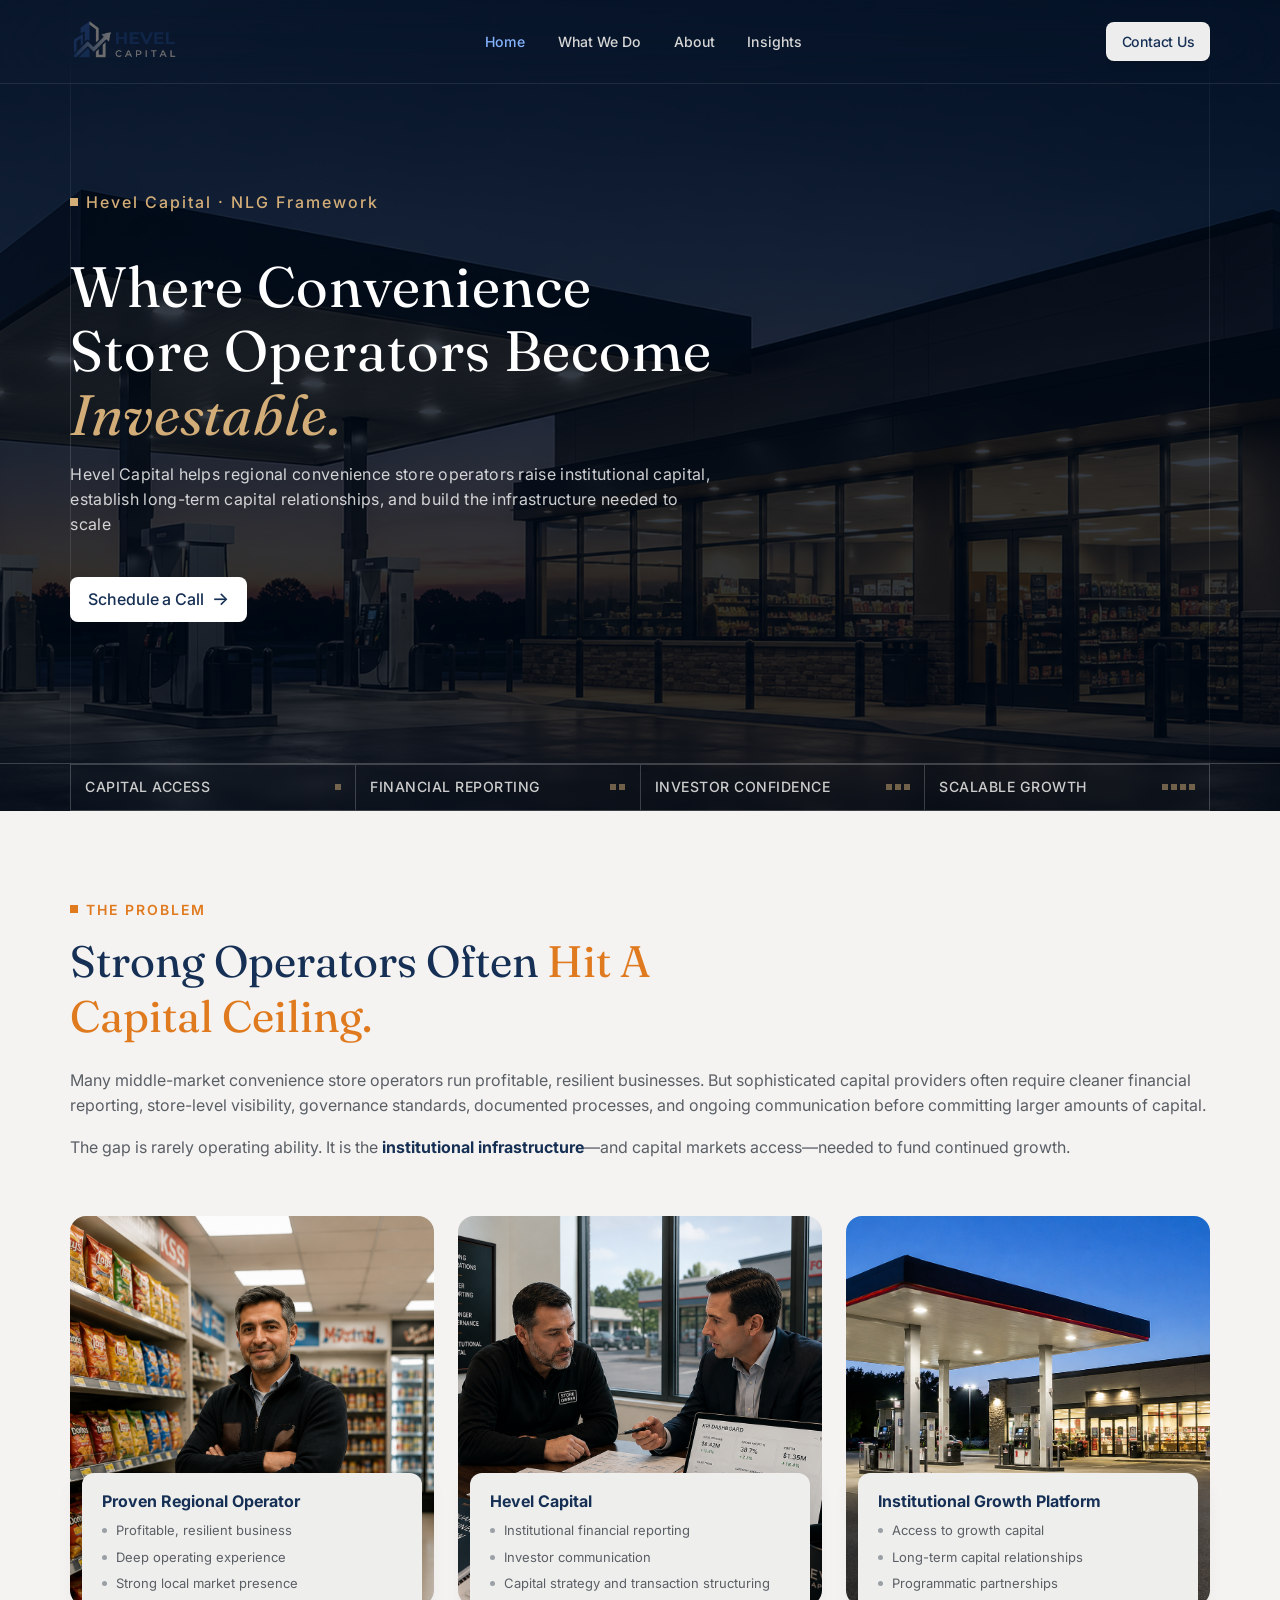
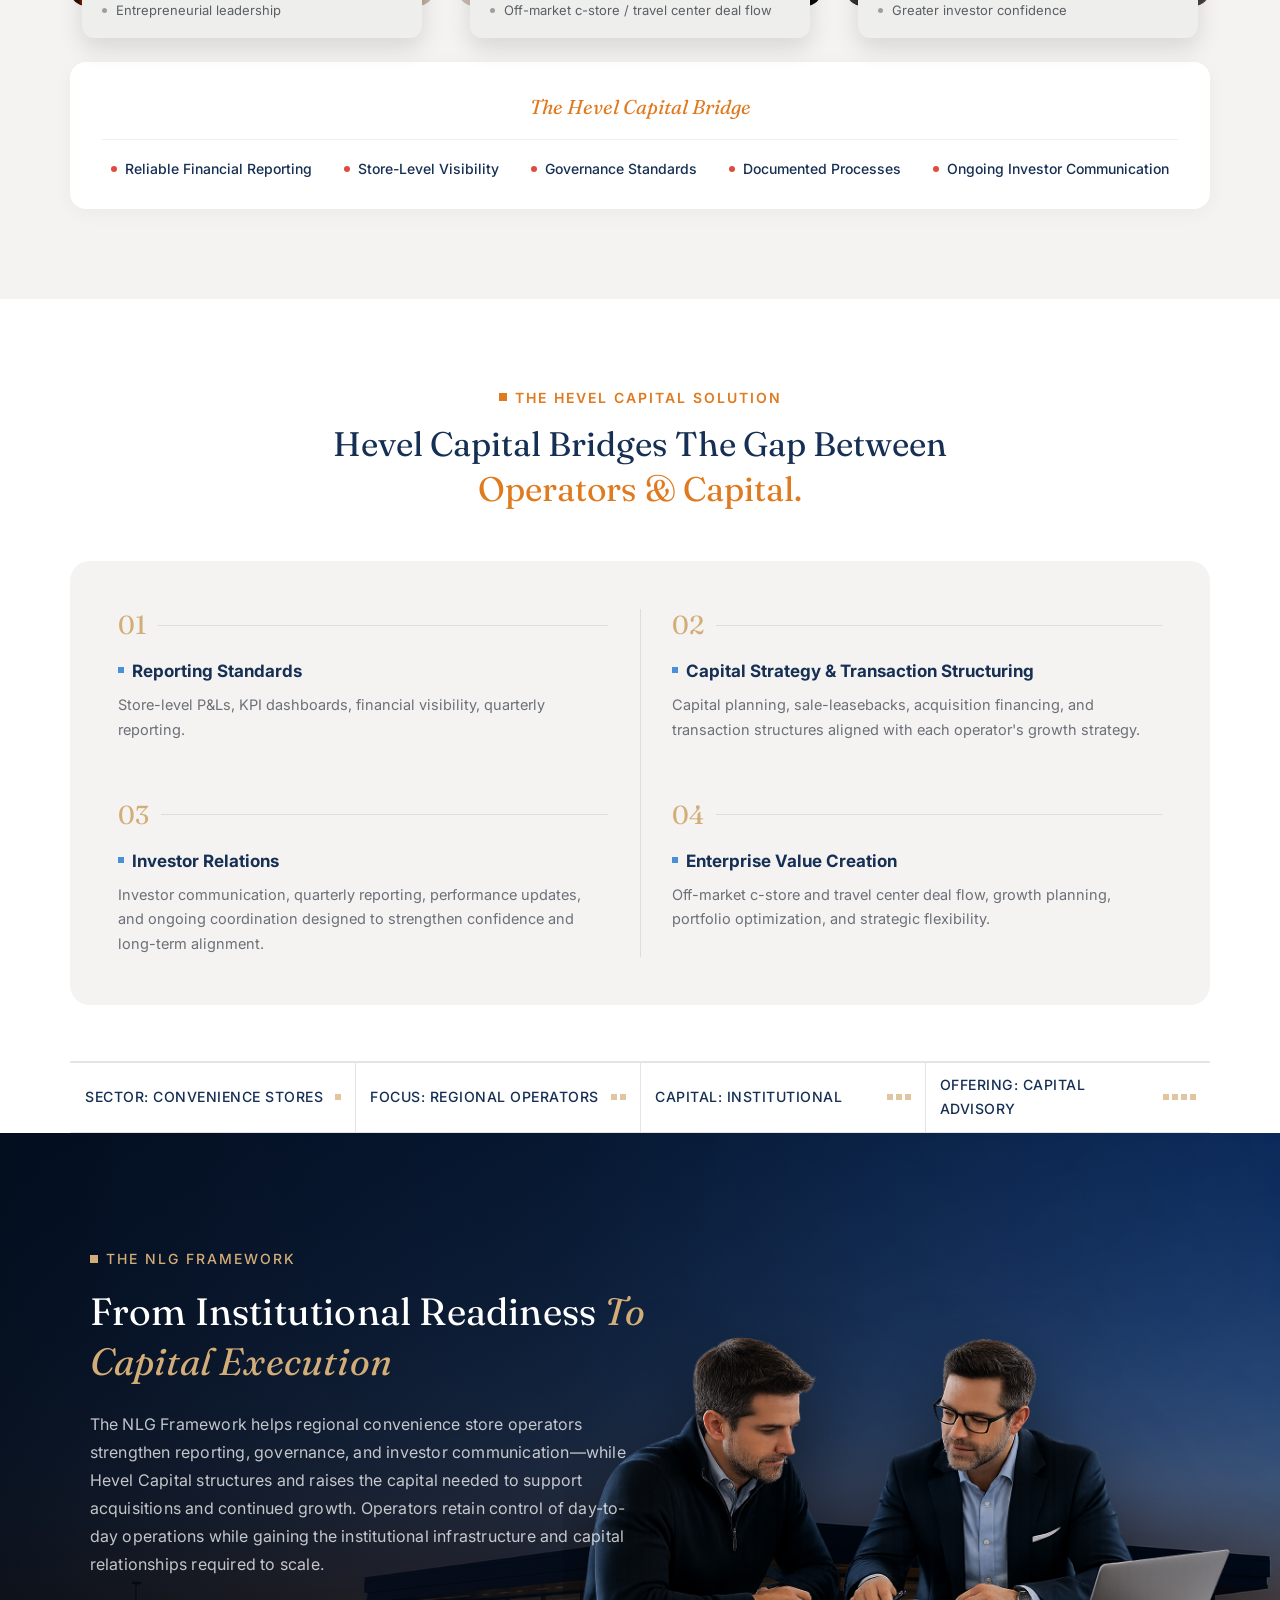
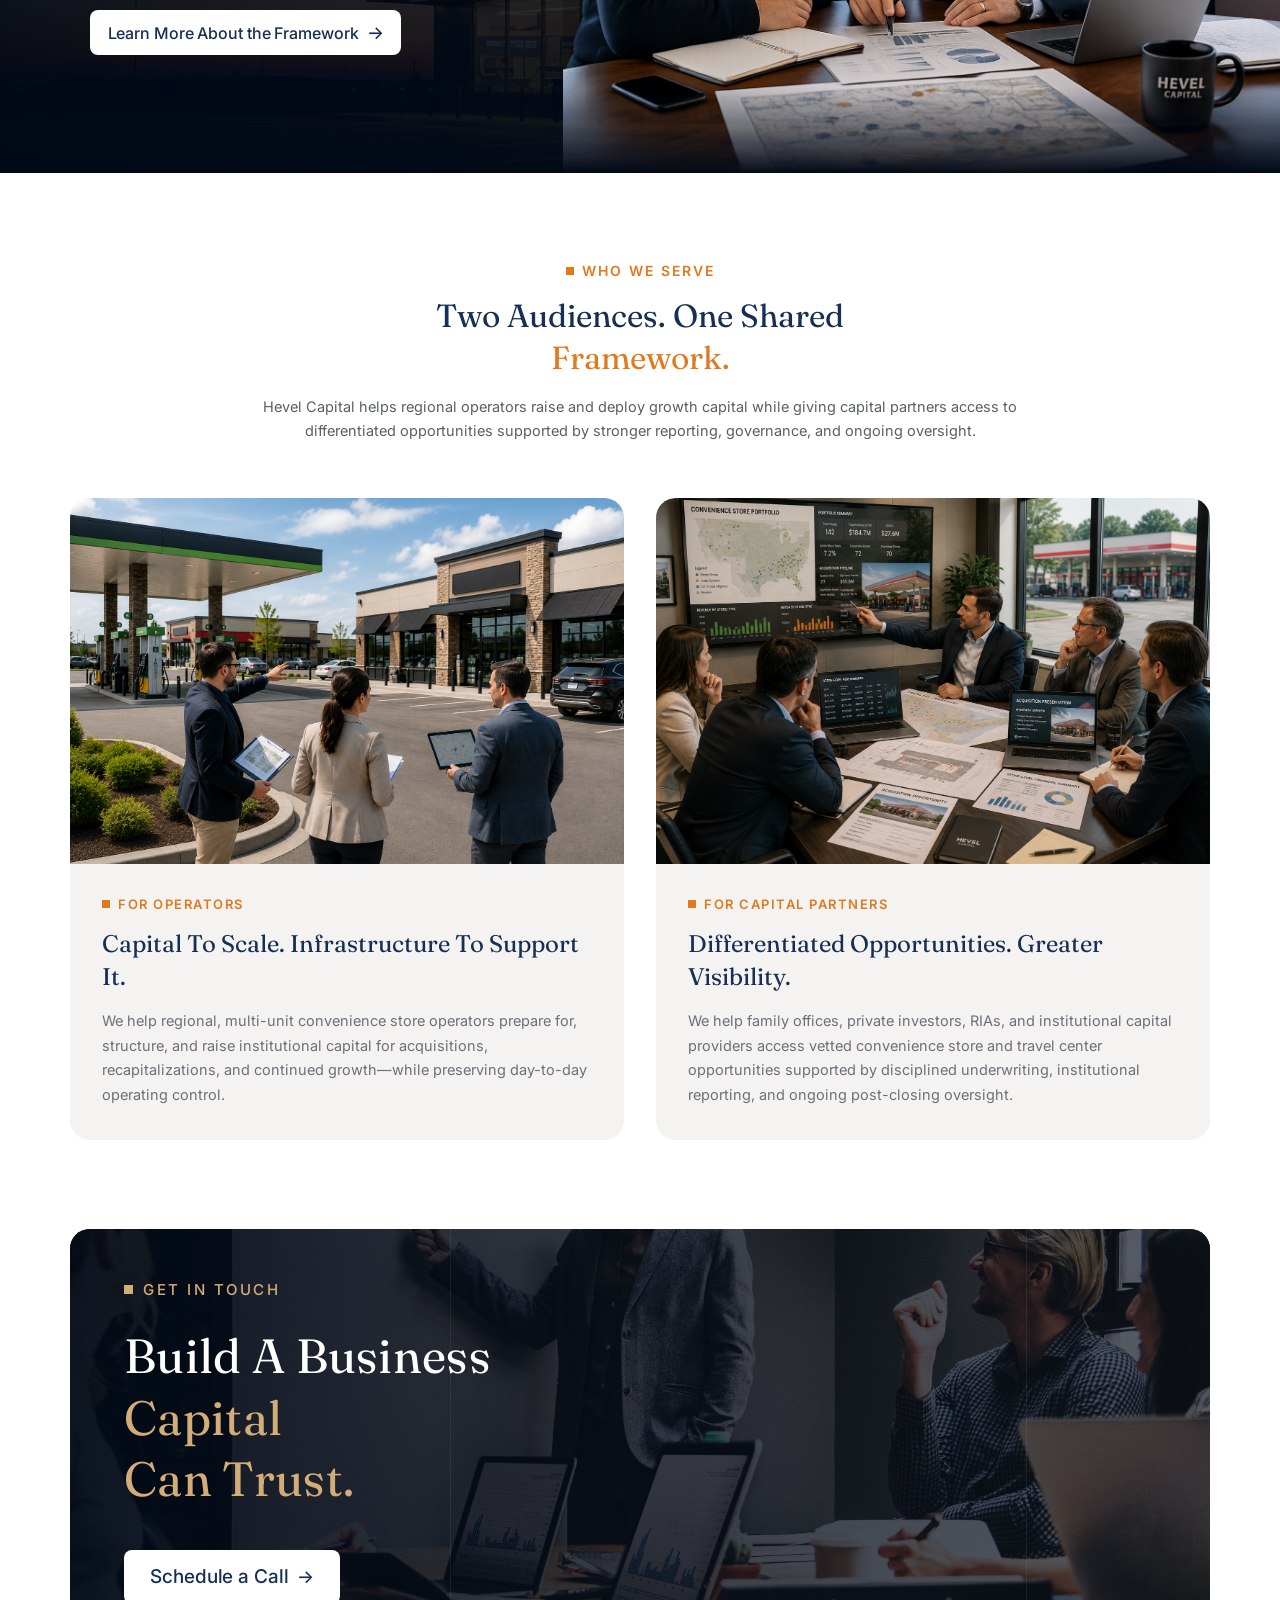
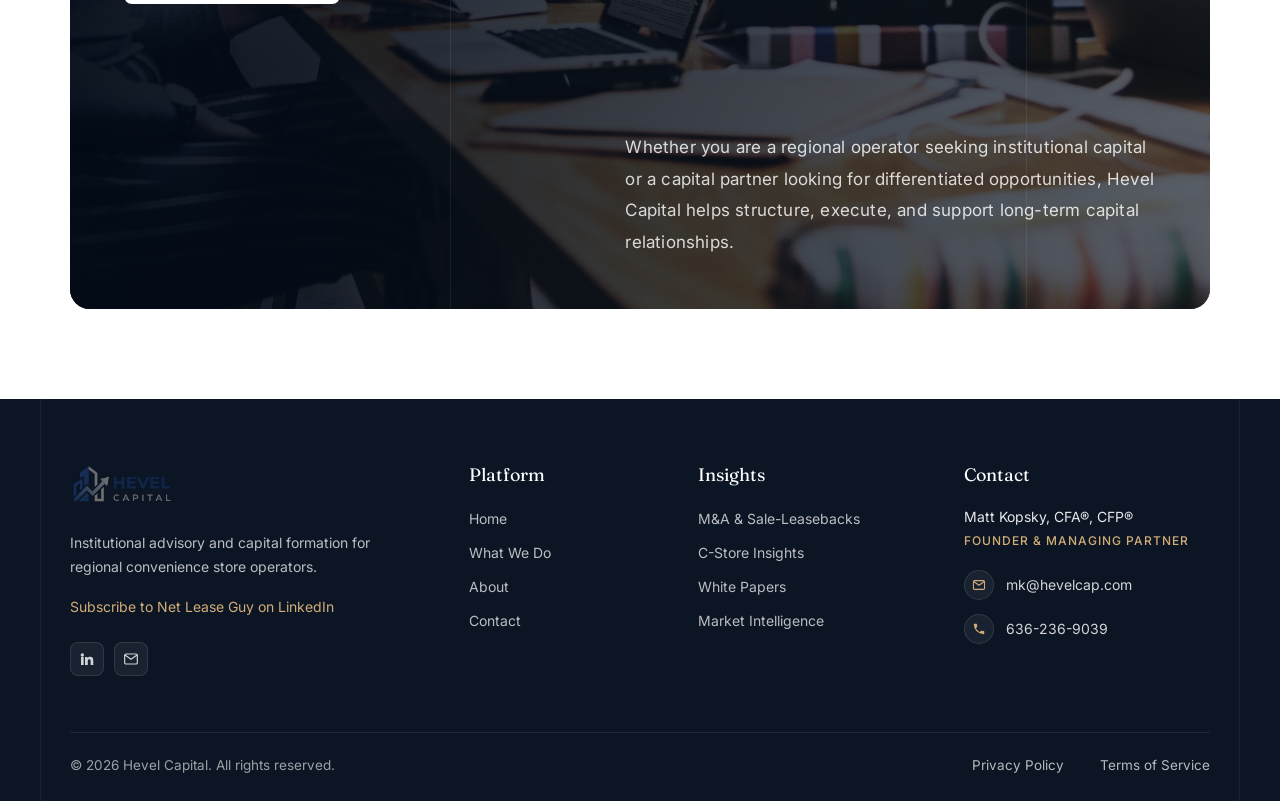
<file: index.html>
<!DOCTYPE html>
<html lang="en">
<head>
<meta charset="UTF-8">
<meta name="viewport" content="width=device-width, initial-scale=1.0">
<title>Hevel Capital</title>
<link rel="preconnect" href="https://fonts.googleapis.com">
<link rel="preconnect" href="https://fonts.gstatic.com" crossorigin>
<link href="https://fonts.googleapis.com/css2?family=Fraunces:ital,opsz,wght@0,9..144,400;1,9..144,400&family=Inter:wght@400;500;600;700&display=swap" rel="stylesheet">
<link rel="stylesheet" href="css/style.css">
</head>
<body>

<header class="hero-section">

  <nav class="navbar">
    <div class="logo">
      <a href="index.html"><img src="asset/home/logo.png" alt="Hevel Capital"></a>
    </div>

    <ul class="nav-links">
      <li><a href="index.html" class="active">Home</a></li>
      <li><a href="what-we-do.html">What We Do</a></li>
      <li><a href="about.html">About</a></li>
      <li><a href="insights.html">Insights</a></li>
    </ul>

    <a href="contact.html" class="btn btn-contact">Contact Us</a>
  </nav>

  <div class="hero-bg">
    <img src="asset/home/hero_background.png" alt="">
  </div>

  <div class="hero-guides" aria-hidden="true">
    <span class="v-line v-line--left"></span>
    <span class="v-line v-line--right"></span>
  </div>

  <div class="hero-content">
    <div class="hero-eyebrow">
      <span class="dot"></span>
      <span>Hevel Capital · NLG Framework</span>
    </div>

    <div class="hero-copy">
      <h1>Where Convenience Store Operators Become <em>Investable.</em></h1>
      <p>Hevel Capital helps regional convenience store operators raise institutional capital, establish long-term capital relationships, and build the infrastructure needed to scale</p>
    </div>

    <a href="#" class="btn btn-primary">Schedule a Call <span class="arrow">→</span></a>
  </div>

  <div class="hero-strip">
    <div class="strip-item">
      <span>Capital Access</span>
      <i class="dots"><b></b></i>
    </div>
    <div class="strip-item">
      <span>Financial Reporting</span>
      <i class="dots"><b></b><b></b></i>
    </div>
    <div class="strip-item">
      <span>Investor Confidence</span>
      <i class="dots"><b></b><b></b><b></b></i>
    </div>
    <div class="strip-item">
      <span>Scalable Growth</span>
      <i class="dots"><b></b><b></b><b></b><b></b></i>
    </div>
  </div>

</header>

<section class="ceiling-section">
  <div class="ceiling-container">

    <div class="ceiling-eyebrow">
      <span class="dot"></span>
      <span>The Problem</span>
    </div>

    <h2 class="ceiling-heading">Strong Operators Often <span class="accent">Hit A Capital Ceiling.</span></h2>

    <p class="ceiling-text">Many middle-market convenience store operators run profitable, resilient businesses. But sophisticated capital providers often require cleaner financial reporting, store-level visibility, governance standards, documented processes, and ongoing communication before committing larger amounts of capital.</p>

    <p class="ceiling-text ceiling-text--bold">The gap is rarely operating ability. It is the <strong>institutional infrastructure</strong>—and capital markets access—needed to fund continued growth.</p>

    <div class="ceiling-cards">

      <div class="ceiling-card">
        <img src="asset/home/capital_celling_1.png" alt="Proven Regional Operator">
        <div class="ceiling-card-info">
          <h3>Proven Regional Operator</h3>
          <ul>
            <li>Profitable, resilient business</li>
            <li>Deep operating experience</li>
            <li>Strong local market presence</li>
            <li>Entrepreneurial leadership</li>
          </ul>
        </div>
      </div>

      <div class="ceiling-card">
        <img src="asset/home/capital_celling_2.png" alt="Hevel Capital">
        <div class="ceiling-card-info">
          <h3>Hevel Capital</h3>
          <ul>
            <li>Institutional financial reporting</li>
            <li>Investor communication</li>
            <li>Capital strategy and transaction structuring</li>
            <li>Off-market c-store / travel center deal flow</li>
          </ul>
        </div>
      </div>

      <div class="ceiling-card">
        <img src="asset/home/capital_celling_3.png" alt="Institutional Growth Platform">
        <div class="ceiling-card-info">
          <h3>Institutional Growth Platform</h3>
          <ul>
            <li>Access to growth capital</li>
            <li>Long-term capital relationships</li>
            <li>Programmatic partnerships</li>
            <li>Greater investor confidence</li>
          </ul>
        </div>
      </div>

    </div>

    <div class="ceiling-bridge">
      <h4>The Hevel Capital Bridge</h4>
      <div class="ceiling-bridge-list">
        <span><i></i>Reliable Financial Reporting</span>
        <span><i></i>Store-Level Visibility</span>
        <span><i></i>Governance Standards</span>
        <span><i></i>Documented Processes</span>
        <span><i></i>Ongoing Investor Communication</span>
      </div>
    </div>

  </div>
</section>

<section class="solution-section">
  <div class="solution-container">

    <div class="solution-eyebrow">
      <span class="dot"></span>
      <span>The Hevel Capital Solution</span>
    </div>

    <h2 class="solution-heading">Hevel Capital Bridges The Gap Between<br><span class="accent">Operators &amp; Capital.</span></h2>

    <div class="solution-grid">

      <div class="solution-card">
        <div class="solution-card-head">
          <span class="solution-num">01</span>
          <span class="solution-rule"></span>
        </div>
        <h4><i></i>Reporting Standards</h4>
        <p>Store-level P&amp;Ls, KPI dashboards, financial visibility, quarterly reporting.</p>
      </div>

      <div class="solution-card">
        <div class="solution-card-head">
          <span class="solution-num">02</span>
          <span class="solution-rule"></span>
        </div>
        <h4><i></i>Capital Strategy &amp; Transaction Structuring</h4>
        <p>Capital planning, sale-leasebacks, acquisition financing, and transaction structures aligned with each operator's growth strategy.</p>
      </div>

      <div class="solution-card">
        <div class="solution-card-head">
          <span class="solution-num">03</span>
          <span class="solution-rule"></span>
        </div>
        <h4><i></i>Investor Relations</h4>
        <p>Investor communication, quarterly reporting, performance updates, and ongoing coordination designed to strengthen confidence and long-term alignment.</p>
      </div>

      <div class="solution-card">
        <div class="solution-card-head">
          <span class="solution-num">04</span>
          <span class="solution-rule"></span>
        </div>
        <h4><i></i>Enterprise Value Creation</h4>
        <p>Off-market c-store and travel center deal flow, growth planning, portfolio optimization, and strategic flexibility.</p>
      </div>

    </div>

  </div>

  <div class="solution-strip">
    <div class="strip-item strip-item--light">
      <span>Sector: Convenience Stores</span>
      <i class="dots"><b></b></i>
    </div>
    <div class="strip-item strip-item--light">
      <span>Focus: Regional Operators</span>
      <i class="dots"><b></b><b></b></i>
    </div>
    <div class="strip-item strip-item--light">
      <span>Capital: Institutional</span>
      <i class="dots"><b></b><b></b><b></b></i>
    </div>
    <div class="strip-item strip-item--light">
      <span>Offering: Capital Advisory</span>
      <i class="dots"><b></b><b></b><b></b><b></b></i>
    </div>
  </div>
</section>

<section class="nlg-section">
  <div class="nlg-bg">
    <img src="asset/home/nlg_framework_backgorund.png" alt="">
  </div>

  <div class="nlg-content">
    <div class="nlg-eyebrow">
      <span class="dot"></span>
      <span>The NLG Framework</span>
    </div>

    <h2 class="nlg-heading">From Institutional Readiness <em>To</em><br><em>Capital Execution</em></h2>

    <p class="nlg-text">The NLG Framework helps regional convenience store operators strengthen reporting, governance, and investor communication—while Hevel Capital structures and raises the capital needed to support acquisitions and continued growth. Operators retain control of day-to-day operations while gaining the institutional infrastructure and capital relationships required to scale.</p>

    <a href="nlg-framework.html" class="btn btn-primary">Learn More About the Framework <span class="arrow">→</span></a>
  </div>

  <div class="nlg-image">
    <img src="asset/home/nlg-frameerork_img.png" alt="Hevel Capital team reviewing growth strategy">
  </div>
</section>

<section class="audience-section">
  <div class="audience-container">

    <div class="audience-eyebrow">
      <span class="dot"></span>
      <span>Who We Serve</span>
    </div>

    <h2 class="audience-heading">Two Audiences. One Shared<br><span class="accent">Framework.</span></h2>

    <p class="audience-text">Hevel Capital helps regional operators raise and deploy growth capital while giving capital partners access to differentiated opportunities supported by stronger reporting, governance, and ongoing oversight.</p>

    <div class="audience-grid">

      <div class="audience-card">
        <div class="audience-card-img">
          <img src="asset/home/operator.png" alt="For Operators">
        </div>
        <div class="audience-card-body">
          <div class="audience-tag">
            <span class="dot"></span>
            <span>For Operators</span>
          </div>
          <h3>Capital To Scale. Infrastructure To Support It.</h3>
          <p>We help regional, multi-unit convenience store operators prepare for, structure, and raise institutional capital for acquisitions, recapitalizations, and continued growth—while preserving day-to-day operating control.</p>
        </div>
      </div>

      <div class="audience-card">
        <div class="audience-card-img">
          <img src="asset/home/capital_partner.png" alt="For Capital Partners">
        </div>
        <div class="audience-card-body">
          <div class="audience-tag">
            <span class="dot"></span>
            <span>For Capital Partners</span>
          </div>
          <h3>Differentiated Opportunities. Greater Visibility.</h3>
          <p>We help family offices, private investors, RIAs, and institutional capital providers access vetted convenience store and travel center opportunities supported by disciplined underwriting, institutional reporting, and ongoing post-closing oversight.</p>
        </div>
      </div>

    </div>

  </div>
</section>

<section class="touch-section">
  <div class="touch-card">

    <div class="touch-bg">
      <img src="asset/home/get_in_touch_background.jpg" alt="">
    </div>

    <div class="touch-lines" aria-hidden="true">
      <span></span>
      <span></span>
    </div>

    <div class="touch-inner">
      <div class="touch-left">
        <div class="touch-eyebrow">
          <span class="dot"></span>
          <span>Get In Touch</span>
        </div>

        <h2 class="touch-heading">Build A Business <em>Capital<br>Can Trust.</em></h2>

        <a href="#" class="btn btn-primary">Schedule a Call <span class="arrow">→</span></a>
      </div>

      <p class="touch-text">Whether you are a regional operator seeking institutional capital or a capital partner looking for differentiated opportunities, Hevel Capital helps structure, execute, and support long-term capital relationships.</p>
    </div>

  </div>
</section>

<footer class="site-footer">
  <div class="footer-lines" aria-hidden="true">
    <span></span>
    <span></span>
  </div>

  <div class="footer-top">

    <div class="footer-brand">
      <div class="footer-logo">
        <a href="index.html"><img src="asset/home/logo.png" alt="Hevel Capital"></a>
      </div>
      <p class="footer-about">Institutional advisory and capital formation for regional convenience store operators.</p>
      <a href="#" class="footer-subscribe">Subscribe to Net Lease Guy on LinkedIn</a>
      <div class="footer-social">
        <a href="#" aria-label="LinkedIn">
          <svg viewBox="0 0 24 24" fill="currentColor" width="16" height="16"><path d="M4.98 3.5a2.5 2.5 0 1 1 0 5 2.5 2.5 0 0 1 0-5zM3 9h4v12H3zM9 9h3.8v1.71h.05c.53-.95 1.83-1.96 3.77-1.96 4.03 0 4.78 2.5 4.78 5.76V21h-4v-5.57c0-1.33-.03-3.05-1.95-3.05-1.95 0-2.25 1.45-2.25 2.95V21H9z"/></svg>
        </a>
        <a href="#" aria-label="Email">
          <svg viewBox="0 0 24 24" fill="none" stroke="currentColor" stroke-width="1.8" width="16" height="16"><rect x="2.5" y="4.5" width="19" height="15" rx="2"/><path d="m3 6 9 6.5L21 6"/></svg>
        </a>
      </div>
    </div>

    <div class="footer-col">
      <h4>Platform</h4>
      <ul>
        <li><a href="index.html">Home</a></li>
        <li><a href="what-we-do.html">What We Do</a></li>
        <li><a href="about.html">About</a></li>
        <li><a href="contact.html">Contact</a></li>
      </ul>
    </div>

    <div class="footer-col">
      <h4>Insights</h4>
      <ul>
        <li><a href="#">M&amp;A &amp; Sale-Leasebacks</a></li>
        <li><a href="#">C-Store Insights</a></li>
        <li><a href="#">White Papers</a></li>
        <li><a href="#">Market Intelligence</a></li>
      </ul>
    </div>

    <div class="footer-col footer-contact">
      <h4>Contact</h4>
      <p class="footer-name">Matt Kopsky, CFA®, CFP®</p>
      <p class="footer-role">Founder &amp; Managing Partner</p>
      <a href="mailto:mk@hevelcap.com" class="footer-contact-item">
        <span class="footer-icon">
          <svg viewBox="0 0 24 24" fill="none" stroke="currentColor" stroke-width="1.8" width="14" height="14"><rect x="2.5" y="4.5" width="19" height="15" rx="2"/><path d="m3 6 9 6.5L21 6"/></svg>
        </span>
        mk@hevelcap.com
      </a>
      <a href="tel:6362369039" class="footer-contact-item">
        <span class="footer-icon">
          <svg viewBox="0 0 24 24" fill="currentColor" width="14" height="14"><path d="M6.6 10.8a15.1 15.1 0 0 0 6.6 6.6l2.2-2.2a1 1 0 0 1 1-.24 11.4 11.4 0 0 0 3.6.57 1 1 0 0 1 1 1V20a1 1 0 0 1-1 1A17 17 0 0 1 3 4a1 1 0 0 1 1-1h3.5a1 1 0 0 1 1 1c0 1.25.2 2.46.57 3.6a1 1 0 0 1-.25 1z"/></svg>
        </span>
        636-236-9039
      </a>
    </div>

  </div>

  <div class="footer-bottom">
    <p>© 2026 Hevel Capital. All rights reserved.</p>
    <div class="footer-legal">
      <a href="#">Privacy Policy</a>
      <a href="#">Terms of Service</a>
    </div>
  </div>
</footer>

</body>
</html>
</file>
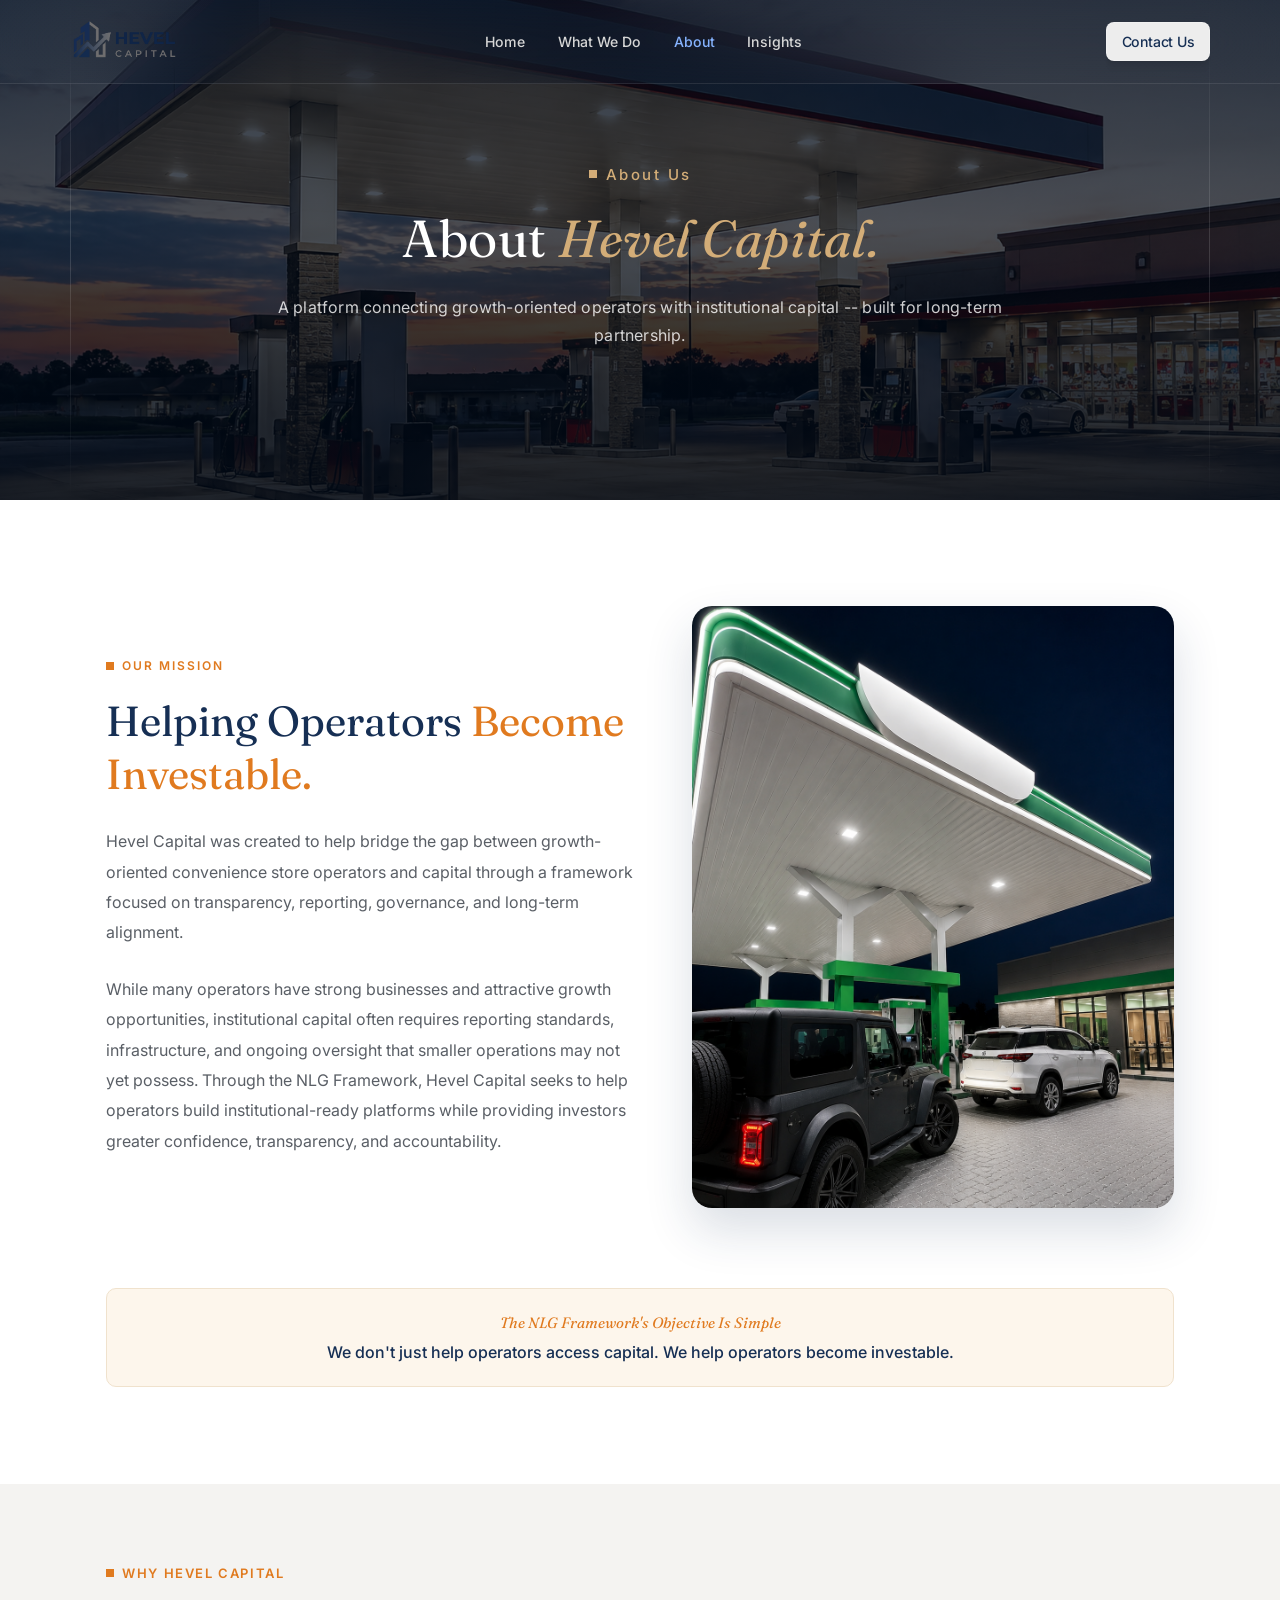
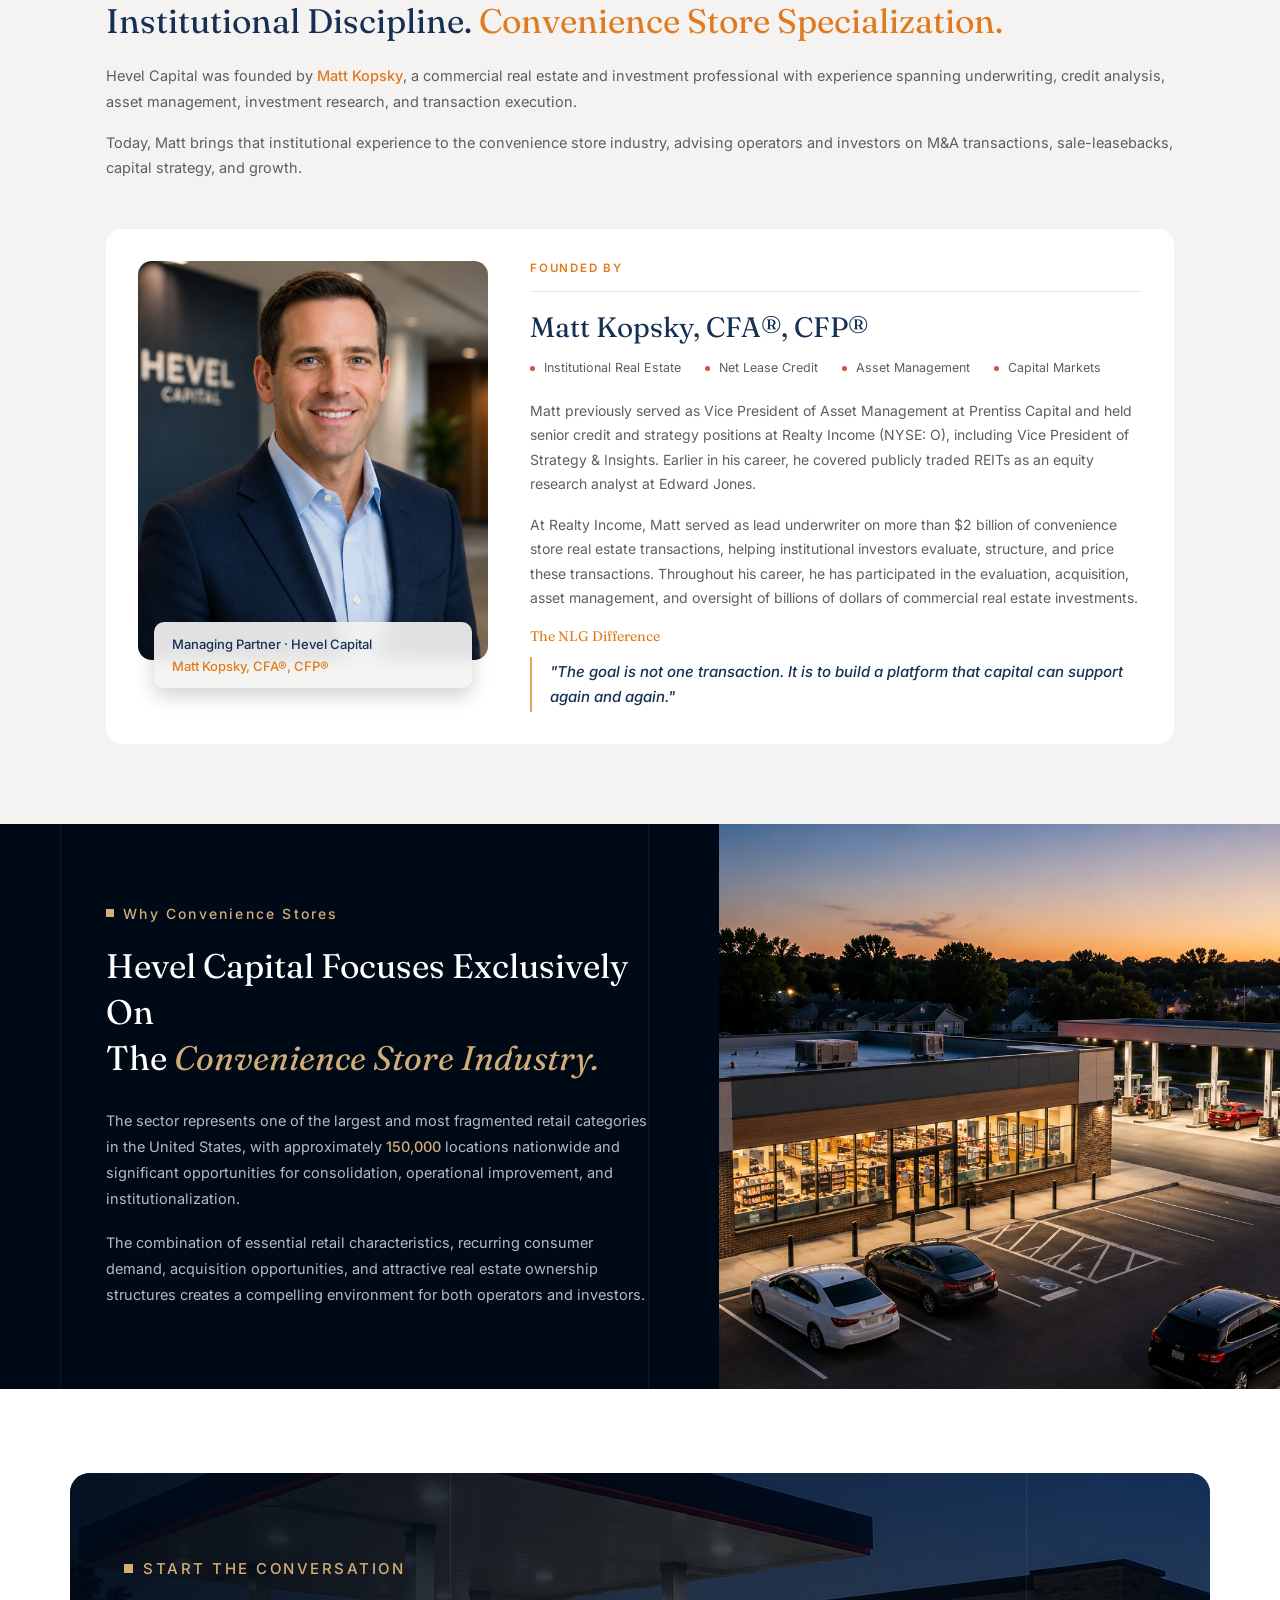
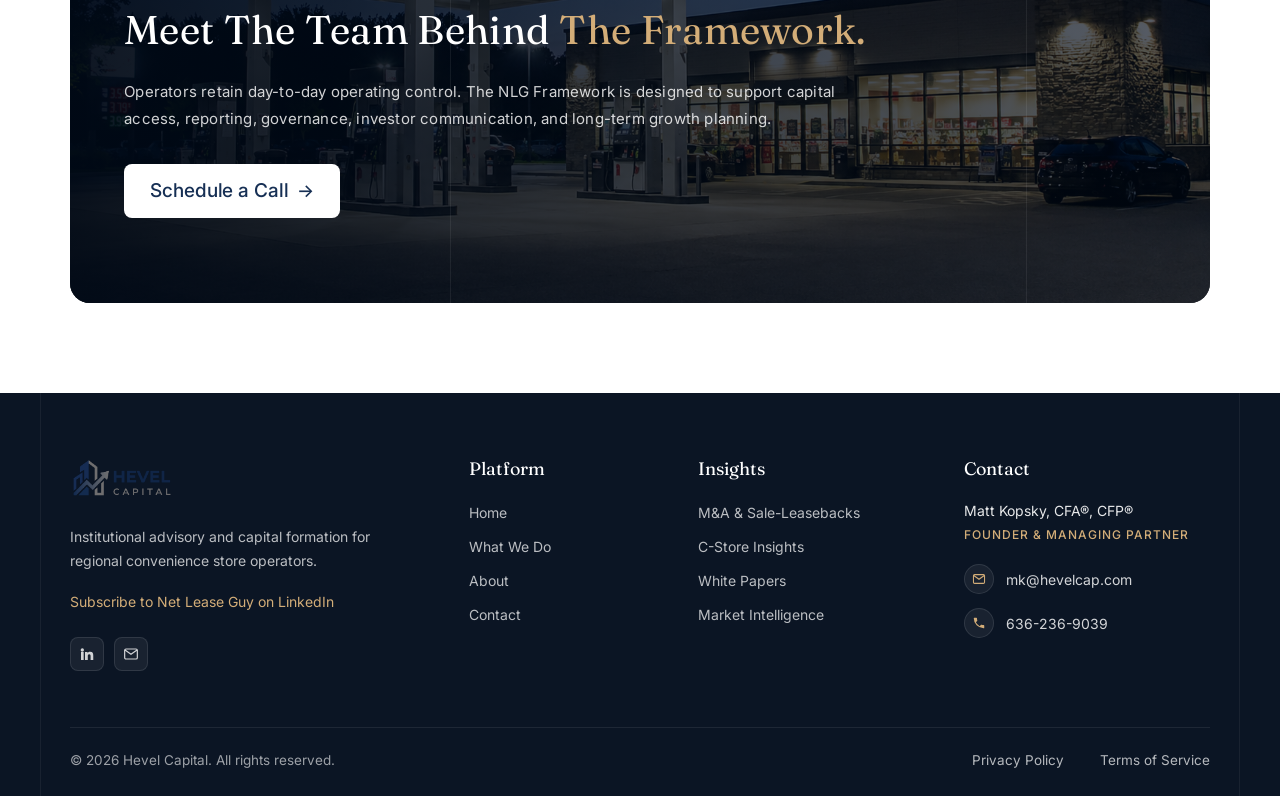
<file: about.html>
<!DOCTYPE html>
<html lang="en">
<head>
<meta charset="UTF-8">
<meta name="viewport" content="width=device-width, initial-scale=1.0">
<title>About | Hevel Capital</title>
<link rel="preconnect" href="https://fonts.googleapis.com">
<link rel="preconnect" href="https://fonts.gstatic.com" crossorigin>
<link href="https://fonts.googleapis.com/css2?family=Fraunces:ital,opsz,wght@0,9..144,400;1,9..144,400&family=Inter:wght@400;500;600;700&display=swap" rel="stylesheet">
<link rel="stylesheet" href="css/style.css">
</head>
<body>

<header class="breadcrumb-section">

  <nav class="navbar">
    <div class="logo">
      <a href="index.html"><img src="asset/home/logo.png" alt="Hevel Capital"></a>
    </div>

    <ul class="nav-links">
      <li><a href="index.html">Home</a></li>
      <li><a href="what-we-do.html">What We Do</a></li>
      <li><a href="about.html" class="active">About</a></li>
      <li><a href="insights.html">Insights</a></li>
    </ul>

    <a href="contact.html" class="btn btn-contact">Contact Us</a>
  </nav>

  <div class="breadcrumb-bg">
    <img src="asset/breadcrumb/breadcrumb_back.png" alt="">
  </div>

  <div class="breadcrumb-guides" aria-hidden="true">
    <span class="v-line v-line--left"></span>
    <span class="v-line v-line--right"></span>
  </div>

  <div class="breadcrumb-content">
    <div class="breadcrumb-eyebrow">
      <span class="dot"></span>
      <span>About Us</span>
    </div>

    <h1 class="breadcrumb-heading">About <em>Hevel Capital.</em></h1>

    <p class="breadcrumb-text">A platform connecting growth-oriented operators with institutional capital -- built for long-term partnership.</p>
  </div>

</header>

<section class="mission-section">
  <div class="mission-row">
    <div class="mission-copy">
      <div class="service-eyebrow">
        <span class="dot"></span>
        <span>Our Mission</span>
      </div>

      <h2 class="service-heading">Helping Operators <em>Become<br>Investable.</em></h2>

      <p class="service-text">Hevel Capital was created to help bridge the gap between growth-oriented convenience store operators and capital through a framework focused on transparency, reporting, governance, and long-term alignment.</p>

      <p class="service-text">While many operators have strong businesses and attractive growth opportunities, institutional capital often requires reporting standards, infrastructure, and ongoing oversight that smaller operations may not yet possess. Through the NLG Framework, Hevel Capital seeks to help operators build institutional-ready platforms while providing investors greater confidence, transparency, and accountability.</p>
    </div>

    <div class="service-media">
      <img src="asset/about/our_mission.png" alt="Our mission">
    </div>
  </div>

  <div class="mission-callout">
    <h4>The NLG Framework's Objective Is Simple</h4>
    <p>We don't just help operators access capital. We help operators become investable.</p>
  </div>
</section>

<section class="founder-section">
  <div class="founder-intro">
    <div class="service-eyebrow">
      <span class="dot"></span>
      <span>Why Hevel Capital</span>
    </div>

    <h2 class="founder-heading">Institutional Discipline. <em>Convenience Store Specialization.</em></h2>

    <p class="service-text">Hevel Capital was founded by <strong>Matt Kopsky</strong>, a commercial real estate and investment professional with experience spanning underwriting, credit analysis, asset management, investment research, and transaction execution.</p>

    <p class="service-text">Today, Matt brings that institutional experience to the convenience store industry, advising operators and investors on M&amp;A transactions, sale-leasebacks, capital strategy, and growth.</p>
  </div>

  <div class="founder-card">
    <div class="founder-photo">
      <img src="asset/about/founded_by.png" alt="Matt Kopsky">
      <div class="founder-photo-caption">
        <span class="founder-photo-role">Managing Partner · Hevel Capital</span>
        <span class="founder-photo-name">Matt Kopsky, CFA®, CFP®</span>
      </div>
    </div>

    <div class="founder-body">
      <span class="founder-label">Founded By</span>
      <h3 class="founder-name">Matt Kopsky, CFA®, CFP®</h3>

      <ul class="founder-tags">
        <li>Institutional Real Estate</li>
        <li>Net Lease Credit</li>
        <li>Asset Management</li>
        <li>Capital Markets</li>
      </ul>

      <p>Matt previously served as Vice President of Asset Management at Prentiss Capital and held senior credit and strategy positions at Realty Income (NYSE: O), including Vice President of Strategy &amp; Insights. Earlier in his career, he covered publicly traded REITs as an equity research analyst at Edward Jones.</p>

      <p>At Realty Income, Matt served as lead underwriter on more than $2 billion of convenience store real estate transactions, helping institutional investors evaluate, structure, and price these transactions. Throughout his career, he has participated in the evaluation, acquisition, asset management, and oversight of billions of dollars of commercial real estate investments.</p>

      <span class="founder-label founder-label--quote">The NLG Difference</span>
      <blockquote class="founder-quote">"The goal is not one transaction. It is to build a platform that capital can support again and again."</blockquote>
    </div>
  </div>
</section>

<section class="whycs-section">
  <div class="whycs-copy">
    <div class="whycs-lines" aria-hidden="true">
      <span></span>
      <span></span>
    </div>

    <div class="whycs-inner">
      <div class="whycs-eyebrow">
        <span class="dot"></span>
        <span>Why Convenience Stores</span>
      </div>

      <h2 class="whycs-heading">Hevel Capital Focuses Exclusively On<br>The <em>Convenience Store Industry.</em></h2>

      <p class="whycs-text">The sector represents one of the largest and most fragmented retail categories in the United States, with approximately <strong>150,000</strong> locations nationwide and significant opportunities for consolidation, operational improvement, and institutionalization.</p>

      <p class="whycs-text">The combination of essential retail characteristics, recurring consumer demand, acquisition opportunities, and attractive real estate ownership structures creates a compelling environment for both operators and investors.</p>
    </div>
  </div>

  <div class="whycs-media">
    <img src="asset/about/why_convenience_stores.png" alt="Why convenience stores">
  </div>
</section>

<section class="touch-section touch-section--spaced">
  <div class="touch-card touch-card--stack">

    <div class="touch-bg">
      <img src="asset/about/meet_the-team.png" alt="">
    </div>

    <div class="touch-lines" aria-hidden="true">
      <span></span>
      <span></span>
    </div>

    <div class="touch-inner">
      <div class="touch-left">
        <div class="touch-eyebrow">
          <span class="dot"></span>
          <span>Start The Conversation</span>
        </div>

        <h2 class="touch-heading">Meet The Team Behind <em>The Framework.</em></h2>

        <p class="touch-text">Operators retain day-to-day operating control. The NLG Framework is designed to support capital access, reporting, governance, investor communication, and long-term growth planning.</p>

        <a href="#" class="btn btn-primary">Schedule a Call <span class="arrow">→</span></a>
      </div>
    </div>

  </div>
</section>

<footer class="site-footer">
  <div class="footer-lines" aria-hidden="true">
    <span></span>
    <span></span>
  </div>

  <div class="footer-top">

    <div class="footer-brand">
      <div class="footer-logo">
        <a href="index.html"><img src="asset/home/logo.png" alt="Hevel Capital"></a>
      </div>
      <p class="footer-about">Institutional advisory and capital formation for regional convenience store operators.</p>
      <a href="#" class="footer-subscribe">Subscribe to Net Lease Guy on LinkedIn</a>
      <div class="footer-social">
        <a href="#" aria-label="LinkedIn">
          <svg viewBox="0 0 24 24" fill="currentColor" width="16" height="16"><path d="M4.98 3.5a2.5 2.5 0 1 1 0 5 2.5 2.5 0 0 1 0-5zM3 9h4v12H3zM9 9h3.8v1.71h.05c.53-.95 1.83-1.96 3.77-1.96 4.03 0 4.78 2.5 4.78 5.76V21h-4v-5.57c0-1.33-.03-3.05-1.95-3.05-1.95 0-2.25 1.45-2.25 2.95V21H9z"/></svg>
        </a>
        <a href="#" aria-label="Email">
          <svg viewBox="0 0 24 24" fill="none" stroke="currentColor" stroke-width="1.8" width="16" height="16"><rect x="2.5" y="4.5" width="19" height="15" rx="2"/><path d="m3 6 9 6.5L21 6"/></svg>
        </a>
      </div>
    </div>

    <div class="footer-col">
      <h4>Platform</h4>
      <ul>
        <li><a href="index.html">Home</a></li>
        <li><a href="what-we-do.html">What We Do</a></li>
        <li><a href="about.html">About</a></li>
        <li><a href="contact.html">Contact</a></li>
      </ul>
    </div>

    <div class="footer-col">
      <h4>Insights</h4>
      <ul>
        <li><a href="#">M&amp;A &amp; Sale-Leasebacks</a></li>
        <li><a href="#">C-Store Insights</a></li>
        <li><a href="#">White Papers</a></li>
        <li><a href="#">Market Intelligence</a></li>
      </ul>
    </div>

    <div class="footer-col footer-contact">
      <h4>Contact</h4>
      <p class="footer-name">Matt Kopsky, CFA®, CFP®</p>
      <p class="footer-role">Founder &amp; Managing Partner</p>
      <a href="mailto:mk@hevelcap.com" class="footer-contact-item">
        <span class="footer-icon">
          <svg viewBox="0 0 24 24" fill="none" stroke="currentColor" stroke-width="1.8" width="14" height="14"><rect x="2.5" y="4.5" width="19" height="15" rx="2"/><path d="m3 6 9 6.5L21 6"/></svg>
        </span>
        mk@hevelcap.com
      </a>
      <a href="tel:6362369039" class="footer-contact-item">
        <span class="footer-icon">
          <svg viewBox="0 0 24 24" fill="currentColor" width="14" height="14"><path d="M6.6 10.8a15.1 15.1 0 0 0 6.6 6.6l2.2-2.2a1 1 0 0 1 1-.24 11.4 11.4 0 0 0 3.6.57 1 1 0 0 1 1 1V20a1 1 0 0 1-1 1A17 17 0 0 1 3 4a1 1 0 0 1 1-1h3.5a1 1 0 0 1 1 1c0 1.25.2 2.46.57 3.6a1 1 0 0 1-.25 1z"/></svg>
        </span>
        636-236-9039
      </a>
    </div>

  </div>

  <div class="footer-bottom">
    <p>© 2026 Hevel Capital. All rights reserved.</p>
    <div class="footer-legal">
      <a href="#">Privacy Policy</a>
      <a href="#">Terms of Service</a>
    </div>
  </div>
</footer>

</body>
</html>
</file>
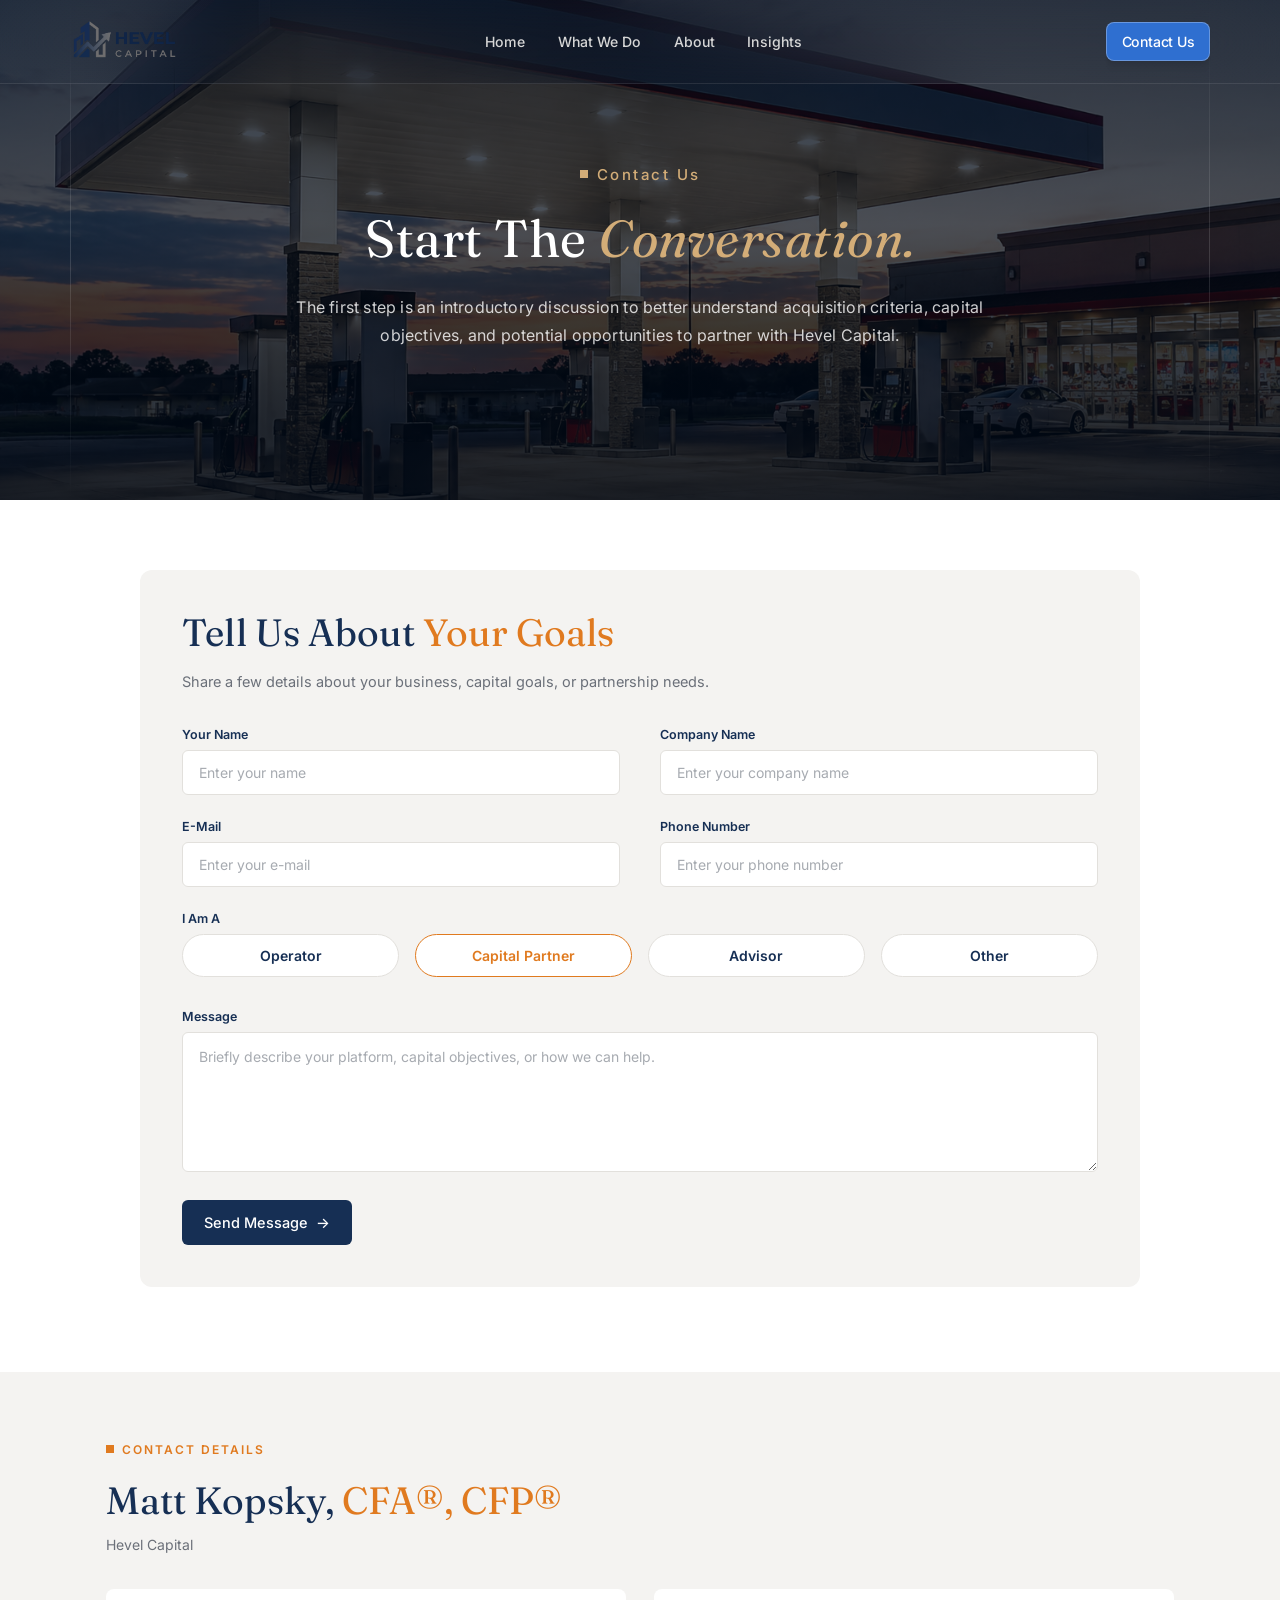
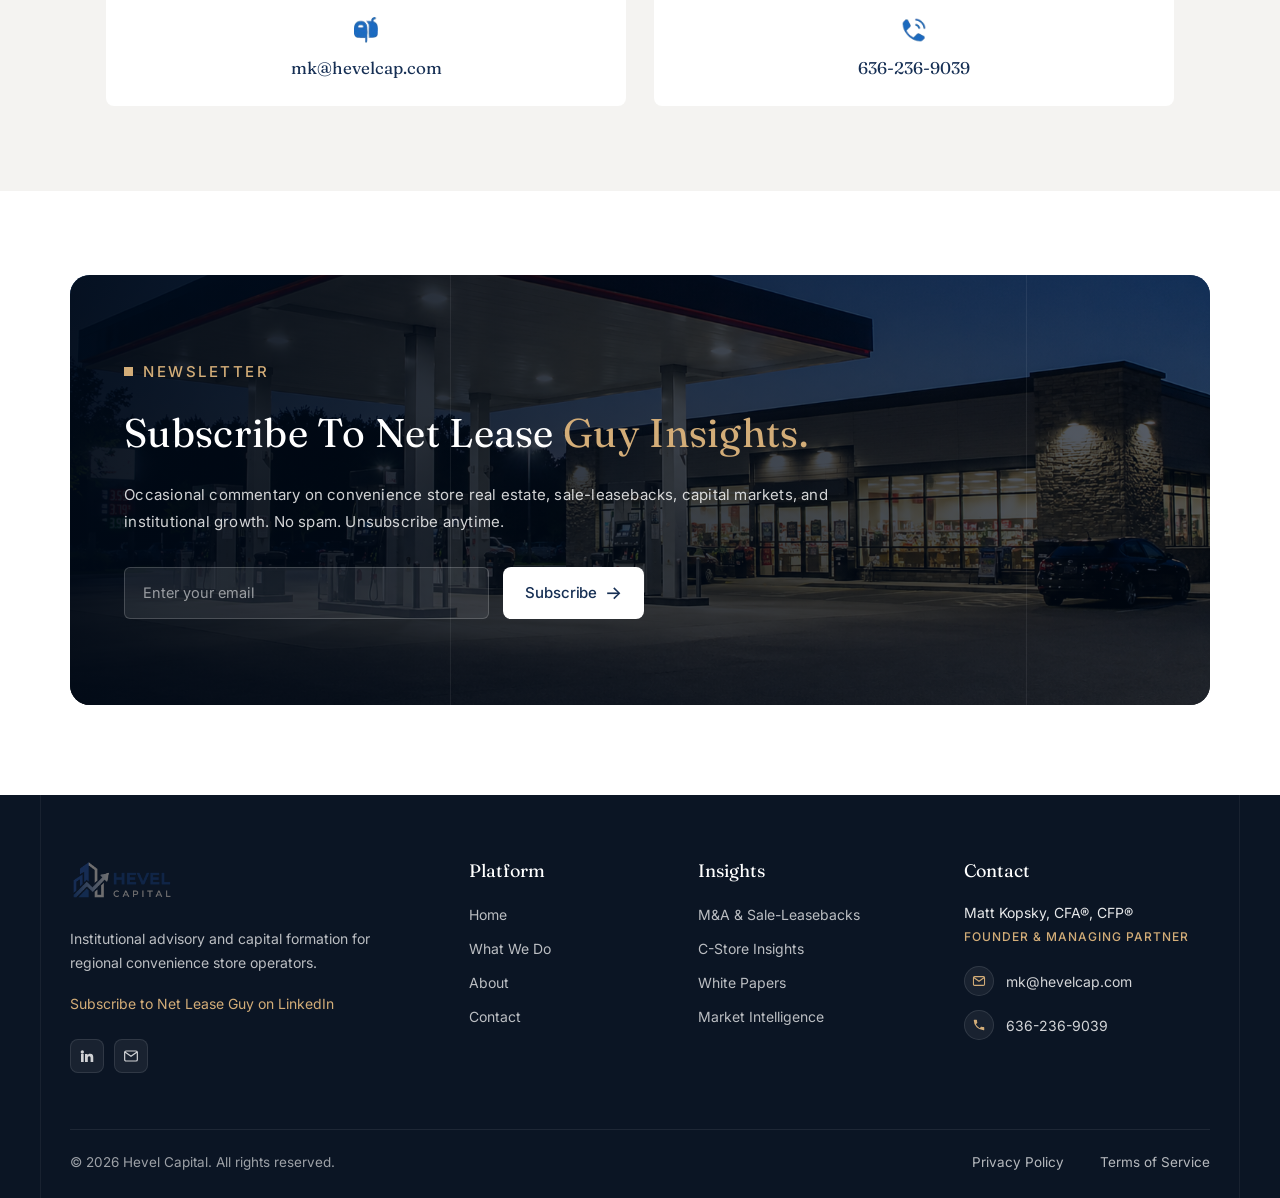
<file: contact.html>
<!DOCTYPE html>
<html lang="en">
<head>
<meta charset="UTF-8">
<meta name="viewport" content="width=device-width, initial-scale=1.0">
<title>Contact | Hevel Capital</title>
<link rel="preconnect" href="https://fonts.googleapis.com">
<link rel="preconnect" href="https://fonts.gstatic.com" crossorigin>
<link href="https://fonts.googleapis.com/css2?family=Fraunces:ital,opsz,wght@0,9..144,400;1,9..144,400&family=Inter:wght@400;500;600;700&display=swap" rel="stylesheet">
<link rel="stylesheet" href="css/style.css">
</head>
<body>

<header class="breadcrumb-section">

  <nav class="navbar">
    <div class="logo">
      <a href="index.html"><img src="asset/home/logo.png" alt="Hevel Capital"></a>
    </div>

    <ul class="nav-links">
      <li><a href="index.html">Home</a></li>
      <li><a href="what-we-do.html">What We Do</a></li>
      <li><a href="about.html">About</a></li>
      <li><a href="insights.html">Insights</a></li>
    </ul>

    <a href="contact.html" class="btn btn-contact btn-contact--active">Contact Us</a>
  </nav>

  <div class="breadcrumb-bg">
    <img src="asset/breadcrumb/breadcrumb_back.png" alt="">
  </div>

  <div class="breadcrumb-guides" aria-hidden="true">
    <span class="v-line v-line--left"></span>
    <span class="v-line v-line--right"></span>
  </div>

  <div class="breadcrumb-content">
    <div class="breadcrumb-eyebrow">
      <span class="dot"></span>
      <span>Contact Us</span>
    </div>

    <h1 class="breadcrumb-heading">Start The <em>Conversation.</em></h1>

    <p class="breadcrumb-text">The first step is an introductory discussion to better understand acquisition criteria, capital objectives, and potential opportunities to partner with Hevel Capital.</p>
  </div>

</header>

<section class="contact-section">
  <div class="contact-card">

    <h2 class="contact-heading">Tell Us About <em>Your Goals</em></h2>
    <p class="contact-sub">Share a few details about your business, capital goals, or partnership needs.</p>

    <form class="contact-form">

      <div class="contact-grid">
        <div class="field">
          <label for="name">Your Name</label>
          <input type="text" id="name" name="name" placeholder="Enter your name">
        </div>

        <div class="field">
          <label for="company">Company Name</label>
          <input type="text" id="company" name="company" placeholder="Enter your company name">
        </div>

        <div class="field">
          <label for="email">E-Mail</label>
          <input type="email" id="email" name="email" placeholder="Enter your e-mail">
        </div>

        <div class="field">
          <label for="phone">Phone Number</label>
          <input type="tel" id="phone" name="phone" placeholder="Enter your phone number">
        </div>
      </div>

      <div class="field">
        <span class="field-label">I Am A</span>
        <div class="pill-group">
          <label class="pill">
            <input type="radio" name="role" value="Operator">
            <span>Operator</span>
          </label>
          <label class="pill">
            <input type="radio" name="role" value="Capital Partner" checked>
            <span>Capital Partner</span>
          </label>
          <label class="pill">
            <input type="radio" name="role" value="Advisor">
            <span>Advisor</span>
          </label>
          <label class="pill">
            <input type="radio" name="role" value="Other">
            <span>Other</span>
          </label>
        </div>
      </div>

      <div class="field">
        <label for="message">Message</label>
        <textarea id="message" name="message" rows="5" placeholder="Briefly describe your platform, capital objectives, or how we can help."></textarea>
      </div>

      <button type="submit" class="btn btn-send">Send Message <span class="arrow">→</span></button>

    </form>
  </div>
</section>

<section class="details-section">
  <div class="details-inner">

    <div class="service-eyebrow">
      <span class="dot"></span>
      <span>Contact Details</span>
    </div>

    <h2 class="details-heading">Matt Kopsky, <em>CFA®, CFP®</em></h2>
    <p class="details-company">Hevel Capital</p>

    <div class="details-cards">
      <a href="mailto:mk@hevelcap.com" class="details-card">
        <span class="details-icon">
          <img src="asset/contact/mail_box.png" alt="">
        </span>
        <span class="details-value">mk@hevelcap.com</span>
      </a>

      <a href="tel:6362369039" class="details-card">
        <span class="details-icon">
          <img src="asset/contact/phone.png" alt="">
        </span>
        <span class="details-value">636-236-9039</span>
      </a>
    </div>

  </div>
</section>

<section class="touch-section touch-section--spaced">
  <div class="touch-card touch-card--stack">

    <div class="touch-bg">
      <img src="asset/about/meet_the-team.png" alt="">
    </div>

    <div class="touch-lines" aria-hidden="true">
      <span></span>
      <span></span>
    </div>

    <div class="touch-inner">
      <div class="touch-left">
        <div class="touch-eyebrow">
          <span class="dot"></span>
          <span>Newsletter</span>
        </div>

        <h2 class="touch-heading">Subscribe To Net Lease <em>Guy Insights.</em></h2>

        <p class="touch-text">Occasional commentary on convenience store real estate, sale-leasebacks, capital markets, and institutional growth. No spam. Unsubscribe anytime.</p>

        <form class="newsletter-form">
          <input type="email" name="email" placeholder="Enter your email" aria-label="Enter your email">
          <button type="submit" class="btn btn-primary">Subscribe <span class="arrow">→</span></button>
        </form>
      </div>
    </div>

  </div>
</section>

<footer class="site-footer">
  <div class="footer-lines" aria-hidden="true">
    <span></span>
    <span></span>
  </div>

  <div class="footer-top">

    <div class="footer-brand">
      <div class="footer-logo">
        <a href="index.html"><img src="asset/home/logo.png" alt="Hevel Capital"></a>
      </div>
      <p class="footer-about">Institutional advisory and capital formation for regional convenience store operators.</p>
      <a href="#" class="footer-subscribe">Subscribe to Net Lease Guy on LinkedIn</a>
      <div class="footer-social">
        <a href="#" aria-label="LinkedIn">
          <svg viewBox="0 0 24 24" fill="currentColor" width="16" height="16"><path d="M4.98 3.5a2.5 2.5 0 1 1 0 5 2.5 2.5 0 0 1 0-5zM3 9h4v12H3zM9 9h3.8v1.71h.05c.53-.95 1.83-1.96 3.77-1.96 4.03 0 4.78 2.5 4.78 5.76V21h-4v-5.57c0-1.33-.03-3.05-1.95-3.05-1.95 0-2.25 1.45-2.25 2.95V21H9z"/></svg>
        </a>
        <a href="#" aria-label="Email">
          <svg viewBox="0 0 24 24" fill="none" stroke="currentColor" stroke-width="1.8" width="16" height="16"><rect x="2.5" y="4.5" width="19" height="15" rx="2"/><path d="m3 6 9 6.5L21 6"/></svg>
        </a>
      </div>
    </div>

    <div class="footer-col">
      <h4>Platform</h4>
      <ul>
        <li><a href="index.html">Home</a></li>
        <li><a href="what-we-do.html">What We Do</a></li>
        <li><a href="about.html">About</a></li>
        <li><a href="contact.html">Contact</a></li>
      </ul>
    </div>

    <div class="footer-col">
      <h4>Insights</h4>
      <ul>
        <li><a href="#">M&amp;A &amp; Sale-Leasebacks</a></li>
        <li><a href="#">C-Store Insights</a></li>
        <li><a href="#">White Papers</a></li>
        <li><a href="#">Market Intelligence</a></li>
      </ul>
    </div>

    <div class="footer-col footer-contact">
      <h4>Contact</h4>
      <p class="footer-name">Matt Kopsky, CFA®, CFP®</p>
      <p class="footer-role">Founder &amp; Managing Partner</p>
      <a href="mailto:mk@hevelcap.com" class="footer-contact-item">
        <span class="footer-icon">
          <svg viewBox="0 0 24 24" fill="none" stroke="currentColor" stroke-width="1.8" width="14" height="14"><rect x="2.5" y="4.5" width="19" height="15" rx="2"/><path d="m3 6 9 6.5L21 6"/></svg>
        </span>
        mk@hevelcap.com
      </a>
      <a href="tel:6362369039" class="footer-contact-item">
        <span class="footer-icon">
          <svg viewBox="0 0 24 24" fill="currentColor" width="14" height="14"><path d="M6.6 10.8a15.1 15.1 0 0 0 6.6 6.6l2.2-2.2a1 1 0 0 1 1-.24 11.4 11.4 0 0 0 3.6.57 1 1 0 0 1 1 1V20a1 1 0 0 1-1 1A17 17 0 0 1 3 4a1 1 0 0 1 1-1h3.5a1 1 0 0 1 1 1c0 1.25.2 2.46.57 3.6a1 1 0 0 1-.25 1z"/></svg>
        </span>
        636-236-9039
      </a>
    </div>

  </div>

  <div class="footer-bottom">
    <p>© 2026 Hevel Capital. All rights reserved.</p>
    <div class="footer-legal">
      <a href="#">Privacy Policy</a>
      <a href="#">Terms of Service</a>
    </div>
  </div>
</footer>

</body>
</html>
</file>
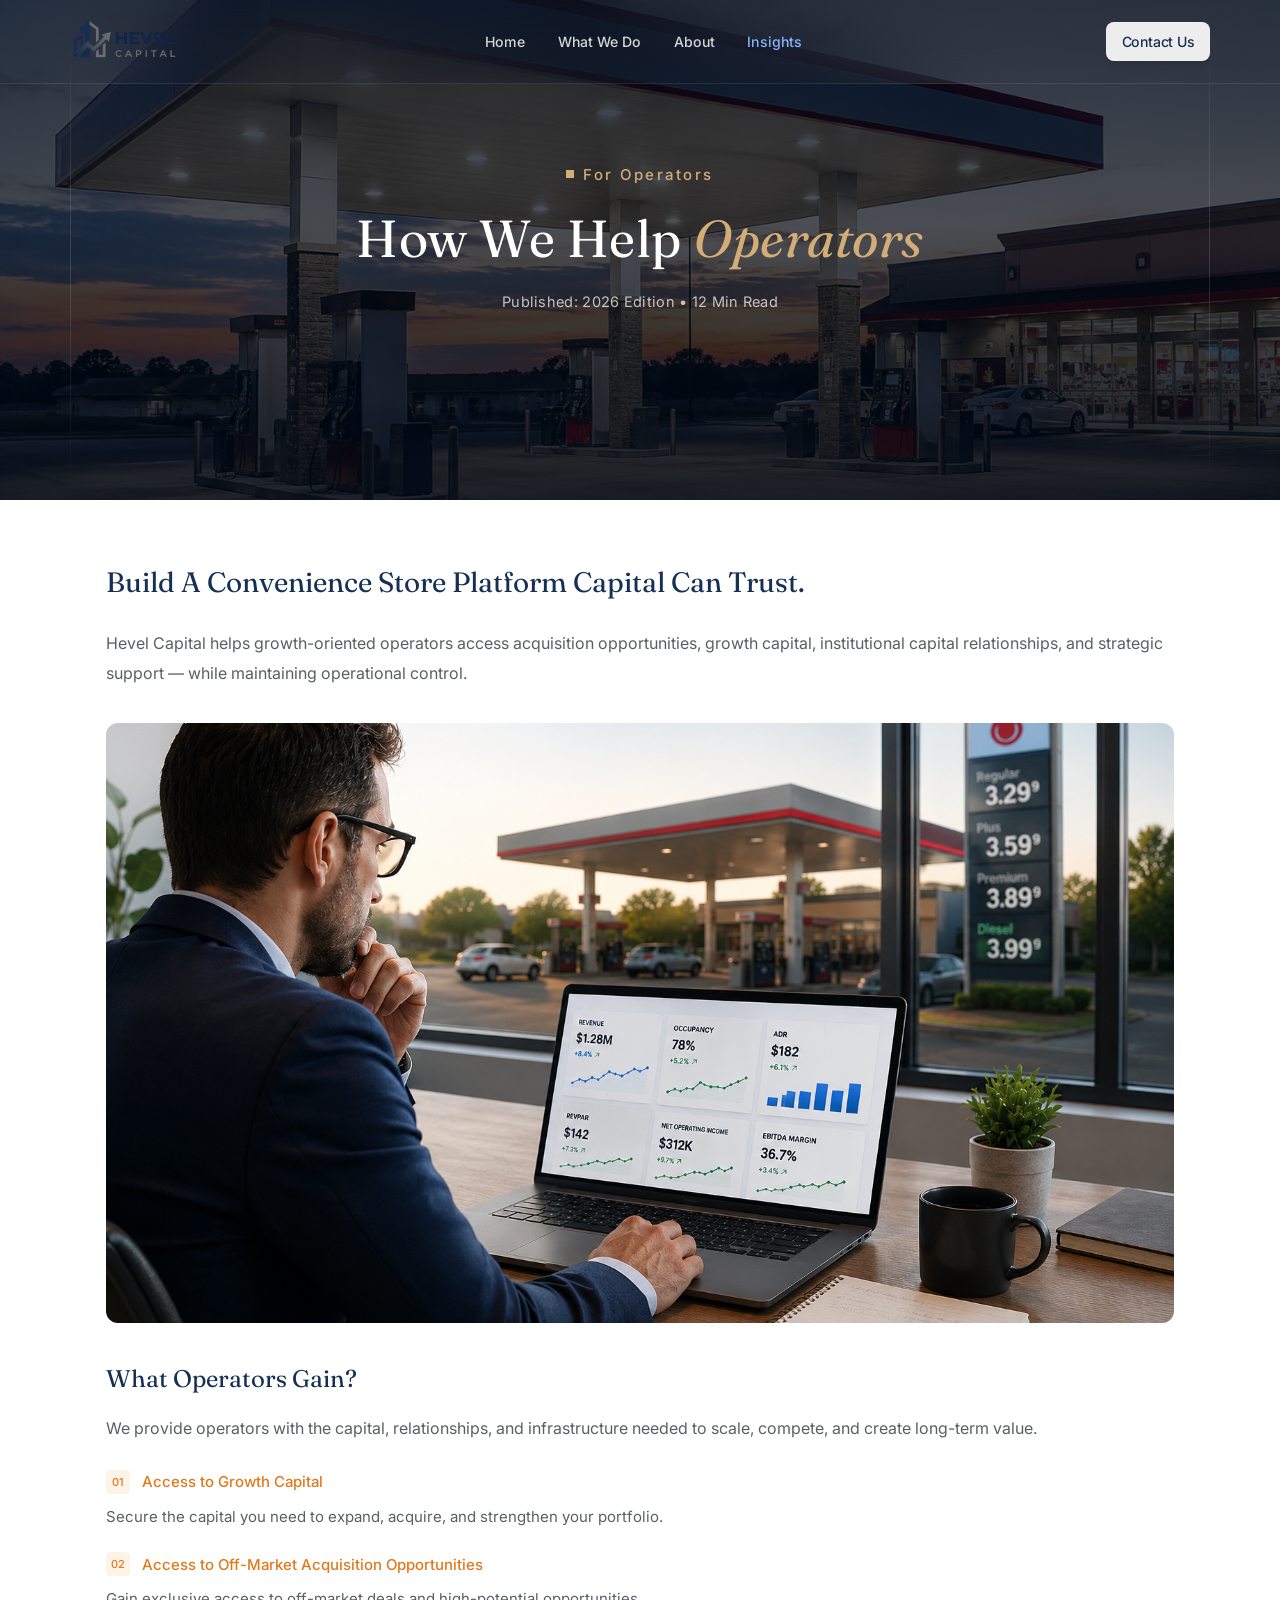
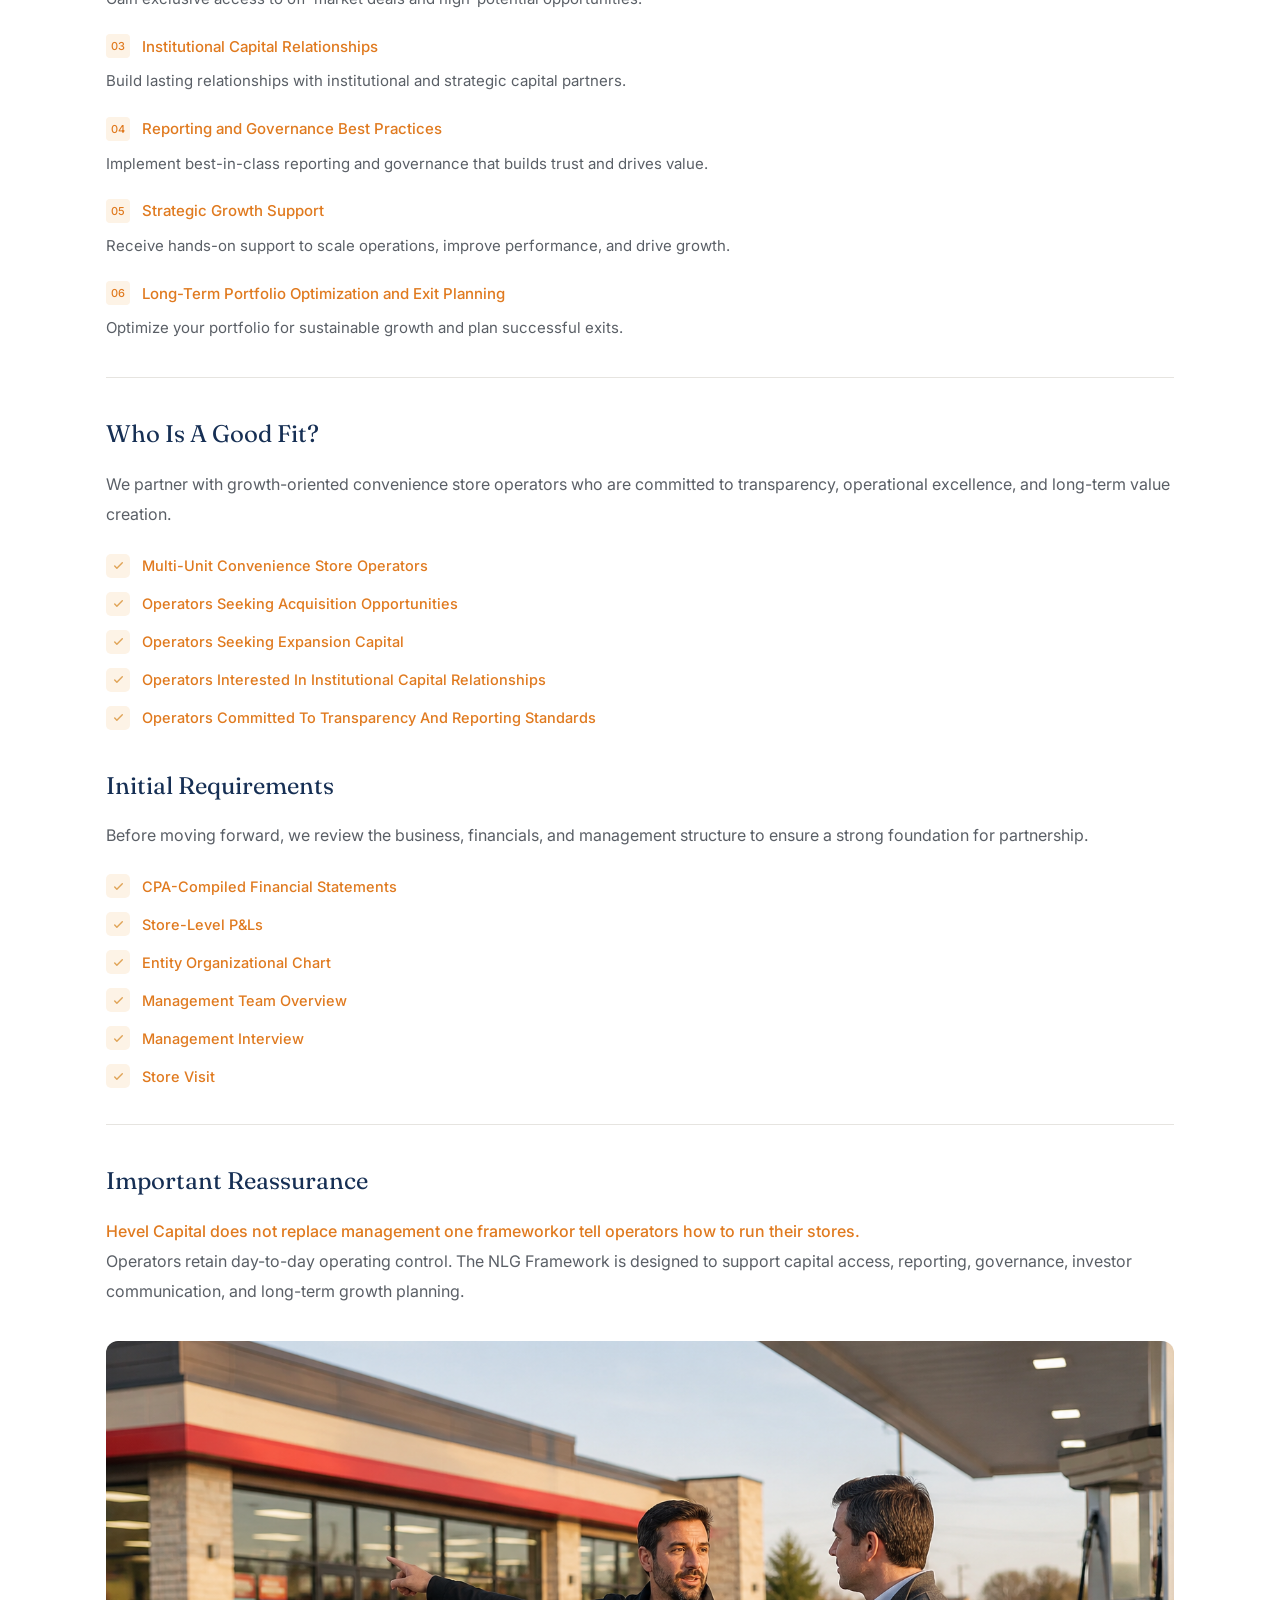
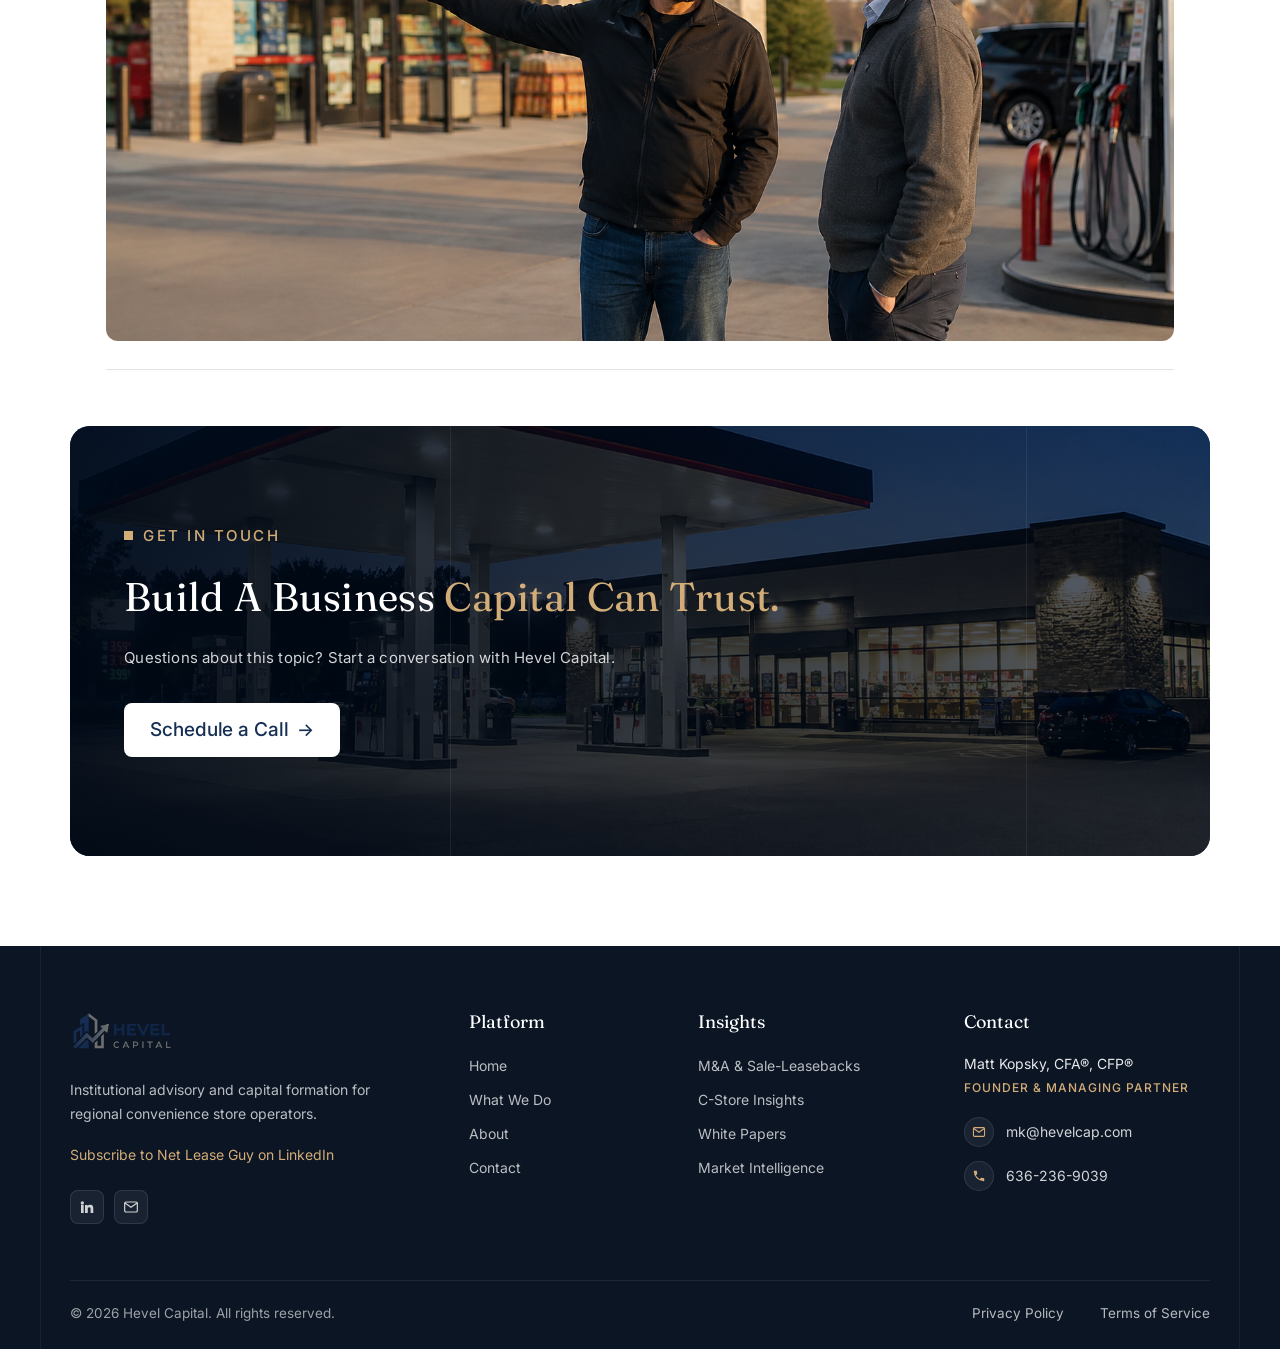
<file: help-operators.html>
<!DOCTYPE html>
<html lang="en">
<head>
<meta charset="UTF-8">
<meta name="viewport" content="width=device-width, initial-scale=1.0">
<title>How We Help Operators | Hevel Capital</title>
<link rel="preconnect" href="https://fonts.googleapis.com">
<link rel="preconnect" href="https://fonts.gstatic.com" crossorigin>
<link href="https://fonts.googleapis.com/css2?family=Fraunces:ital,opsz,wght@0,9..144,400;1,9..144,400&family=Inter:wght@400;500;600;700&display=swap" rel="stylesheet">
<link rel="stylesheet" href="css/style.css">
</head>
<body>

<header class="breadcrumb-section">

  <nav class="navbar">
    <div class="logo">
      <a href="index.html"><img src="asset/home/logo.png" alt="Hevel Capital"></a>
    </div>

    <ul class="nav-links">
      <li><a href="index.html">Home</a></li>
      <li><a href="what-we-do.html">What We Do</a></li>
      <li><a href="about.html">About</a></li>
      <li><a href="insights.html" class="active">Insights</a></li>
    </ul>

    <a href="contact.html" class="btn btn-contact">Contact Us</a>
  </nav>

  <div class="breadcrumb-bg">
    <img src="asset/breadcrumb/breadcrumb_back.png" alt="">
  </div>

  <div class="breadcrumb-guides" aria-hidden="true">
    <span class="v-line v-line--left"></span>
    <span class="v-line v-line--right"></span>
  </div>

  <div class="breadcrumb-content">
    <div class="breadcrumb-eyebrow">
      <span class="dot"></span>
      <span>For Operators</span>
    </div>

    <h1 class="breadcrumb-heading">How We Help <em>Operators</em></h1>

    <p class="breadcrumb-meta">Published: 2026 Edition • 12 Min Read</p>
  </div>

</header>

<section class="article-section">

  <h2 class="article-heading">Build A Convenience Store Platform Capital Can Trust.</h2>

  <p class="article-text">Hevel Capital helps growth-oriented operators access acquisition opportunities, growth capital, institutional capital relationships, and strategic support — while maintaining operational control.</p>

  <figure class="article-figure">
    <img src="asset/what_we_are/what-we-are_2.png" alt="Operator reviewing growth analytics">
  </figure>

  <div class="block block--divided">
    <h3 class="block-heading">What Operators Gain?</h3>
    <p class="article-text">We provide operators with the capital, relationships, and infrastructure needed to scale, compete, and create long-term value.</p>

    <div class="pillars">
      <div class="pillar">
        <div class="pillar-top">
          <span class="pillar-num">01</span>
          <h4>Access to Growth Capital</h4>
        </div>
        <p>Secure the capital you need to expand, acquire, and strengthen your portfolio.</p>
      </div>

      <div class="pillar">
        <div class="pillar-top">
          <span class="pillar-num">02</span>
          <h4>Access to Off-Market Acquisition Opportunities</h4>
        </div>
        <p>Gain exclusive access to off-market deals and high-potential opportunities.</p>
      </div>

      <div class="pillar">
        <div class="pillar-top">
          <span class="pillar-num">03</span>
          <h4>Institutional Capital Relationships</h4>
        </div>
        <p>Build lasting relationships with institutional and strategic capital partners.</p>
      </div>

      <div class="pillar">
        <div class="pillar-top">
          <span class="pillar-num">04</span>
          <h4>Reporting and Governance Best Practices</h4>
        </div>
        <p>Implement best-in-class reporting and governance that builds trust and drives value.</p>
      </div>

      <div class="pillar">
        <div class="pillar-top">
          <span class="pillar-num">05</span>
          <h4>Strategic Growth Support</h4>
        </div>
        <p>Receive hands-on support to scale operations, improve performance, and drive growth.</p>
      </div>

      <div class="pillar">
        <div class="pillar-top">
          <span class="pillar-num">06</span>
          <h4>Long-Term Portfolio Optimization and Exit Planning</h4>
        </div>
        <p>Optimize your portfolio for sustainable growth and plan successful exits.</p>
      </div>
    </div>
  </div>

  <div class="block">
    <h3 class="block-heading">Who Is A Good Fit?</h3>
    <p class="article-text">We partner with growth-oriented convenience store operators who are committed to transparency, operational excellence, and long-term value creation.</p>

    <ul class="checklist">
      <li><span class="check"><svg viewBox="0 0 24 24" fill="none" stroke="currentColor" stroke-width="2.6" stroke-linecap="round" stroke-linejoin="round"><path d="m5 13 4 4L19 7"/></svg></span>Multi-Unit Convenience Store Operators</li>
      <li><span class="check"><svg viewBox="0 0 24 24" fill="none" stroke="currentColor" stroke-width="2.6" stroke-linecap="round" stroke-linejoin="round"><path d="m5 13 4 4L19 7"/></svg></span>Operators Seeking Acquisition Opportunities</li>
      <li><span class="check"><svg viewBox="0 0 24 24" fill="none" stroke="currentColor" stroke-width="2.6" stroke-linecap="round" stroke-linejoin="round"><path d="m5 13 4 4L19 7"/></svg></span>Operators Seeking Expansion Capital</li>
      <li><span class="check"><svg viewBox="0 0 24 24" fill="none" stroke="currentColor" stroke-width="2.6" stroke-linecap="round" stroke-linejoin="round"><path d="m5 13 4 4L19 7"/></svg></span>Operators Interested In Institutional Capital Relationships</li>
      <li><span class="check"><svg viewBox="0 0 24 24" fill="none" stroke="currentColor" stroke-width="2.6" stroke-linecap="round" stroke-linejoin="round"><path d="m5 13 4 4L19 7"/></svg></span>Operators Committed To Transparency And Reporting Standards</li>
    </ul>
  </div>

  <div class="block block--divided">
    <h3 class="block-heading">Initial Requirements</h3>
    <p class="article-text">Before moving forward, we review the business, financials, and management structure to ensure a strong foundation for partnership.</p>

    <ul class="checklist">
      <li><span class="check"><svg viewBox="0 0 24 24" fill="none" stroke="currentColor" stroke-width="2.6" stroke-linecap="round" stroke-linejoin="round"><path d="m5 13 4 4L19 7"/></svg></span>CPA-Compiled Financial Statements</li>
      <li><span class="check"><svg viewBox="0 0 24 24" fill="none" stroke="currentColor" stroke-width="2.6" stroke-linecap="round" stroke-linejoin="round"><path d="m5 13 4 4L19 7"/></svg></span>Store-Level P&amp;Ls</li>
      <li><span class="check"><svg viewBox="0 0 24 24" fill="none" stroke="currentColor" stroke-width="2.6" stroke-linecap="round" stroke-linejoin="round"><path d="m5 13 4 4L19 7"/></svg></span>Entity Organizational Chart</li>
      <li><span class="check"><svg viewBox="0 0 24 24" fill="none" stroke="currentColor" stroke-width="2.6" stroke-linecap="round" stroke-linejoin="round"><path d="m5 13 4 4L19 7"/></svg></span>Management Team Overview</li>
      <li><span class="check"><svg viewBox="0 0 24 24" fill="none" stroke="currentColor" stroke-width="2.6" stroke-linecap="round" stroke-linejoin="round"><path d="m5 13 4 4L19 7"/></svg></span>Management Interview</li>
      <li><span class="check"><svg viewBox="0 0 24 24" fill="none" stroke="currentColor" stroke-width="2.6" stroke-linecap="round" stroke-linejoin="round"><path d="m5 13 4 4L19 7"/></svg></span>Store Visit</li>
    </ul>
  </div>

  <div class="block block--divided">
    <h3 class="block-heading">Important Reassurance</h3>

    <p class="article-text article-text--accent">Hevel Capital does not replace management one frameworkor tell operators how to run their stores.</p>

    <p class="article-text">Operators retain day-to-day operating control. The NLG Framework is designed to support capital access, reporting, governance, investor communication, and long-term growth planning.</p>

    <figure class="article-figure">
      <img src="asset/insight/reassurance.png" alt="Operators discussing store operations">
    </figure>
  </div>

</section>

<section class="touch-section touch-section--spaced">
  <div class="touch-card touch-card--stack">

    <div class="touch-bg">
      <img src="asset/about/meet_the-team.png" alt="">
    </div>

    <div class="touch-lines" aria-hidden="true">
      <span></span>
      <span></span>
    </div>

    <div class="touch-inner">
      <div class="touch-left">
        <div class="touch-eyebrow">
          <span class="dot"></span>
          <span>Get In Touch</span>
        </div>

        <h2 class="touch-heading">Build A Business <em>Capital Can Trust.</em></h2>

        <p class="touch-text touch-text--narrow">Questions about this topic? Start a conversation with Hevel Capital.</p>

        <a href="contact.html" class="btn btn-primary">Schedule a Call <span class="arrow">→</span></a>
      </div>
    </div>

  </div>
</section>

<footer class="site-footer">
  <div class="footer-lines" aria-hidden="true">
    <span></span>
    <span></span>
  </div>

  <div class="footer-top">

    <div class="footer-brand">
      <div class="footer-logo">
        <a href="index.html"><img src="asset/home/logo.png" alt="Hevel Capital"></a>
      </div>
      <p class="footer-about">Institutional advisory and capital formation for regional convenience store operators.</p>
      <a href="#" class="footer-subscribe">Subscribe to Net Lease Guy on LinkedIn</a>
      <div class="footer-social">
        <a href="#" aria-label="LinkedIn">
          <svg viewBox="0 0 24 24" fill="currentColor" width="16" height="16"><path d="M4.98 3.5a2.5 2.5 0 1 1 0 5 2.5 2.5 0 0 1 0-5zM3 9h4v12H3zM9 9h3.8v1.71h.05c.53-.95 1.83-1.96 3.77-1.96 4.03 0 4.78 2.5 4.78 5.76V21h-4v-5.57c0-1.33-.03-3.05-1.95-3.05-1.95 0-2.25 1.45-2.25 2.95V21H9z"/></svg>
        </a>
        <a href="#" aria-label="Email">
          <svg viewBox="0 0 24 24" fill="none" stroke="currentColor" stroke-width="1.8" width="16" height="16"><rect x="2.5" y="4.5" width="19" height="15" rx="2"/><path d="m3 6 9 6.5L21 6"/></svg>
        </a>
      </div>
    </div>

    <div class="footer-col">
      <h4>Platform</h4>
      <ul>
        <li><a href="index.html">Home</a></li>
        <li><a href="what-we-do.html">What We Do</a></li>
        <li><a href="about.html">About</a></li>
        <li><a href="contact.html">Contact</a></li>
      </ul>
    </div>

    <div class="footer-col">
      <h4>Insights</h4>
      <ul>
        <li><a href="#">M&amp;A &amp; Sale-Leasebacks</a></li>
        <li><a href="#">C-Store Insights</a></li>
        <li><a href="#">White Papers</a></li>
        <li><a href="#">Market Intelligence</a></li>
      </ul>
    </div>

    <div class="footer-col footer-contact">
      <h4>Contact</h4>
      <p class="footer-name">Matt Kopsky, CFA®, CFP®</p>
      <p class="footer-role">Founder &amp; Managing Partner</p>
      <a href="mailto:mk@hevelcap.com" class="footer-contact-item">
        <span class="footer-icon">
          <svg viewBox="0 0 24 24" fill="none" stroke="currentColor" stroke-width="1.8" width="14" height="14"><rect x="2.5" y="4.5" width="19" height="15" rx="2"/><path d="m3 6 9 6.5L21 6"/></svg>
        </span>
        mk@hevelcap.com
      </a>
      <a href="tel:6362369039" class="footer-contact-item">
        <span class="footer-icon">
          <svg viewBox="0 0 24 24" fill="currentColor" width="14" height="14"><path d="M6.6 10.8a15.1 15.1 0 0 0 6.6 6.6l2.2-2.2a1 1 0 0 1 1-.24 11.4 11.4 0 0 0 3.6.57 1 1 0 0 1 1 1V20a1 1 0 0 1-1 1A17 17 0 0 1 3 4a1 1 0 0 1 1-1h3.5a1 1 0 0 1 1 1c0 1.25.2 2.46.57 3.6a1 1 0 0 1-.25 1z"/></svg>
        </span>
        636-236-9039
      </a>
    </div>

  </div>

  <div class="footer-bottom">
    <p>© 2026 Hevel Capital. All rights reserved.</p>
    <div class="footer-legal">
      <a href="#">Privacy Policy</a>
      <a href="#">Terms of Service</a>
    </div>
  </div>
</footer>

</body>
</html>
</file>
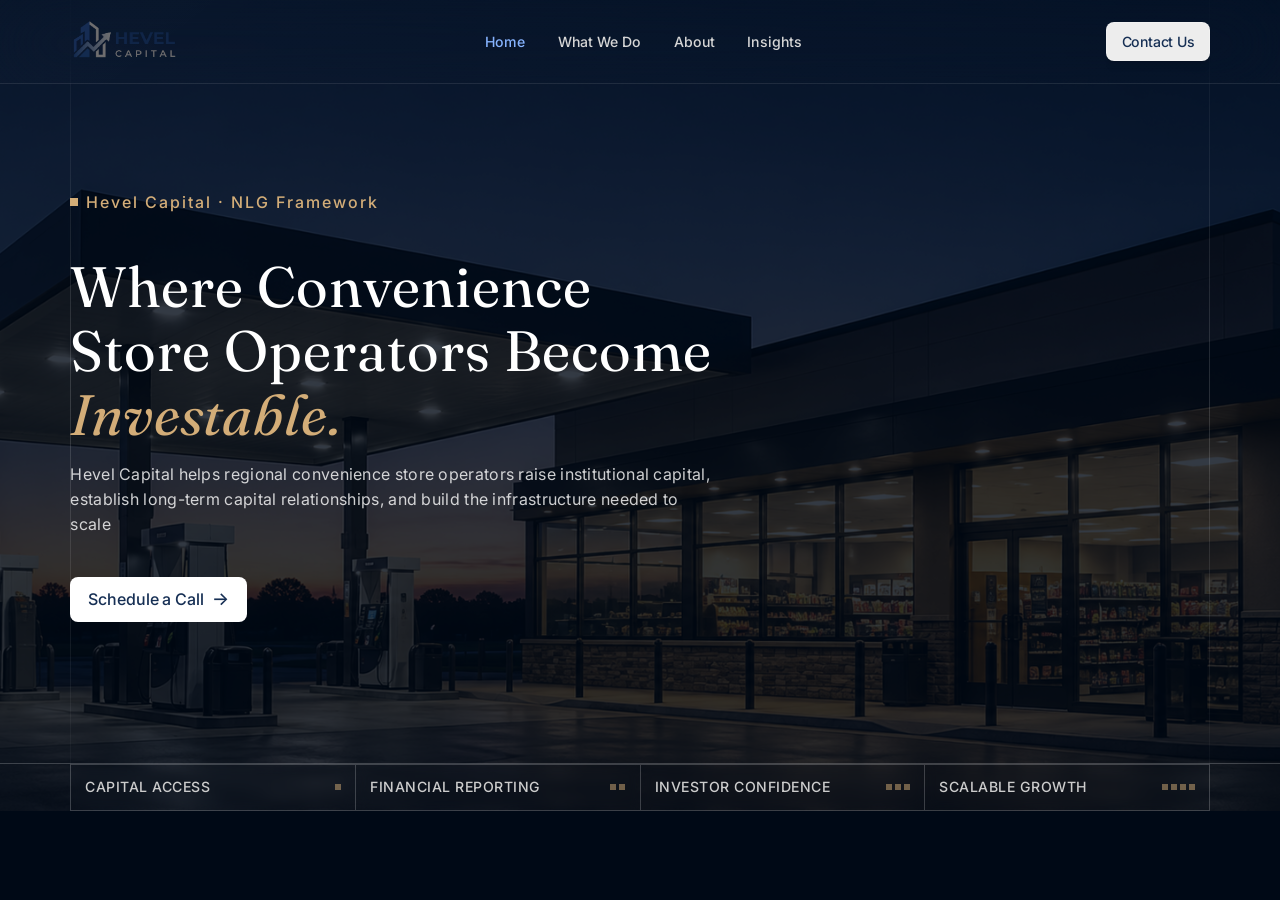
<file: index-hero.html>
<!DOCTYPE html>
<html lang="en">
<head>
<meta charset="UTF-8">
<meta name="viewport" content="width=device-width, initial-scale=1.0">
<title>Hevel Capital</title>
<link rel="preconnect" href="https://fonts.googleapis.com">
<link rel="preconnect" href="https://fonts.gstatic.com" crossorigin>
<link href="https://fonts.googleapis.com/css2?family=Fraunces:ital,opsz,wght@0,9..144,400;1,9..144,400&family=Inter:wght@400;500&display=swap" rel="stylesheet">
<link rel="stylesheet" href="css/style.css">
</head>
<body>

<header class="hero-section">

  <nav class="navbar">
    <div class="logo">
      <img src="asset/home/logo.png" alt="Hevel Capital">
    </div>

    <ul class="nav-links">
      <li><a href="#" class="active">Home</a></li>
      <li><a href="#">What We Do</a></li>
      <li><a href="#">About</a></li>
      <li><a href="#">Insights</a></li>
    </ul>

    <a href="#" class="btn btn-contact">Contact Us</a>
  </nav>

  <div class="hero-bg">
    <img src="asset/home/hero_background.png" alt="">
  </div>

  <div class="hero-guides" aria-hidden="true">
    <span class="v-line v-line--left"></span>
    <span class="v-line v-line--right"></span>
  </div>

  <div class="hero-content">
    <div class="hero-eyebrow">
      <span class="dot"></span>
      <span>Hevel Capital · NLG Framework</span>
    </div>

    <div class="hero-copy">
      <h1>Where Convenience Store Operators Become <em>Investable.</em></h1>
      <p>Hevel Capital helps regional convenience store operators raise institutional capital, establish long-term capital relationships, and build the infrastructure needed to scale</p>
    </div>

    <a href="#" class="btn btn-primary">Schedule a Call <span class="arrow">→</span></a>
  </div>

  <div class="hero-strip">
    <div class="strip-item">
      <span>Capital Access</span>
      <i class="dots"><b></b></i>
    </div>
    <div class="strip-item">
      <span>Financial Reporting</span>
      <i class="dots"><b></b><b></b></i>
    </div>
    <div class="strip-item">
      <span>Investor Confidence</span>
      <i class="dots"><b></b><b></b><b></b></i>
    </div>
    <div class="strip-item">
      <span>Scalable Growth</span>
      <i class="dots"><b></b><b></b><b></b><b></b></i>
    </div>
  </div>

</header>

</body>
</html>
</file>
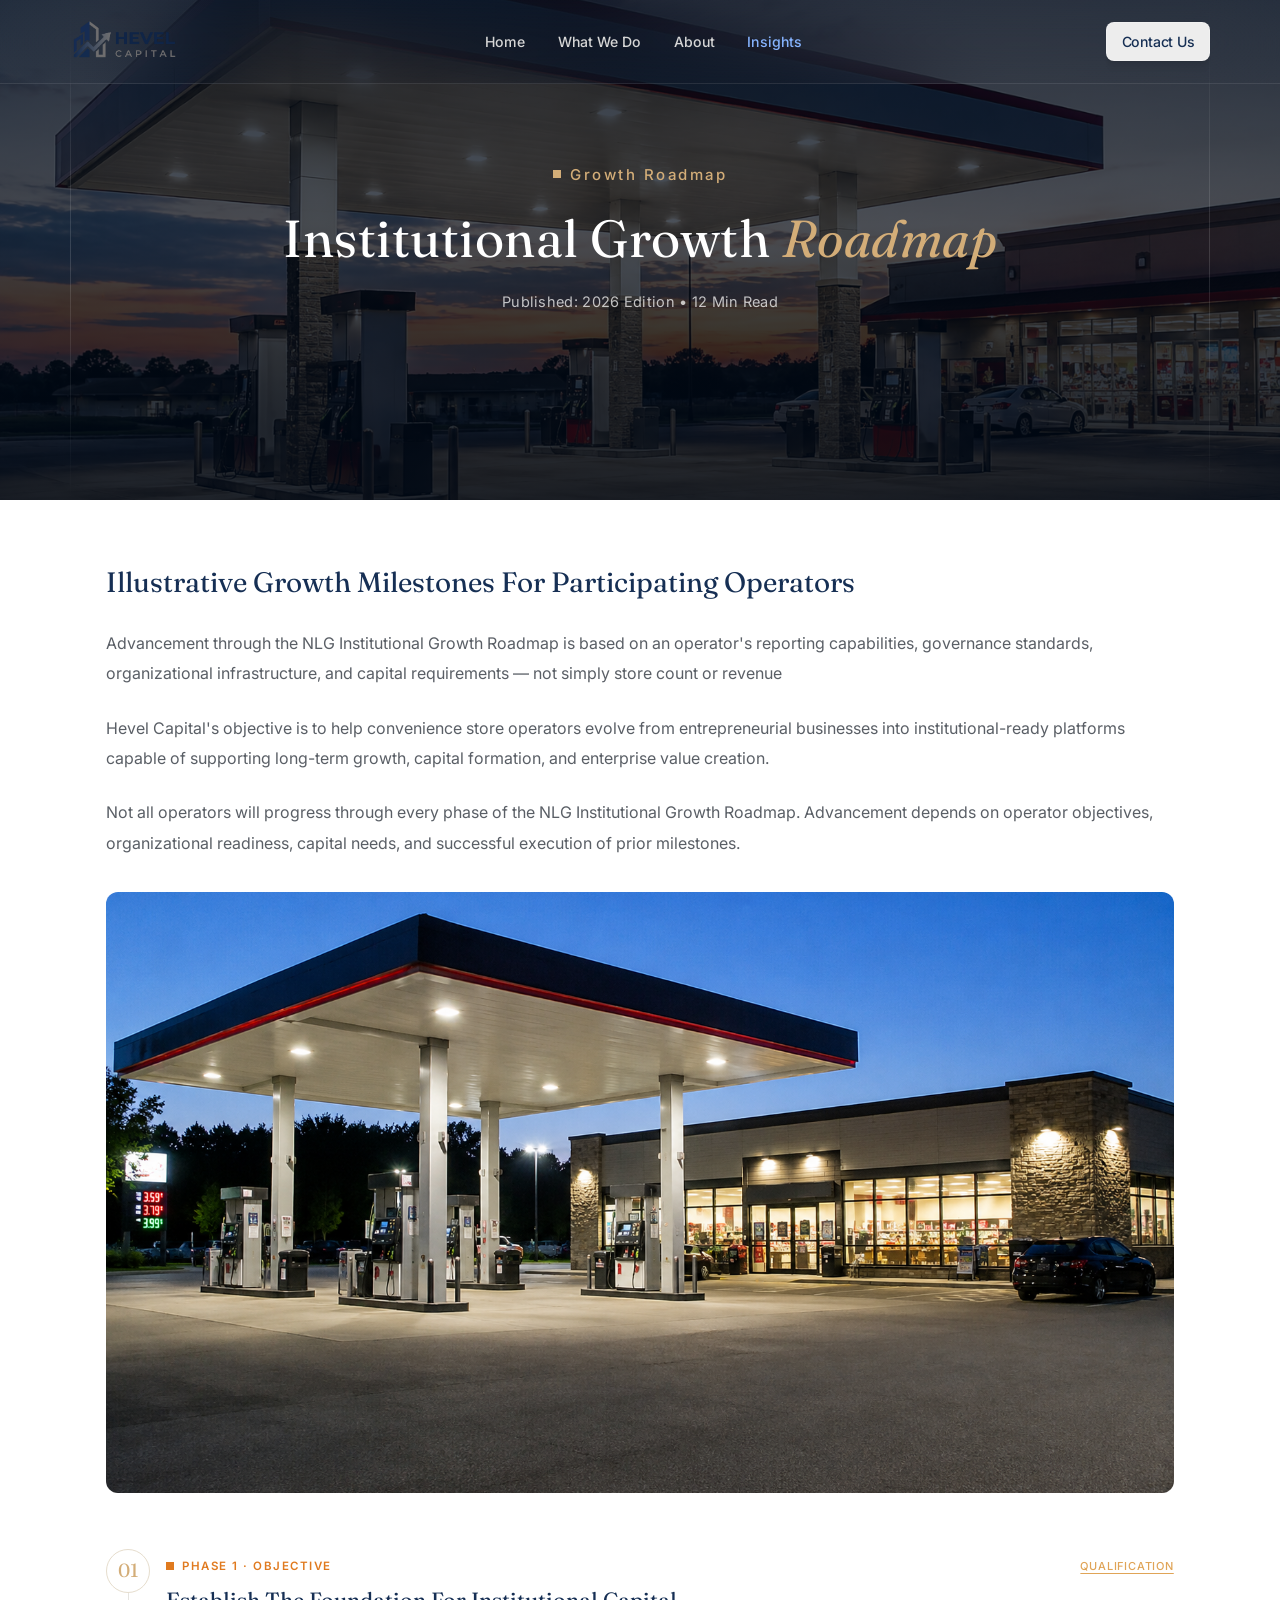
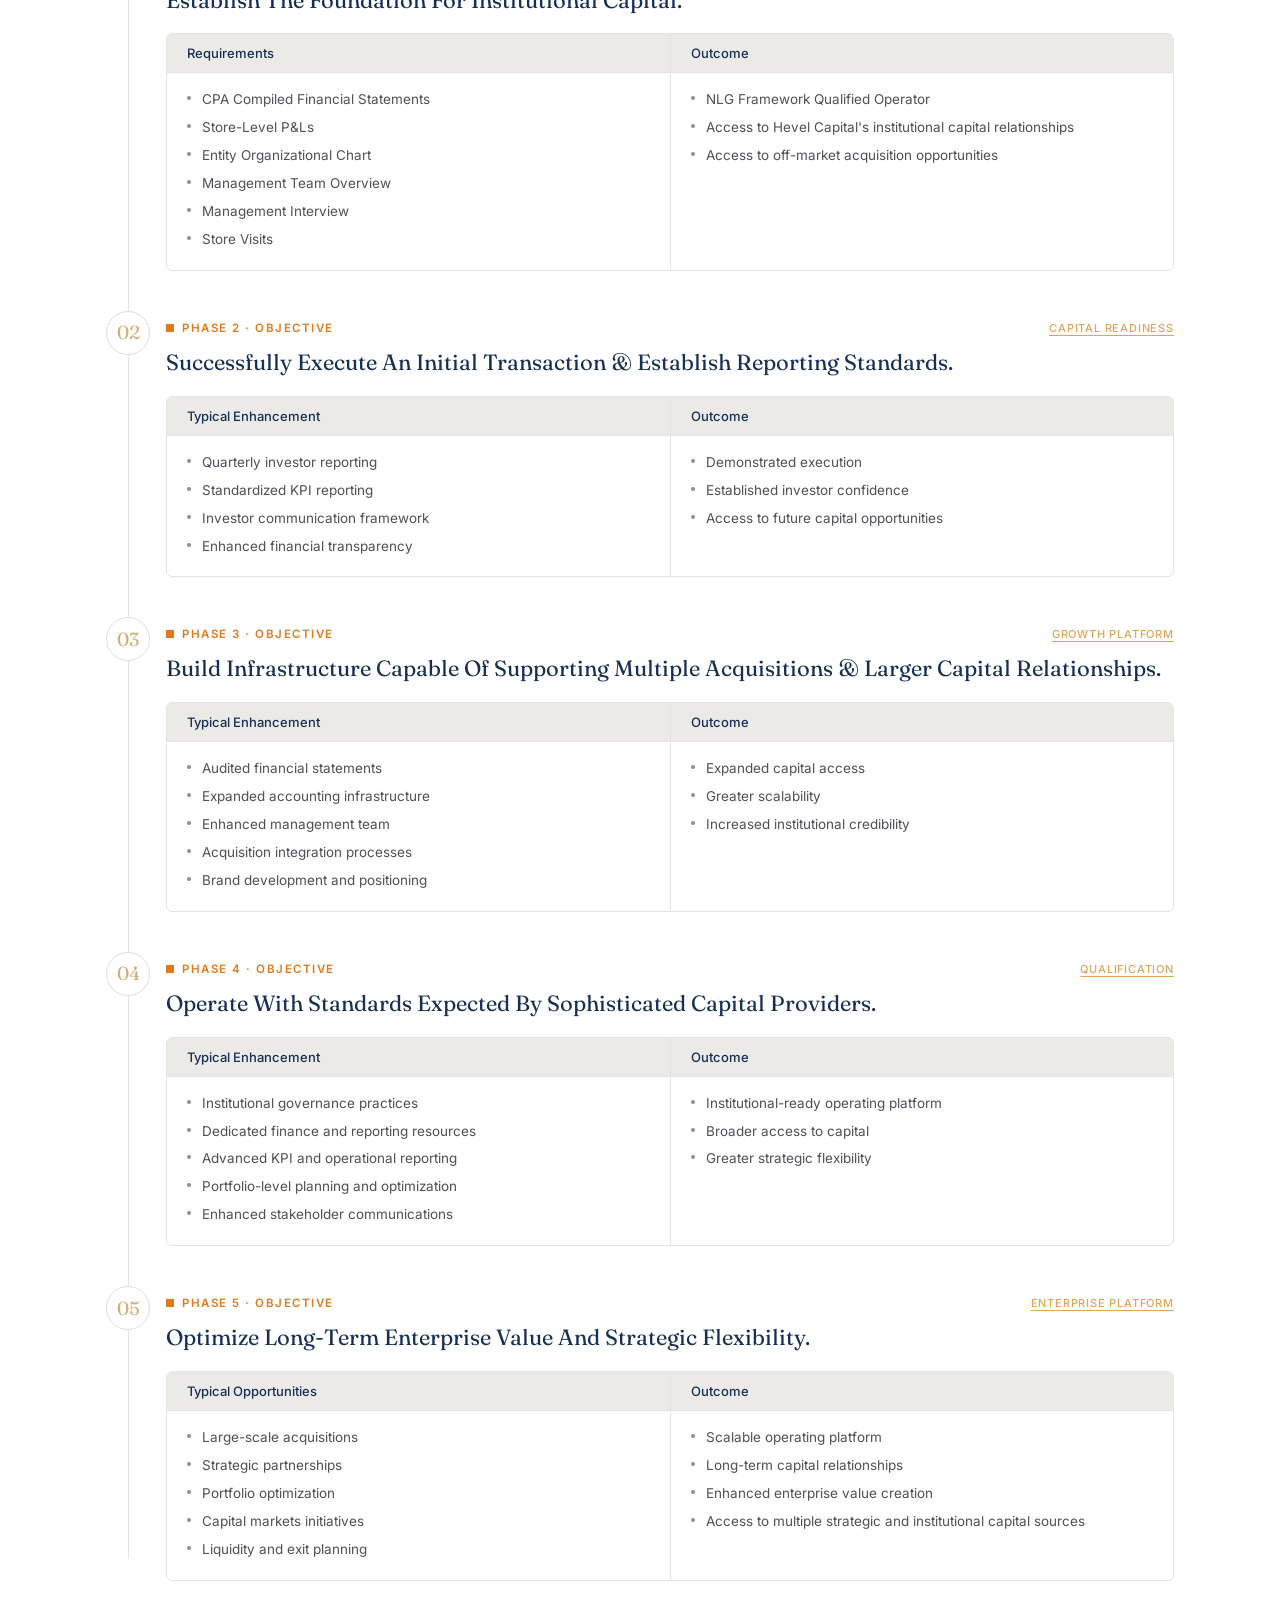
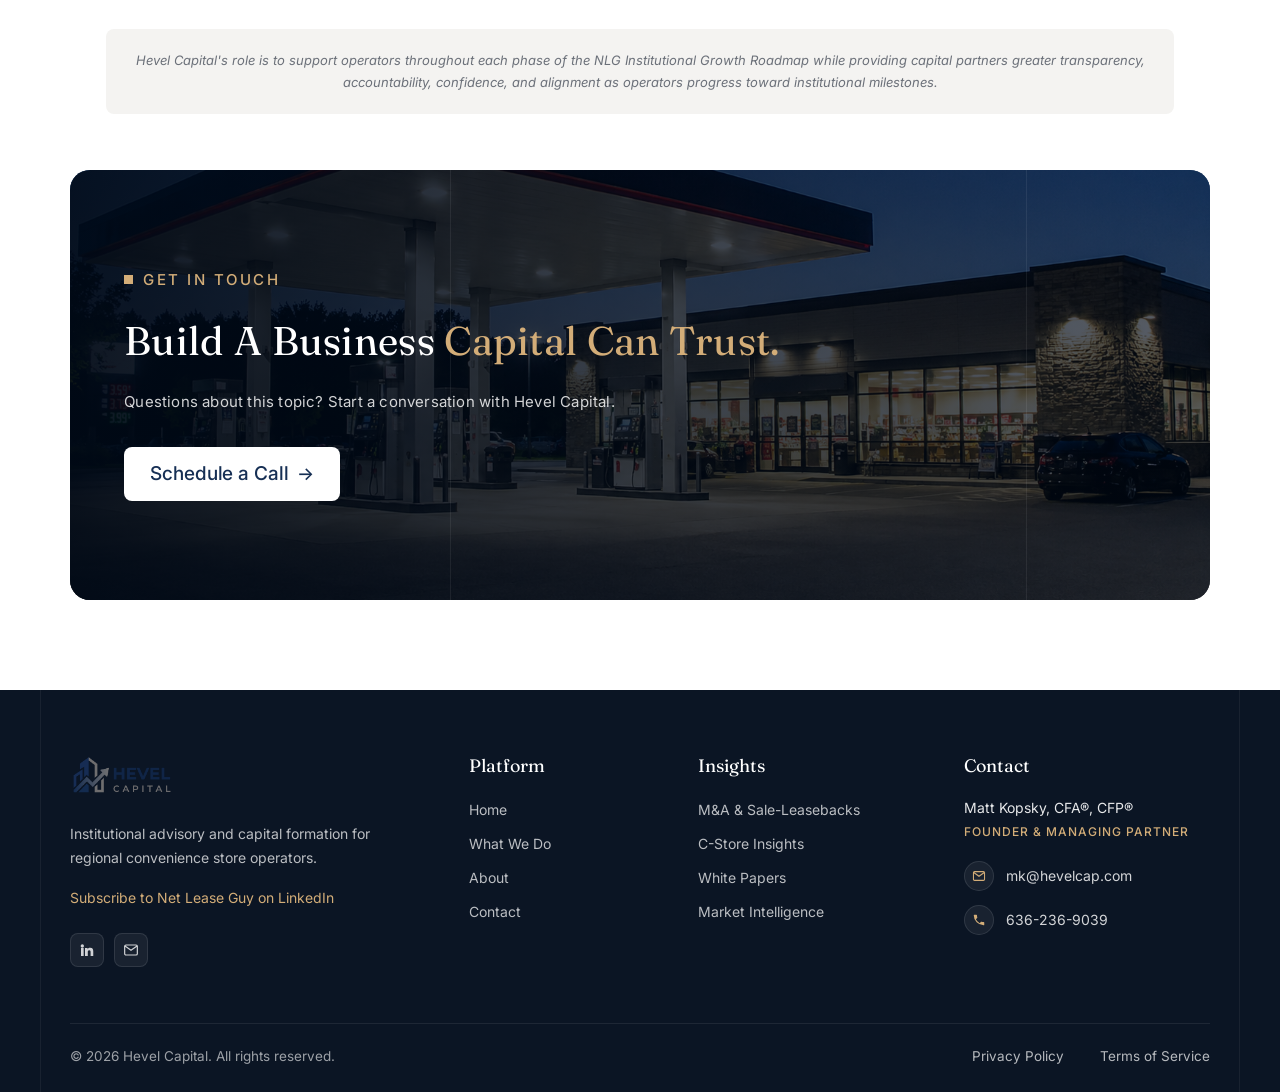
<file: insight-details.html>
<!DOCTYPE html>
<html lang="en">
<head>
<meta charset="UTF-8">
<meta name="viewport" content="width=device-width, initial-scale=1.0">
<title>Institutional Growth Roadmap | Hevel Capital</title>
<link rel="preconnect" href="https://fonts.googleapis.com">
<link rel="preconnect" href="https://fonts.gstatic.com" crossorigin>
<link href="https://fonts.googleapis.com/css2?family=Fraunces:ital,opsz,wght@0,9..144,400;1,9..144,400&family=Inter:wght@400;500;600;700&display=swap" rel="stylesheet">
<link rel="stylesheet" href="css/style.css">
</head>
<body>

<header class="breadcrumb-section">

  <nav class="navbar">
    <div class="logo">
      <a href="index.html"><img src="asset/home/logo.png" alt="Hevel Capital"></a>
    </div>

    <ul class="nav-links">
      <li><a href="index.html">Home</a></li>
      <li><a href="what-we-do.html">What We Do</a></li>
      <li><a href="about.html">About</a></li>
      <li><a href="insights.html" class="active">Insights</a></li>
    </ul>

    <a href="contact.html" class="btn btn-contact">Contact Us</a>
  </nav>

  <div class="breadcrumb-bg">
    <img src="asset/breadcrumb/breadcrumb_back.png" alt="">
  </div>

  <div class="breadcrumb-guides" aria-hidden="true">
    <span class="v-line v-line--left"></span>
    <span class="v-line v-line--right"></span>
  </div>

  <div class="breadcrumb-content">
    <div class="breadcrumb-eyebrow">
      <span class="dot"></span>
      <span>Growth Roadmap</span>
    </div>

    <h1 class="breadcrumb-heading">Institutional Growth <em>Roadmap</em></h1>

    <p class="breadcrumb-meta">Published: 2026 Edition • 12 Min Read</p>
  </div>

</header>

<section class="article-section">

  <h2 class="article-heading">Illustrative Growth Milestones For Participating Operators</h2>

  <p class="article-text">Advancement through the NLG Institutional Growth Roadmap is based on an operator's reporting capabilities, governance standards, organizational infrastructure, and capital requirements — not simply store count or revenue</p>

  <p class="article-text">Hevel Capital's objective is to help convenience store operators evolve from entrepreneurial businesses into institutional-ready platforms capable of supporting long-term growth, capital formation, and enterprise value creation.</p>

  <p class="article-text">Not all operators will progress through every phase of the NLG Institutional Growth Roadmap. Advancement depends on operator objectives, organizational readiness, capital needs, and successful execution of prior milestones.</p>

  <figure class="article-figure">
    <img src="asset/what_we_are/what-we-are_1.png" alt="Convenience store at dusk">
  </figure>

  <div class="phases">

    <article class="phase">
      <span class="phase-num">01</span>
      <div class="phase-body">
        <div class="phase-top">
          <div class="service-eyebrow">
            <span class="dot"></span>
            <span>Phase 1 · Objective</span>
          </div>
          <span class="phase-tag">Qualification</span>
        </div>

        <h3 class="phase-heading">Establish The Foundation For Institutional Capital.</h3>

        <div class="phase-table">
          <div class="phase-col">
            <h4>Requirements</h4>
            <ul>
              <li>CPA Compiled Financial Statements</li>
              <li>Store-Level P&amp;Ls</li>
              <li>Entity Organizational Chart</li>
              <li>Management Team Overview</li>
              <li>Management Interview</li>
              <li>Store Visits</li>
            </ul>
          </div>
          <div class="phase-col">
            <h4>Outcome</h4>
            <ul>
              <li>NLG Framework Qualified Operator</li>
              <li>Access to Hevel Capital's institutional capital relationships</li>
              <li>Access to off-market acquisition opportunities</li>
            </ul>
          </div>
        </div>
      </div>
    </article>

    <article class="phase">
      <span class="phase-num">02</span>
      <div class="phase-body">
        <div class="phase-top">
          <div class="service-eyebrow">
            <span class="dot"></span>
            <span>Phase 2 · Objective</span>
          </div>
          <span class="phase-tag">Capital Readiness</span>
        </div>

        <h3 class="phase-heading">Successfully Execute An Initial Transaction &amp; Establish Reporting Standards.</h3>

        <div class="phase-table">
          <div class="phase-col">
            <h4>Typical Enhancement</h4>
            <ul>
              <li>Quarterly investor reporting</li>
              <li>Standardized KPI reporting</li>
              <li>Investor communication framework</li>
              <li>Enhanced financial transparency</li>
            </ul>
          </div>
          <div class="phase-col">
            <h4>Outcome</h4>
            <ul>
              <li>Demonstrated execution</li>
              <li>Established investor confidence</li>
              <li>Access to future capital opportunities</li>
            </ul>
          </div>
        </div>
      </div>
    </article>

    <article class="phase">
      <span class="phase-num">03</span>
      <div class="phase-body">
        <div class="phase-top">
          <div class="service-eyebrow">
            <span class="dot"></span>
            <span>Phase 3 · Objective</span>
          </div>
          <span class="phase-tag">Growth Platform</span>
        </div>

        <h3 class="phase-heading">Build Infrastructure Capable Of Supporting Multiple Acquisitions &amp; Larger Capital Relationships.</h3>

        <div class="phase-table">
          <div class="phase-col">
            <h4>Typical Enhancement</h4>
            <ul>
              <li>Audited financial statements</li>
              <li>Expanded accounting infrastructure</li>
              <li>Enhanced management team</li>
              <li>Acquisition integration processes</li>
              <li>Brand development and positioning</li>
            </ul>
          </div>
          <div class="phase-col">
            <h4>Outcome</h4>
            <ul>
              <li>Expanded capital access</li>
              <li>Greater scalability</li>
              <li>Increased institutional credibility</li>
            </ul>
          </div>
        </div>
      </div>
    </article>

    <article class="phase">
      <span class="phase-num">04</span>
      <div class="phase-body">
        <div class="phase-top">
          <div class="service-eyebrow">
            <span class="dot"></span>
            <span>Phase 4 · Objective</span>
          </div>
          <span class="phase-tag">Qualification</span>
        </div>

        <h3 class="phase-heading">Operate With Standards Expected By Sophisticated Capital Providers.</h3>

        <div class="phase-table">
          <div class="phase-col">
            <h4>Typical Enhancement</h4>
            <ul>
              <li>Institutional governance practices</li>
              <li>Dedicated finance and reporting resources</li>
              <li>Advanced KPI and operational reporting</li>
              <li>Portfolio-level planning and optimization</li>
              <li>Enhanced stakeholder communications</li>
            </ul>
          </div>
          <div class="phase-col">
            <h4>Outcome</h4>
            <ul>
              <li>Institutional-ready operating platform</li>
              <li>Broader access to capital</li>
              <li>Greater strategic flexibility</li>
            </ul>
          </div>
        </div>
      </div>
    </article>

    <article class="phase">
      <span class="phase-num">05</span>
      <div class="phase-body">
        <div class="phase-top">
          <div class="service-eyebrow">
            <span class="dot"></span>
            <span>Phase 5 · Objective</span>
          </div>
          <span class="phase-tag">Enterprise Platform</span>
        </div>

        <h3 class="phase-heading">Optimize Long-Term Enterprise Value And Strategic Flexibility.</h3>

        <div class="phase-table">
          <div class="phase-col">
            <h4>Typical Opportunities</h4>
            <ul>
              <li>Large-scale acquisitions</li>
              <li>Strategic partnerships</li>
              <li>Portfolio optimization</li>
              <li>Capital markets initiatives</li>
              <li>Liquidity and exit planning</li>
            </ul>
          </div>
          <div class="phase-col">
            <h4>Outcome</h4>
            <ul>
              <li>Scalable operating platform</li>
              <li>Long-term capital relationships</li>
              <li>Enhanced enterprise value creation</li>
              <li>Access to multiple strategic and institutional capital sources</li>
            </ul>
          </div>
        </div>
      </div>
    </article>

  </div>

  <p class="phase-note">Hevel Capital's role is to support operators throughout each phase of the NLG Institutional Growth Roadmap while providing capital partners greater transparency, accountability, confidence, and alignment as operators progress toward institutional milestones.</p>

</section>

<section class="touch-section touch-section--spaced">
  <div class="touch-card touch-card--stack">

    <div class="touch-bg">
      <img src="asset/about/meet_the-team.png" alt="">
    </div>

    <div class="touch-lines" aria-hidden="true">
      <span></span>
      <span></span>
    </div>

    <div class="touch-inner">
      <div class="touch-left">
        <div class="touch-eyebrow">
          <span class="dot"></span>
          <span>Get In Touch</span>
        </div>

        <h2 class="touch-heading">Build A Business <em>Capital Can Trust.</em></h2>

        <p class="touch-text touch-text--narrow">Questions about this topic? Start a conversation with Hevel Capital.</p>

        <a href="contact.html" class="btn btn-primary">Schedule a Call <span class="arrow">→</span></a>
      </div>
    </div>

  </div>
</section>

<footer class="site-footer">
  <div class="footer-lines" aria-hidden="true">
    <span></span>
    <span></span>
  </div>

  <div class="footer-top">

    <div class="footer-brand">
      <div class="footer-logo">
        <a href="index.html"><img src="asset/home/logo.png" alt="Hevel Capital"></a>
      </div>
      <p class="footer-about">Institutional advisory and capital formation for regional convenience store operators.</p>
      <a href="#" class="footer-subscribe">Subscribe to Net Lease Guy on LinkedIn</a>
      <div class="footer-social">
        <a href="#" aria-label="LinkedIn">
          <svg viewBox="0 0 24 24" fill="currentColor" width="16" height="16"><path d="M4.98 3.5a2.5 2.5 0 1 1 0 5 2.5 2.5 0 0 1 0-5zM3 9h4v12H3zM9 9h3.8v1.71h.05c.53-.95 1.83-1.96 3.77-1.96 4.03 0 4.78 2.5 4.78 5.76V21h-4v-5.57c0-1.33-.03-3.05-1.95-3.05-1.95 0-2.25 1.45-2.25 2.95V21H9z"/></svg>
        </a>
        <a href="#" aria-label="Email">
          <svg viewBox="0 0 24 24" fill="none" stroke="currentColor" stroke-width="1.8" width="16" height="16"><rect x="2.5" y="4.5" width="19" height="15" rx="2"/><path d="m3 6 9 6.5L21 6"/></svg>
        </a>
      </div>
    </div>

    <div class="footer-col">
      <h4>Platform</h4>
      <ul>
        <li><a href="index.html">Home</a></li>
        <li><a href="what-we-do.html">What We Do</a></li>
        <li><a href="about.html">About</a></li>
        <li><a href="contact.html">Contact</a></li>
      </ul>
    </div>

    <div class="footer-col">
      <h4>Insights</h4>
      <ul>
        <li><a href="#">M&amp;A &amp; Sale-Leasebacks</a></li>
        <li><a href="#">C-Store Insights</a></li>
        <li><a href="#">White Papers</a></li>
        <li><a href="#">Market Intelligence</a></li>
      </ul>
    </div>

    <div class="footer-col footer-contact">
      <h4>Contact</h4>
      <p class="footer-name">Matt Kopsky, CFA®, CFP®</p>
      <p class="footer-role">Founder &amp; Managing Partner</p>
      <a href="mailto:mk@hevelcap.com" class="footer-contact-item">
        <span class="footer-icon">
          <svg viewBox="0 0 24 24" fill="none" stroke="currentColor" stroke-width="1.8" width="14" height="14"><rect x="2.5" y="4.5" width="19" height="15" rx="2"/><path d="m3 6 9 6.5L21 6"/></svg>
        </span>
        mk@hevelcap.com
      </a>
      <a href="tel:6362369039" class="footer-contact-item">
        <span class="footer-icon">
          <svg viewBox="0 0 24 24" fill="currentColor" width="14" height="14"><path d="M6.6 10.8a15.1 15.1 0 0 0 6.6 6.6l2.2-2.2a1 1 0 0 1 1-.24 11.4 11.4 0 0 0 3.6.57 1 1 0 0 1 1 1V20a1 1 0 0 1-1 1A17 17 0 0 1 3 4a1 1 0 0 1 1-1h3.5a1 1 0 0 1 1 1c0 1.25.2 2.46.57 3.6a1 1 0 0 1-.25 1z"/></svg>
        </span>
        636-236-9039
      </a>
    </div>

  </div>

  <div class="footer-bottom">
    <p>© 2026 Hevel Capital. All rights reserved.</p>
    <div class="footer-legal">
      <a href="#">Privacy Policy</a>
      <a href="#">Terms of Service</a>
    </div>
  </div>
</footer>

</body>
</html>
</file>
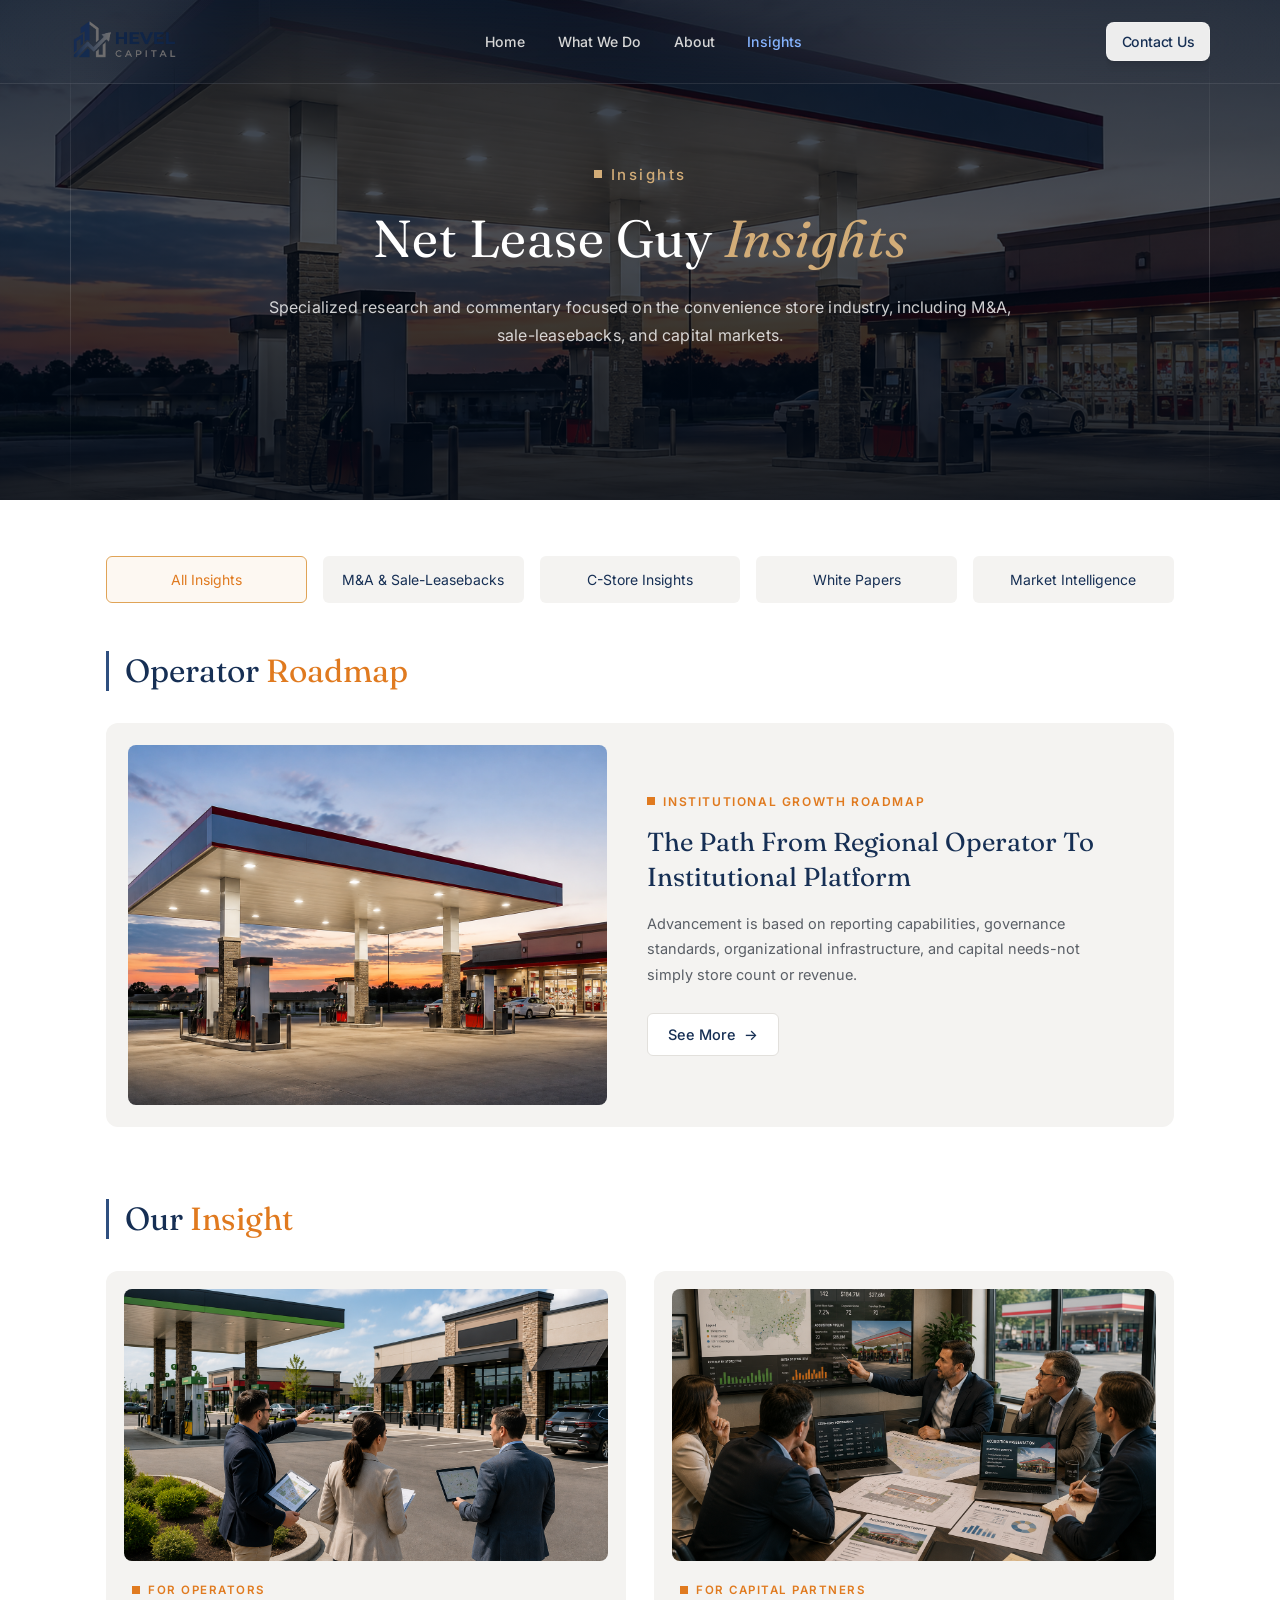
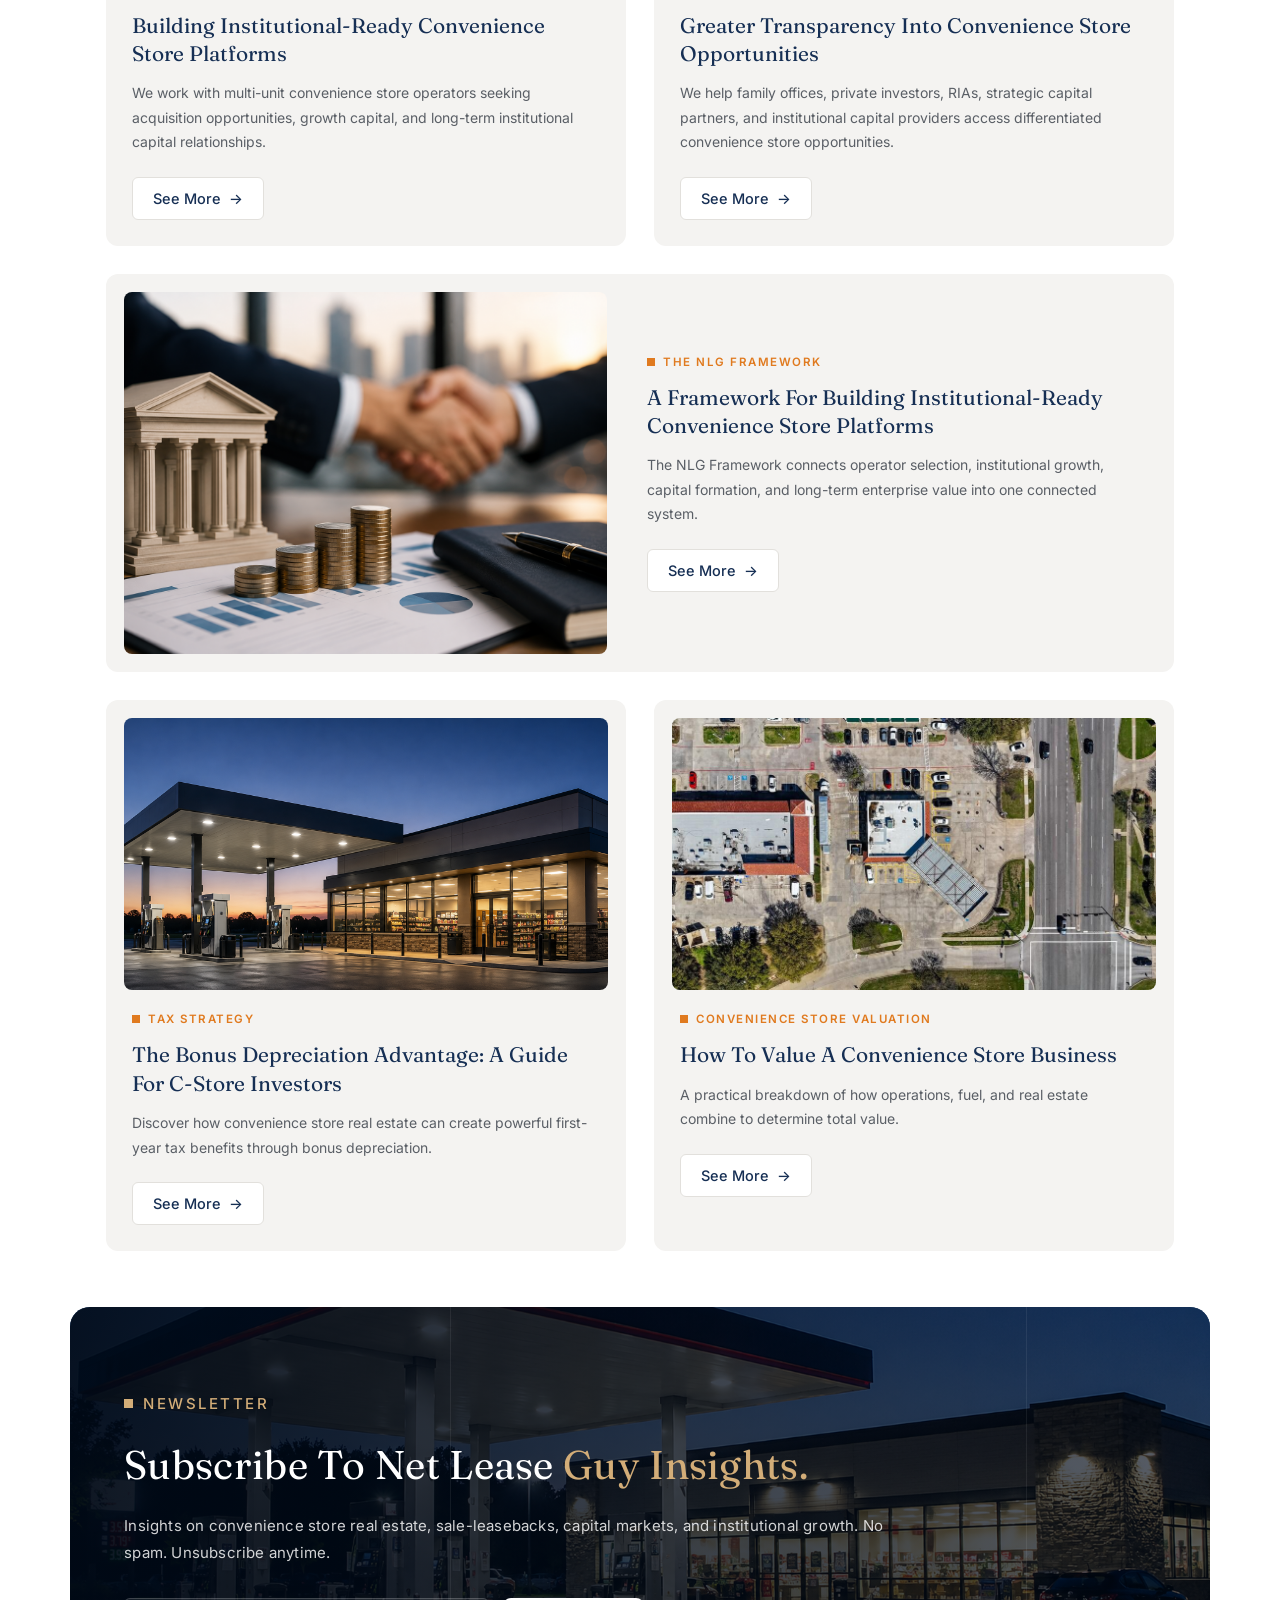
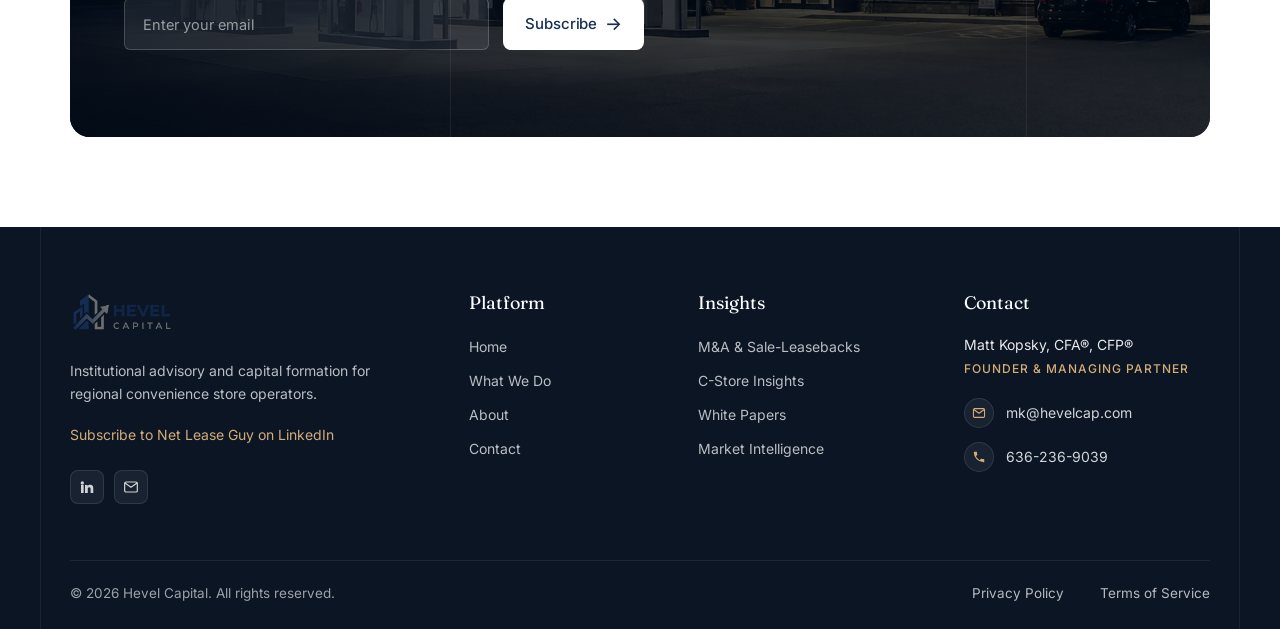
<file: insights.html>
<!DOCTYPE html>
<html lang="en">
<head>
<meta charset="UTF-8">
<meta name="viewport" content="width=device-width, initial-scale=1.0">
<title>Insights | Hevel Capital</title>
<link rel="preconnect" href="https://fonts.googleapis.com">
<link rel="preconnect" href="https://fonts.gstatic.com" crossorigin>
<link href="https://fonts.googleapis.com/css2?family=Fraunces:ital,opsz,wght@0,9..144,400;1,9..144,400&family=Inter:wght@400;500;600;700&display=swap" rel="stylesheet">
<link rel="stylesheet" href="css/style.css">
</head>
<body>

<header class="breadcrumb-section">

  <nav class="navbar">
    <div class="logo">
      <a href="index.html"><img src="asset/home/logo.png" alt="Hevel Capital"></a>
    </div>

    <ul class="nav-links">
      <li><a href="index.html">Home</a></li>
      <li><a href="what-we-do.html">What We Do</a></li>
      <li><a href="about.html">About</a></li>
      <li><a href="insights.html" class="active">Insights</a></li>
    </ul>

    <a href="contact.html" class="btn btn-contact">Contact Us</a>
  </nav>

  <div class="breadcrumb-bg">
    <img src="asset/breadcrumb/breadcrumb_back.png" alt="">
  </div>

  <div class="breadcrumb-guides" aria-hidden="true">
    <span class="v-line v-line--left"></span>
    <span class="v-line v-line--right"></span>
  </div>

  <div class="breadcrumb-content">
    <div class="breadcrumb-eyebrow">
      <span class="dot"></span>
      <span>Insights</span>
    </div>

    <h1 class="breadcrumb-heading">Net Lease Guy <em>Insights</em></h1>

    <p class="breadcrumb-text">Specialized research and commentary focused on the convenience store industry, including M&amp;A, sale-leasebacks, and capital markets.</p>
  </div>

</header>

<section class="insight-section">

  <div class="insight-tabs">
    <button type="button" class="insight-tab is-active">All Insights</button>
    <button type="button" class="insight-tab">M&amp;A &amp; Sale-Leasebacks</button>
    <button type="button" class="insight-tab">C-Store Insights</button>
    <button type="button" class="insight-tab">White Papers</button>
    <button type="button" class="insight-tab">Market Intelligence</button>
  </div>

  <h2 class="sec-title">Operator <em>Roadmap</em></h2>

  <div class="roadmap-card">
    <div class="roadmap-media">
      <img src="asset/insight/operator_roadmaap.png" alt="Operator roadmap">
    </div>

    <div class="roadmap-body">
      <div class="service-eyebrow">
        <span class="dot"></span>
        <span>Institutional Growth Roadmap</span>
      </div>

      <h3 class="roadmap-heading">The Path From Regional Operator To Institutional Platform</h3>

      <p class="roadmap-text">Advancement is based on reporting capabilities, governance standards, organizational infrastructure, and capital needs-not simply store count or revenue.</p>

      <a href="insight-details.html" class="btn btn-outline">See More <span class="arrow">→</span></a>
    </div>
  </div>

  <h2 class="sec-title sec-title--spaced">Our <em>Insight</em></h2>

  <div class="insight-grid">

    <article class="insight-card">
      <div class="insight-card-media">
        <img src="asset/insight/our_insight_1.png" alt="For operators">
      </div>
      <div class="insight-card-body">
        <div class="service-eyebrow">
          <span class="dot"></span>
          <span>For Operators</span>
        </div>
        <h3>Building Institutional-Ready Convenience Store Platforms</h3>
        <p>We work with multi-unit convenience store operators seeking acquisition opportunities, growth capital, and long-term institutional capital relationships.</p>
        <a href="help-operators.html" class="btn btn-outline">See More <span class="arrow">→</span></a>
      </div>
    </article>

    <article class="insight-card">
      <div class="insight-card-media">
        <img src="asset/insight/our_insight_2.png" alt="For capital partners">
      </div>
      <div class="insight-card-body">
        <div class="service-eyebrow">
          <span class="dot"></span>
          <span>For Capital Partners</span>
        </div>
        <h3>Greater Transparency Into Convenience Store Opportunities</h3>
        <p>We help family offices, private investors, RIAs, strategic capital partners, and institutional capital providers access differentiated convenience store opportunities.</p>
        <a href="support-capital-partners.html" class="btn btn-outline">See More <span class="arrow">→</span></a>
      </div>
    </article>

    <article class="insight-card insight-card--wide">
      <div class="insight-card-media">
        <img src="asset/insight/our_insight_3.png" alt="The NLG Framework">
      </div>
      <div class="insight-card-body">
        <div class="service-eyebrow">
          <span class="dot"></span>
          <span>The NLG Framework</span>
        </div>
        <h3>A Framework For Building Institutional-Ready Convenience Store Platforms</h3>
        <p>The NLG Framework connects operator selection, institutional growth, capital formation, and long-term enterprise value into one connected system.</p>
        <a href="nlg-framework.html" class="btn btn-outline">See More <span class="arrow">→</span></a>
      </div>
    </article>

    <article class="insight-card">
      <div class="insight-card-media">
        <img src="asset/insight/our_insight_4.png" alt="Tax strategy">
      </div>
      <div class="insight-card-body">
        <div class="service-eyebrow">
          <span class="dot"></span>
          <span>Tax Strategy</span>
        </div>
        <h3>The Bonus Depreciation Advantage: A Guide For C-Store Investors</h3>
        <p>Discover how convenience store real estate can create powerful first-year tax benefits through bonus depreciation.</p>
        <a href="#" class="btn btn-outline">See More <span class="arrow">→</span></a>
      </div>
    </article>

    <article class="insight-card">
      <div class="insight-card-media">
        <img src="asset/insight/our_insight_5.png" alt="Convenience store valuation">
      </div>
      <div class="insight-card-body">
        <div class="service-eyebrow">
          <span class="dot"></span>
          <span>Convenience Store Valuation</span>
        </div>
        <h3>How To Value A Convenience Store Business</h3>
        <p>A practical breakdown of how operations, fuel, and real estate combine to determine total value.</p>
        <a href="#" class="btn btn-outline">See More <span class="arrow">→</span></a>
      </div>
    </article>

  </div>

</section>

<section class="touch-section touch-section--spaced">
  <div class="touch-card touch-card--stack">

    <div class="touch-bg">
      <img src="asset/about/meet_the-team.png" alt="">
    </div>

    <div class="touch-lines" aria-hidden="true">
      <span></span>
      <span></span>
    </div>

    <div class="touch-inner">
      <div class="touch-left">
        <div class="touch-eyebrow">
          <span class="dot"></span>
          <span>Newsletter</span>
        </div>

        <h2 class="touch-heading">Subscribe To Net Lease <em>Guy Insights.</em></h2>

        <p class="touch-text">Insights on convenience store real estate, sale-leasebacks, capital markets, and institutional growth. No spam. Unsubscribe anytime.</p>

        <form class="newsletter-form">
          <input type="email" name="email" placeholder="Enter your email" aria-label="Enter your email">
          <button type="submit" class="btn btn-primary">Subscribe <span class="arrow">→</span></button>
        </form>
      </div>
    </div>

  </div>
</section>

<footer class="site-footer">
  <div class="footer-lines" aria-hidden="true">
    <span></span>
    <span></span>
  </div>

  <div class="footer-top">

    <div class="footer-brand">
      <div class="footer-logo">
        <a href="index.html"><img src="asset/home/logo.png" alt="Hevel Capital"></a>
      </div>
      <p class="footer-about">Institutional advisory and capital formation for regional convenience store operators.</p>
      <a href="#" class="footer-subscribe">Subscribe to Net Lease Guy on LinkedIn</a>
      <div class="footer-social">
        <a href="#" aria-label="LinkedIn">
          <svg viewBox="0 0 24 24" fill="currentColor" width="16" height="16"><path d="M4.98 3.5a2.5 2.5 0 1 1 0 5 2.5 2.5 0 0 1 0-5zM3 9h4v12H3zM9 9h3.8v1.71h.05c.53-.95 1.83-1.96 3.77-1.96 4.03 0 4.78 2.5 4.78 5.76V21h-4v-5.57c0-1.33-.03-3.05-1.95-3.05-1.95 0-2.25 1.45-2.25 2.95V21H9z"/></svg>
        </a>
        <a href="#" aria-label="Email">
          <svg viewBox="0 0 24 24" fill="none" stroke="currentColor" stroke-width="1.8" width="16" height="16"><rect x="2.5" y="4.5" width="19" height="15" rx="2"/><path d="m3 6 9 6.5L21 6"/></svg>
        </a>
      </div>
    </div>

    <div class="footer-col">
      <h4>Platform</h4>
      <ul>
        <li><a href="index.html">Home</a></li>
        <li><a href="what-we-do.html">What We Do</a></li>
        <li><a href="about.html">About</a></li>
        <li><a href="contact.html">Contact</a></li>
      </ul>
    </div>

    <div class="footer-col">
      <h4>Insights</h4>
      <ul>
        <li><a href="#">M&amp;A &amp; Sale-Leasebacks</a></li>
        <li><a href="#">C-Store Insights</a></li>
        <li><a href="#">White Papers</a></li>
        <li><a href="#">Market Intelligence</a></li>
      </ul>
    </div>

    <div class="footer-col footer-contact">
      <h4>Contact</h4>
      <p class="footer-name">Matt Kopsky, CFA®, CFP®</p>
      <p class="footer-role">Founder &amp; Managing Partner</p>
      <a href="mailto:mk@hevelcap.com" class="footer-contact-item">
        <span class="footer-icon">
          <svg viewBox="0 0 24 24" fill="none" stroke="currentColor" stroke-width="1.8" width="14" height="14"><rect x="2.5" y="4.5" width="19" height="15" rx="2"/><path d="m3 6 9 6.5L21 6"/></svg>
        </span>
        mk@hevelcap.com
      </a>
      <a href="tel:6362369039" class="footer-contact-item">
        <span class="footer-icon">
          <svg viewBox="0 0 24 24" fill="currentColor" width="14" height="14"><path d="M6.6 10.8a15.1 15.1 0 0 0 6.6 6.6l2.2-2.2a1 1 0 0 1 1-.24 11.4 11.4 0 0 0 3.6.57 1 1 0 0 1 1 1V20a1 1 0 0 1-1 1A17 17 0 0 1 3 4a1 1 0 0 1 1-1h3.5a1 1 0 0 1 1 1c0 1.25.2 2.46.57 3.6a1 1 0 0 1-.25 1z"/></svg>
        </span>
        636-236-9039
      </a>
    </div>

  </div>

  <div class="footer-bottom">
    <p>© 2026 Hevel Capital. All rights reserved.</p>
    <div class="footer-legal">
      <a href="#">Privacy Policy</a>
      <a href="#">Terms of Service</a>
    </div>
  </div>
</footer>

</body>
</html>
</file>
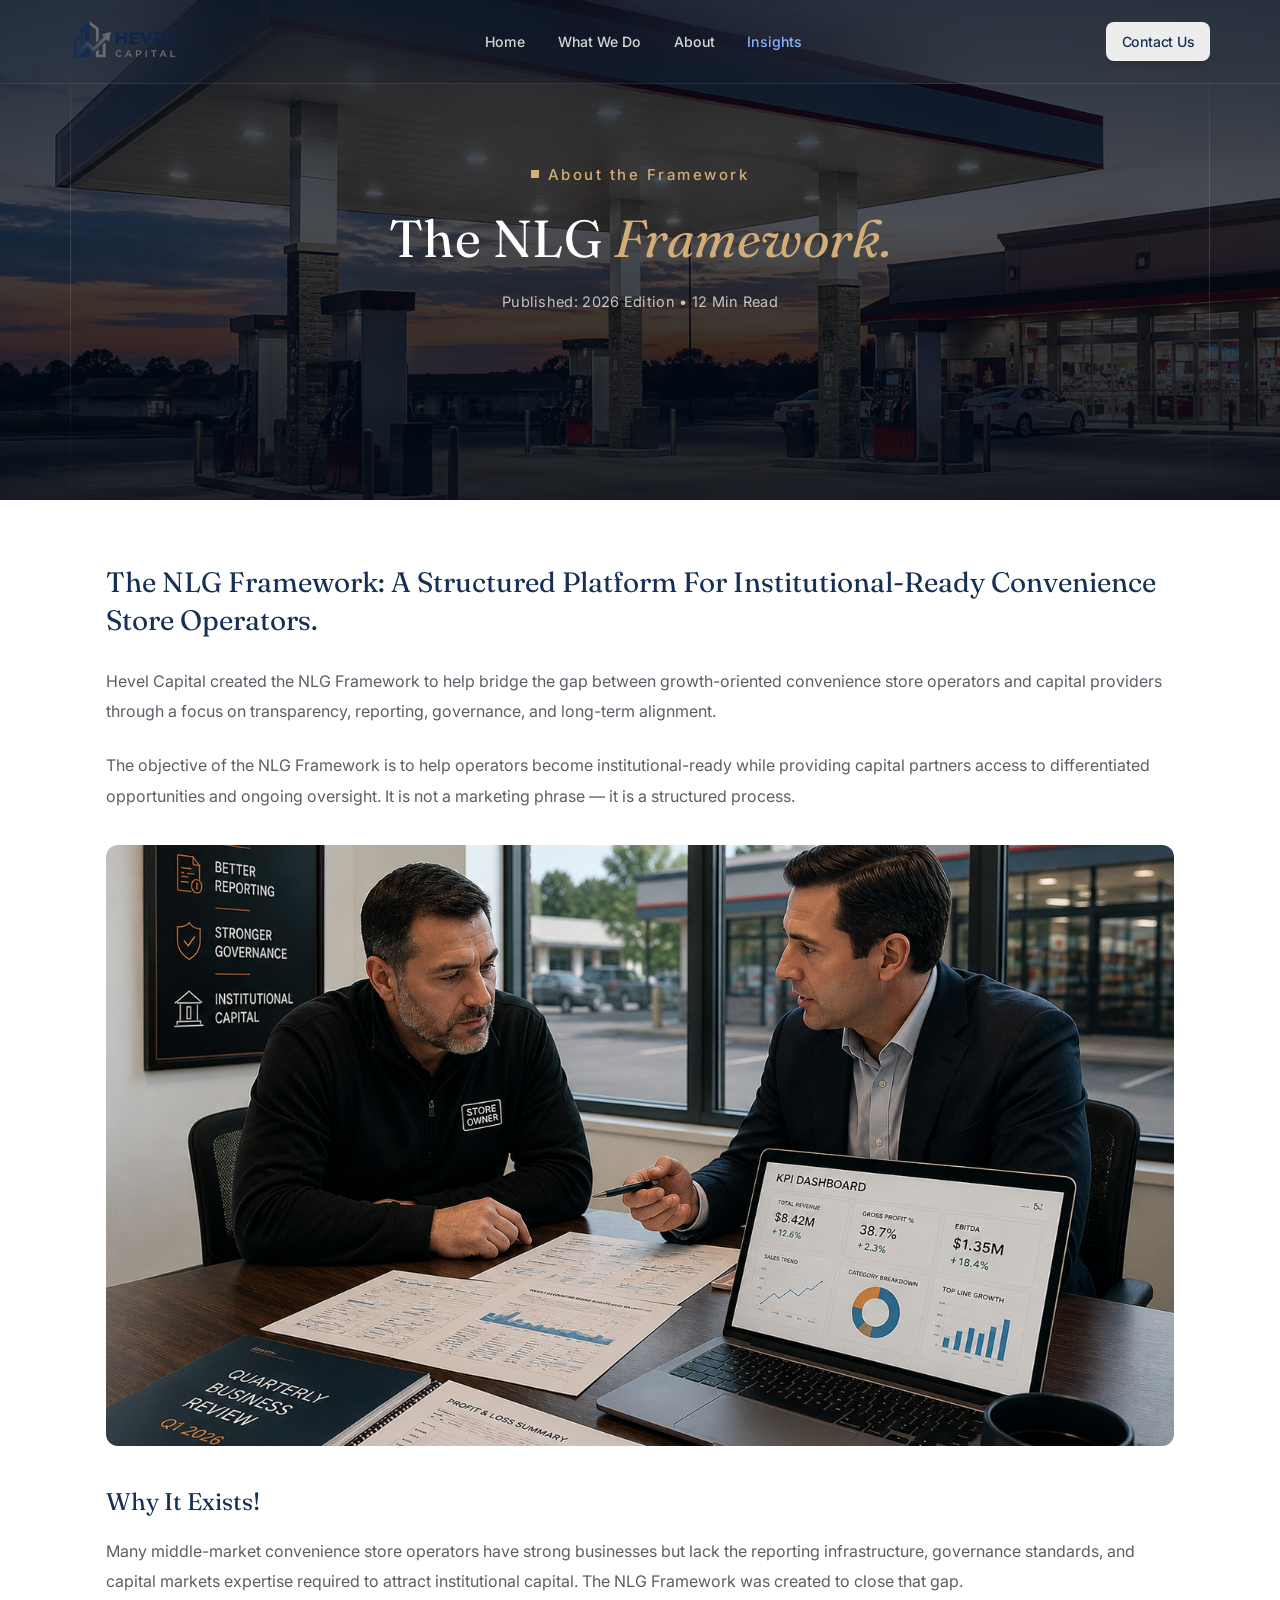
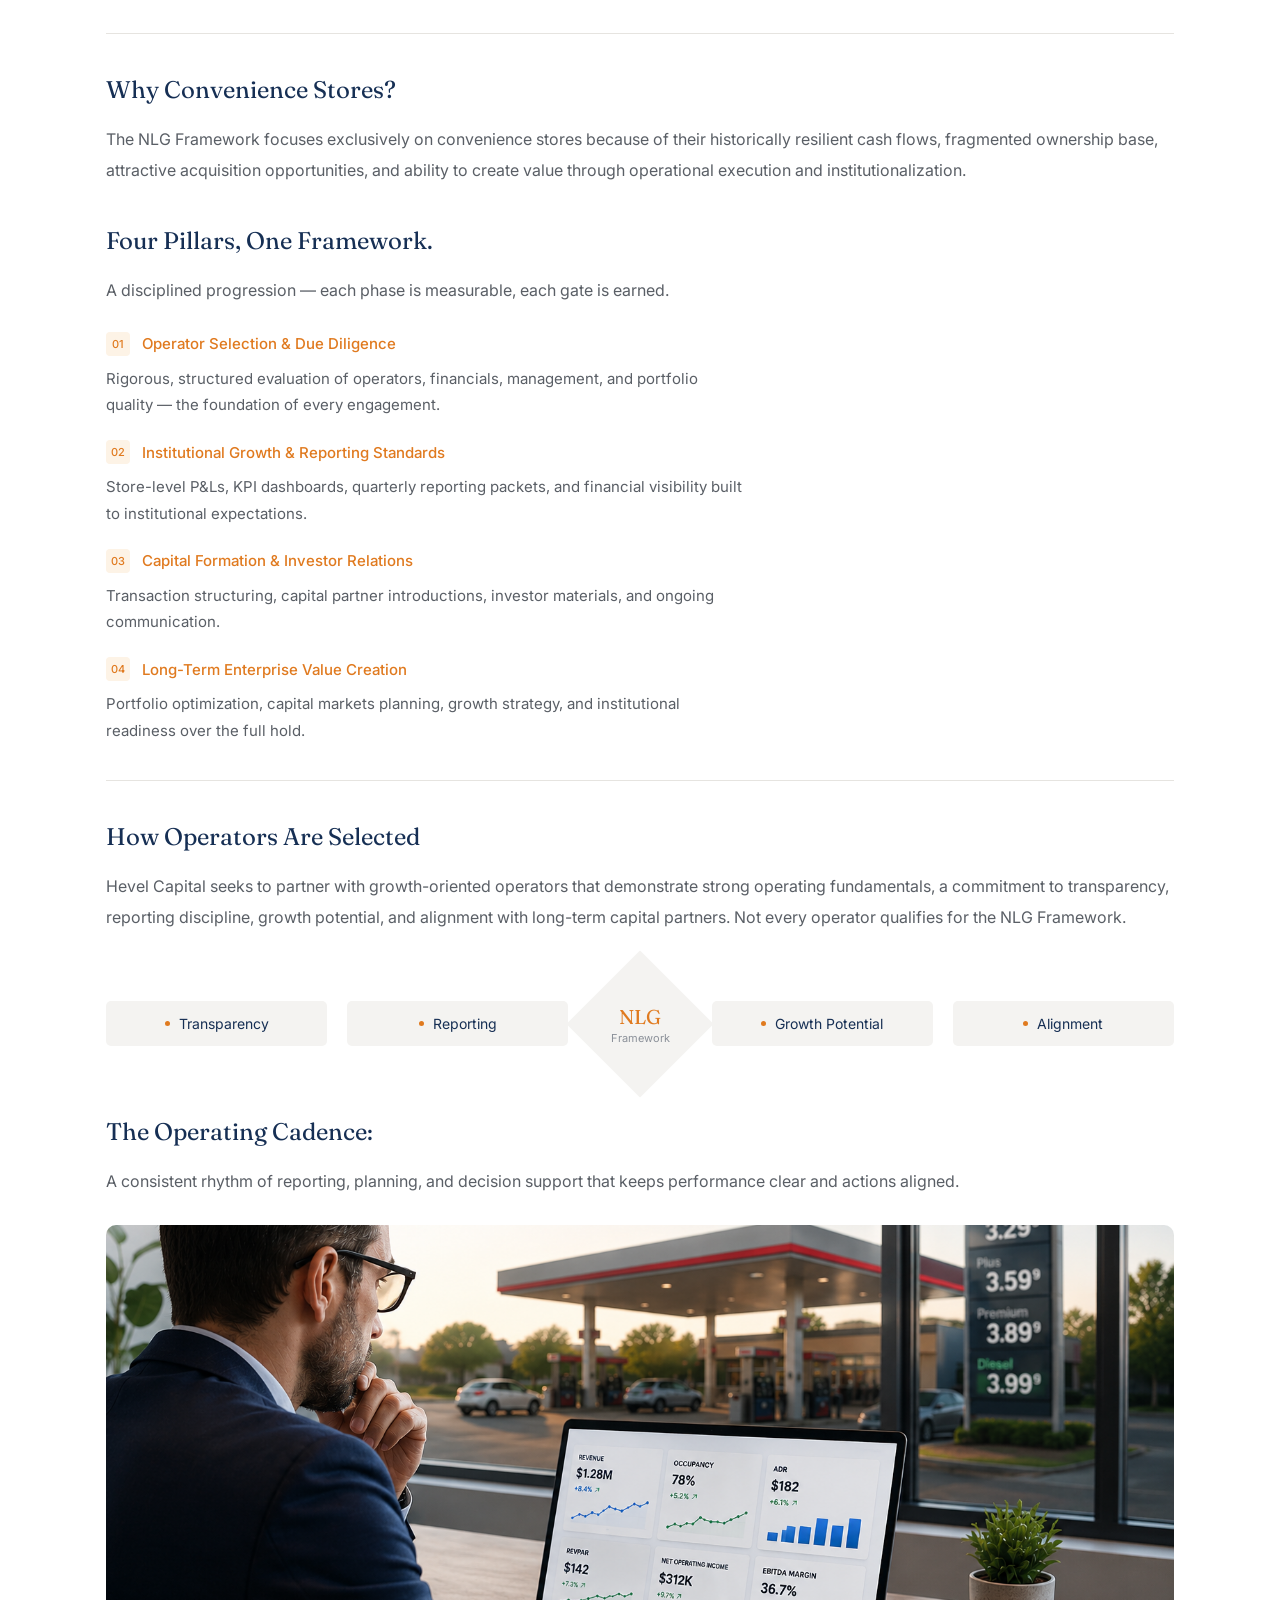
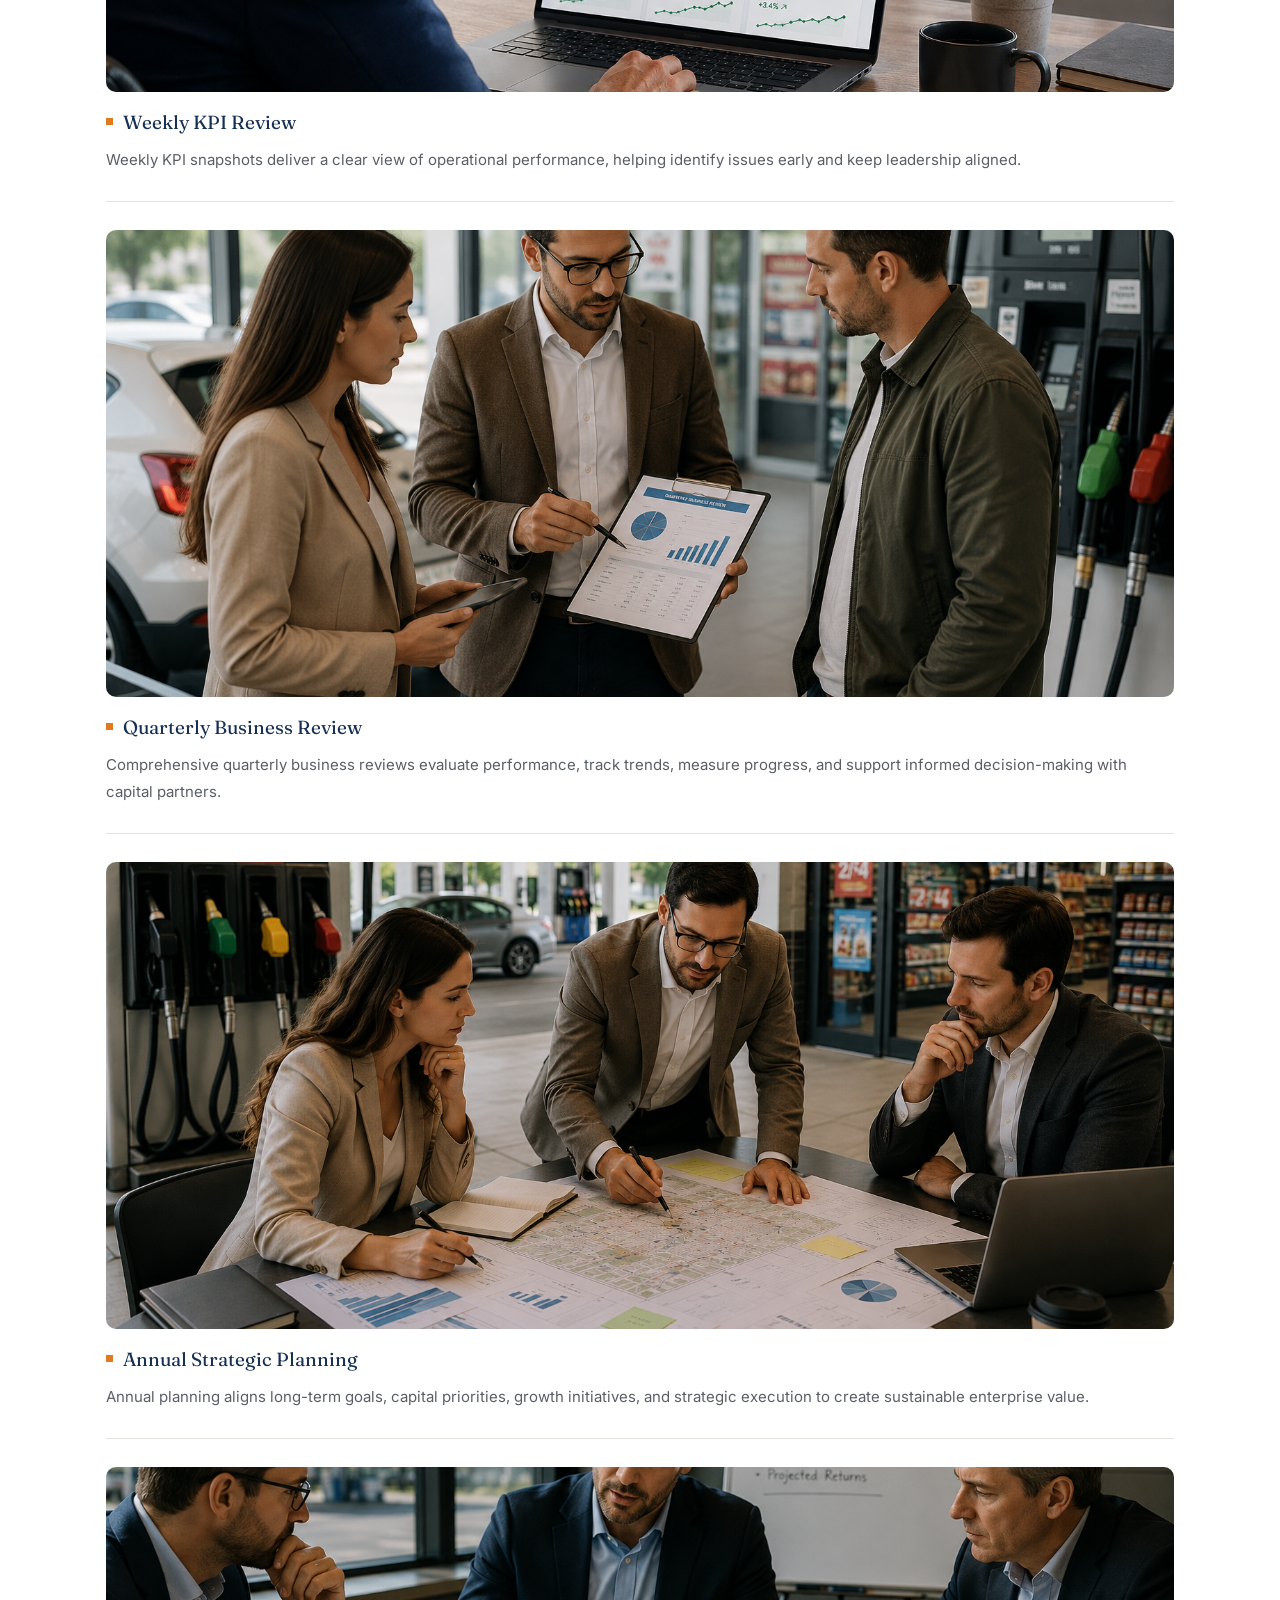
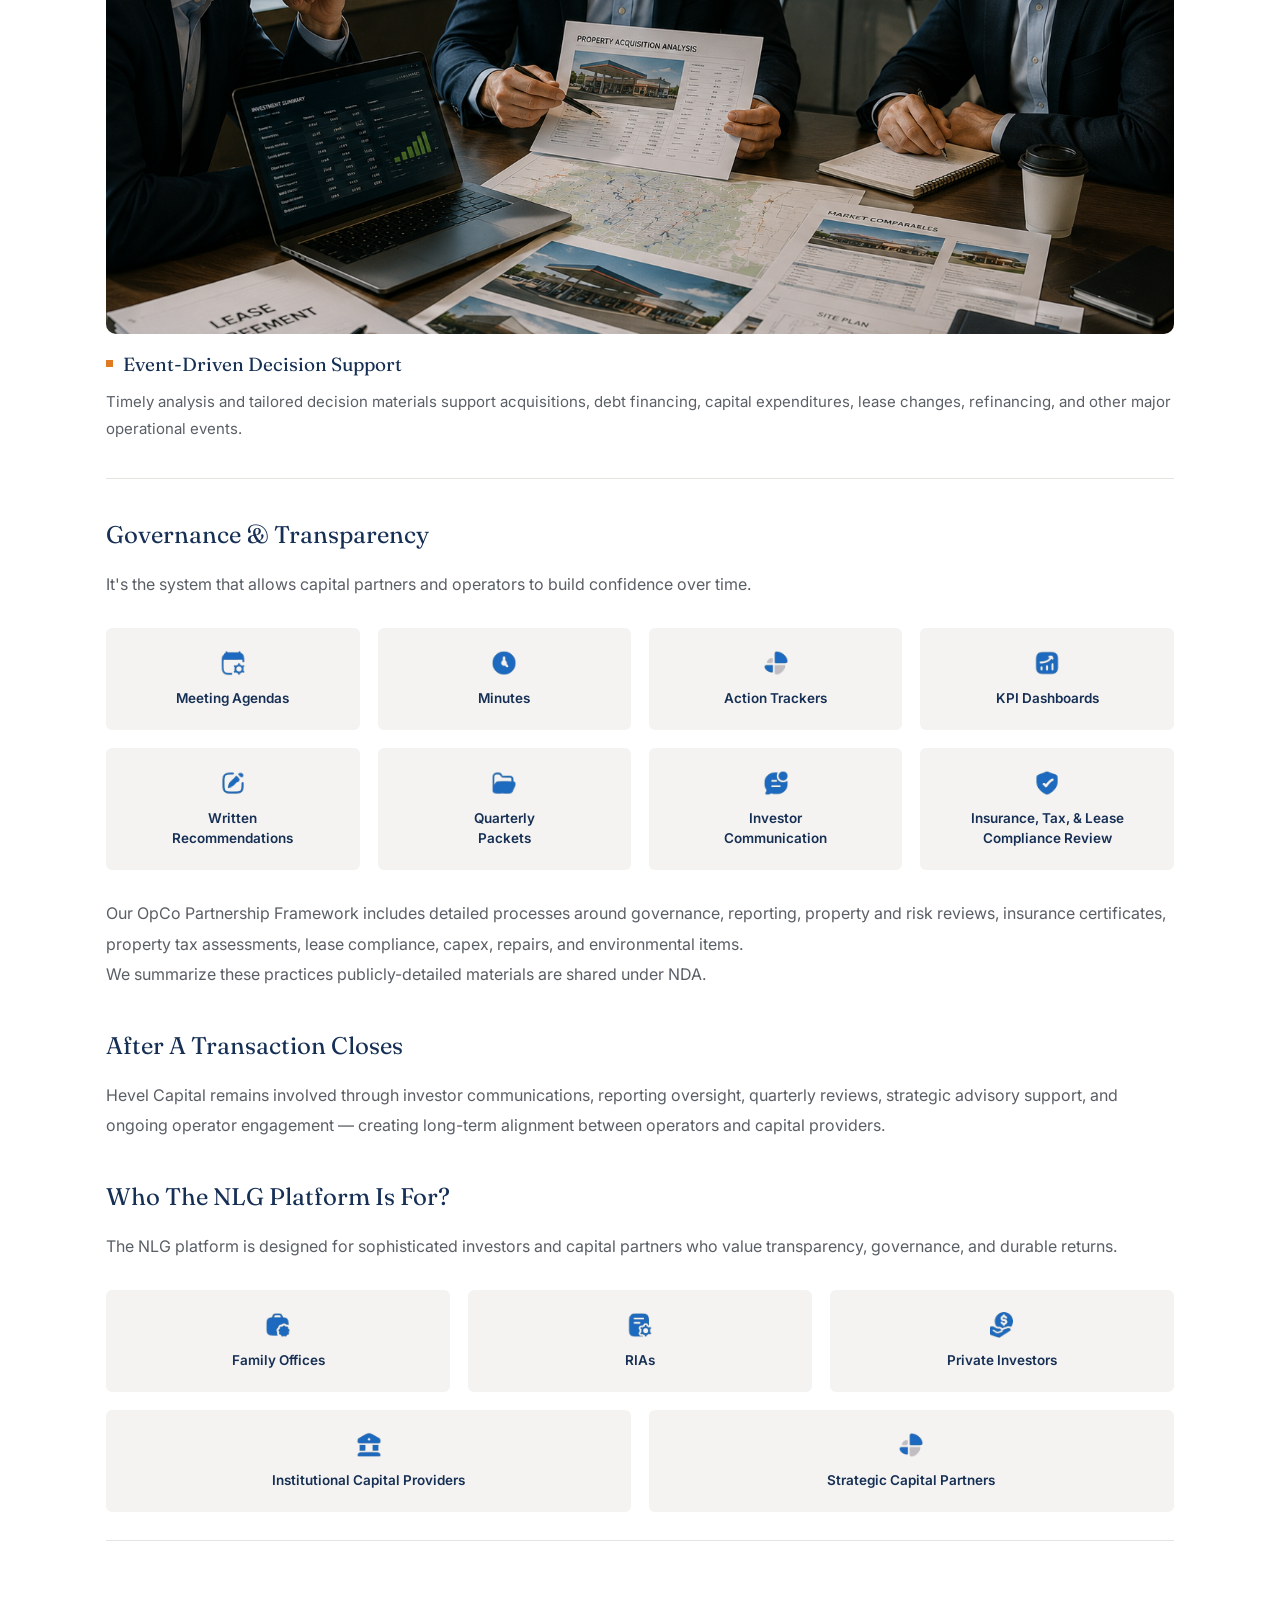
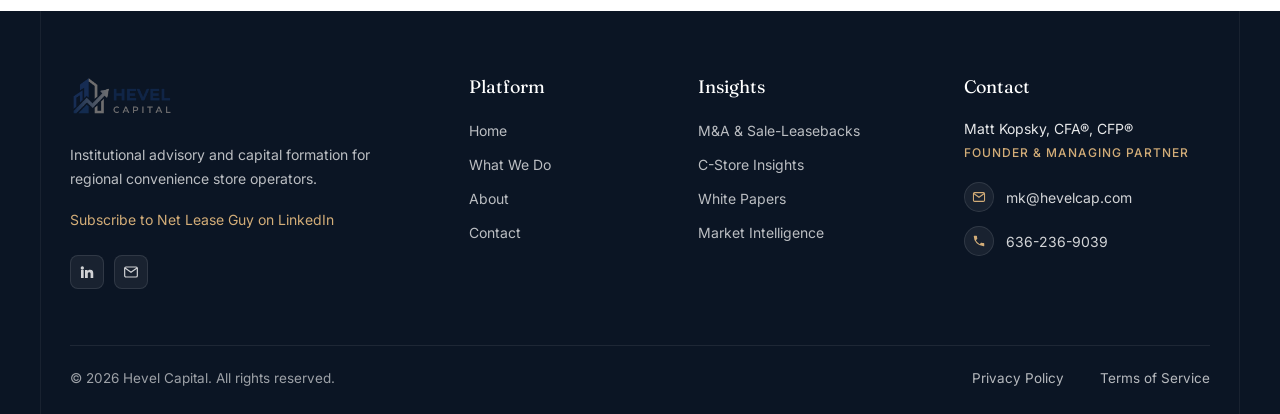
<file: nlg-framework.html>
<!DOCTYPE html>
<html lang="en">
<head>
<meta charset="UTF-8">
<meta name="viewport" content="width=device-width, initial-scale=1.0">
<title>The NLG Framework | Hevel Capital</title>
<link rel="preconnect" href="https://fonts.googleapis.com">
<link rel="preconnect" href="https://fonts.gstatic.com" crossorigin>
<link href="https://fonts.googleapis.com/css2?family=Fraunces:ital,opsz,wght@0,9..144,400;1,9..144,400&family=Inter:wght@400;500;600;700&display=swap" rel="stylesheet">
<link rel="stylesheet" href="css/style.css">
</head>
<body>

<header class="breadcrumb-section">

  <nav class="navbar">
    <div class="logo">
      <a href="index.html"><img src="asset/home/logo.png" alt="Hevel Capital"></a>
    </div>

    <ul class="nav-links">
      <li><a href="index.html">Home</a></li>
      <li><a href="what-we-do.html">What We Do</a></li>
      <li><a href="about.html">About</a></li>
      <li><a href="insights.html" class="active">Insights</a></li>
    </ul>

    <a href="contact.html" class="btn btn-contact">Contact Us</a>
  </nav>

  <div class="breadcrumb-bg">
    <img src="asset/breadcrumb/breadcrumb_back.png" alt="">
  </div>

  <div class="breadcrumb-guides" aria-hidden="true">
    <span class="v-line v-line--left"></span>
    <span class="v-line v-line--right"></span>
  </div>

  <div class="breadcrumb-content">
    <div class="breadcrumb-eyebrow">
      <span class="dot"></span>
      <span>About the Framework</span>
    </div>

    <h1 class="breadcrumb-heading">The NLG <em>Framework.</em></h1>

    <p class="breadcrumb-meta">Published: 2026 Edition • 12 Min Read</p>
  </div>

</header>

<section class="article-section">

  <h2 class="article-heading">The NLG Framework: A Structured Platform For Institutional-Ready Convenience Store Operators.</h2>

  <p class="article-text">Hevel Capital created the NLG Framework to help bridge the gap between growth-oriented convenience store operators and capital providers through a focus on transparency, reporting, governance, and long-term alignment.</p>

  <p class="article-text">The objective of the NLG Framework is to help operators become institutional-ready while providing capital partners access to differentiated opportunities and ongoing oversight. It is not a marketing phrase — it is a structured process.</p>

  <figure class="article-figure">
    <img src="asset/home/capital_celling_2.png" alt="Operator and advisor reviewing a KPI dashboard">
  </figure>

  <div class="block block--divided">
    <h3 class="block-heading">Why It Exists!</h3>
    <p class="article-text">Many middle-market convenience store operators have strong businesses but lack the reporting infrastructure, governance standards, and capital markets expertise required to attract institutional capital. The NLG Framework was created to close that gap.</p>
  </div>

  <div class="block">
    <h3 class="block-heading">Why Convenience Stores?</h3>
    <p class="article-text">The NLG Framework focuses exclusively on convenience stores because of their historically resilient cash flows, fragmented ownership base, attractive acquisition opportunities, and ability to create value through operational execution and institutionalization.</p>
  </div>

  <div class="block block--divided">
    <h3 class="block-heading">Four Pillars, One Framework.</h3>
    <p class="article-text">A disciplined progression — each phase is measurable, each gate is earned.</p>

    <div class="pillars">
      <div class="pillar">
        <div class="pillar-top">
          <span class="pillar-num">01</span>
          <h4>Operator Selection &amp; Due Diligence</h4>
        </div>
        <p>Rigorous, structured evaluation of operators, financials, management, and portfolio quality — the foundation of every engagement.</p>
      </div>

      <div class="pillar">
        <div class="pillar-top">
          <span class="pillar-num">02</span>
          <h4>Institutional Growth &amp; Reporting Standards</h4>
        </div>
        <p>Store-level P&amp;Ls, KPI dashboards, quarterly reporting packets, and financial visibility built to institutional expectations.</p>
      </div>

      <div class="pillar">
        <div class="pillar-top">
          <span class="pillar-num">03</span>
          <h4>Capital Formation &amp; Investor Relations</h4>
        </div>
        <p>Transaction structuring, capital partner introductions, investor materials, and ongoing communication.</p>
      </div>

      <div class="pillar">
        <div class="pillar-top">
          <span class="pillar-num">04</span>
          <h4>Long-Term Enterprise Value Creation</h4>
        </div>
        <p>Portfolio optimization, capital markets planning, growth strategy, and institutional readiness over the full hold.</p>
      </div>
    </div>
  </div>

  <div class="block">
    <h3 class="block-heading">How Operators Are Selected</h3>
    <p class="article-text">Hevel Capital seeks to partner with growth-oriented operators that demonstrate strong operating fundamentals, a commitment to transparency, reporting discipline, growth potential, and alignment with long-term capital partners. Not every operator qualifies for the NLG Framework.</p>

    <div class="criteria">
      <span class="criteria-chip"><i></i>Transparency</span>
      <span class="criteria-chip"><i></i>Reporting</span>

      <div class="criteria-diamond">
        <span class="criteria-diamond-inner">
          <strong>NLG</strong>
          <em>Framework</em>
        </span>
      </div>

      <span class="criteria-chip"><i></i>Growth Potential</span>
      <span class="criteria-chip"><i></i>Alignment</span>
    </div>
  </div>

  <div class="block">
    <h3 class="block-heading">The Operating Cadence:</h3>
    <p class="article-text">A consistent rhythm of reporting, planning, and decision support that keeps performance clear and actions aligned.</p>

    <div class="cadence">

      <article class="cadence-item">
        <img src="asset/what_we_are/what-we-are_2.png" alt="Weekly KPI review">
        <h4><i></i>Weekly KPI Review</h4>
        <p>Weekly KPI snapshots deliver a clear view of operational performance, helping identify issues early and keep leadership aligned.</p>
      </article>

      <article class="cadence-item">
        <img src="asset/insight/nlg_framework_3.png" alt="Quarterly business review">
        <h4><i></i>Quarterly Business Review</h4>
        <p>Comprehensive quarterly business reviews evaluate performance, track trends, measure progress, and support informed decision-making with capital partners.</p>
      </article>

      <article class="cadence-item">
        <img src="asset/insight/nlg_framework_2.png" alt="Annual strategic planning">
        <h4><i></i>Annual Strategic Planning</h4>
        <p>Annual planning aligns long-term goals, capital priorities, growth initiatives, and strategic execution to create sustainable enterprise value.</p>
      </article>

      <article class="cadence-item">
        <img src="asset/insight/nlg_framework_1.png" alt="Event-driven decision support">
        <h4><i></i>Event-Driven Decision Support</h4>
        <p>Timely analysis and tailored decision materials support acquisitions, debt financing, capital expenditures, lease changes, refinancing, and other major operational events.</p>
      </article>

    </div>
  </div>

  <div class="block block--topline">
    <h3 class="block-heading">Governance &amp; Transparency</h3>
    <p class="article-text">It's the system that allows capital partners and operators to build confidence over time.</p>

    <div class="tiles tiles--4">
      <div class="tile">
        <span class="tile-icon">
          <img src="asset/icons/icon_12.png" alt="">
        </span>
        <span class="tile-label">Meeting Agendas</span>
      </div>

      <div class="tile">
        <span class="tile-icon">
          <img src="asset/icons/icon_1.png" alt="">
        </span>
        <span class="tile-label">Minutes</span>
      </div>

      <div class="tile">
        <span class="tile-icon">
          <img src="asset/icons/icon_2.png" alt="">
        </span>
        <span class="tile-label">Action Trackers</span>
      </div>

      <div class="tile">
        <span class="tile-icon">
          <img src="asset/icons/icon_3.png" alt="">
        </span>
        <span class="tile-label">KPI Dashboards</span>
      </div>

      <div class="tile">
        <span class="tile-icon">
          <img src="asset/icons/icon_5.png" alt="">
        </span>
        <span class="tile-label">Written<br>Recommendations</span>
      </div>

      <div class="tile">
        <span class="tile-icon">
          <img src="asset/icons/icon_6.png" alt="">
        </span>
        <span class="tile-label">Quarterly<br>Packets</span>
      </div>

      <div class="tile">
        <span class="tile-icon">
          <img src="asset/icons/icon_4.png" alt="">
        </span>
        <span class="tile-label">Investor<br>Communication</span>
      </div>

      <div class="tile">
        <span class="tile-icon">
          <img src="asset/icons/icon_7.png" alt="">
        </span>
        <span class="tile-label">Insurance, Tax, &amp; Lease<br>Compliance Review</span>
      </div>
    </div>

    <p class="article-text tiles-note">Our OpCo Partnership Framework includes detailed processes around governance, reporting, property and risk reviews, insurance certificates, property tax assessments, lease compliance, capex, repairs, and environmental items.<br>We summarize these practices publicly-detailed materials are shared under NDA.</p>
  </div>

  <div class="block">
    <h3 class="block-heading">After A Transaction Closes</h3>
    <p class="article-text">Hevel Capital remains involved through investor communications, reporting oversight, quarterly reviews, strategic advisory support, and ongoing operator engagement — creating long-term alignment between operators and capital providers.</p>
  </div>

  <div class="block block--divided">
    <h3 class="block-heading">Who The NLG Platform Is For?</h3>
    <p class="article-text">The NLG platform is designed for sophisticated investors and capital partners who value transparency, governance, and durable returns.</p>

    <div class="tiles tiles--audience">
      <div class="tile">
        <span class="tile-icon">
          <img src="asset/icons/icon_8.png" alt="">
        </span>
        <span class="tile-label">Family Offices</span>
      </div>

      <div class="tile">
        <span class="tile-icon">
          <img src="asset/icons/icon_11.png" alt="">
        </span>
        <span class="tile-label">RIAs</span>
      </div>

      <div class="tile">
        <span class="tile-icon">
          <img src="asset/icons/icon_9.png" alt="">
        </span>
        <span class="tile-label">Private Investors</span>
      </div>

      <div class="tile">
        <span class="tile-icon">
          <img src="asset/icons/icon_10.png" alt="">
        </span>
        <span class="tile-label">Institutional Capital Providers</span>
      </div>

      <div class="tile">
        <span class="tile-icon">
          <img src="asset/icons/icon_2.png" alt="">
        </span>
        <span class="tile-label">Strategic Capital Partners</span>
      </div>
    </div>
  </div>

</section>

<footer class="site-footer">
  <div class="footer-lines" aria-hidden="true">
    <span></span>
    <span></span>
  </div>

  <div class="footer-top">

    <div class="footer-brand">
      <div class="footer-logo">
        <a href="index.html"><img src="asset/home/logo.png" alt="Hevel Capital"></a>
      </div>
      <p class="footer-about">Institutional advisory and capital formation for regional convenience store operators.</p>
      <a href="#" class="footer-subscribe">Subscribe to Net Lease Guy on LinkedIn</a>
      <div class="footer-social">
        <a href="#" aria-label="LinkedIn">
          <svg viewBox="0 0 24 24" fill="currentColor" width="16" height="16"><path d="M4.98 3.5a2.5 2.5 0 1 1 0 5 2.5 2.5 0 0 1 0-5zM3 9h4v12H3zM9 9h3.8v1.71h.05c.53-.95 1.83-1.96 3.77-1.96 4.03 0 4.78 2.5 4.78 5.76V21h-4v-5.57c0-1.33-.03-3.05-1.95-3.05-1.95 0-2.25 1.45-2.25 2.95V21H9z"/></svg>
        </a>
        <a href="#" aria-label="Email">
          <svg viewBox="0 0 24 24" fill="none" stroke="currentColor" stroke-width="1.8" width="16" height="16"><rect x="2.5" y="4.5" width="19" height="15" rx="2"/><path d="m3 6 9 6.5L21 6"/></svg>
        </a>
      </div>
    </div>

    <div class="footer-col">
      <h4>Platform</h4>
      <ul>
        <li><a href="index.html">Home</a></li>
        <li><a href="what-we-do.html">What We Do</a></li>
        <li><a href="about.html">About</a></li>
        <li><a href="contact.html">Contact</a></li>
      </ul>
    </div>

    <div class="footer-col">
      <h4>Insights</h4>
      <ul>
        <li><a href="#">M&amp;A &amp; Sale-Leasebacks</a></li>
        <li><a href="#">C-Store Insights</a></li>
        <li><a href="#">White Papers</a></li>
        <li><a href="#">Market Intelligence</a></li>
      </ul>
    </div>

    <div class="footer-col footer-contact">
      <h4>Contact</h4>
      <p class="footer-name">Matt Kopsky, CFA®, CFP®</p>
      <p class="footer-role">Founder &amp; Managing Partner</p>
      <a href="mailto:mk@hevelcap.com" class="footer-contact-item">
        <span class="footer-icon">
          <svg viewBox="0 0 24 24" fill="none" stroke="currentColor" stroke-width="1.8" width="14" height="14"><rect x="2.5" y="4.5" width="19" height="15" rx="2"/><path d="m3 6 9 6.5L21 6"/></svg>
        </span>
        mk@hevelcap.com
      </a>
      <a href="tel:6362369039" class="footer-contact-item">
        <span class="footer-icon">
          <svg viewBox="0 0 24 24" fill="currentColor" width="14" height="14"><path d="M6.6 10.8a15.1 15.1 0 0 0 6.6 6.6l2.2-2.2a1 1 0 0 1 1-.24 11.4 11.4 0 0 0 3.6.57 1 1 0 0 1 1 1V20a1 1 0 0 1-1 1A17 17 0 0 1 3 4a1 1 0 0 1 1-1h3.5a1 1 0 0 1 1 1c0 1.25.2 2.46.57 3.6a1 1 0 0 1-.25 1z"/></svg>
        </span>
        636-236-9039
      </a>
    </div>

  </div>

  <div class="footer-bottom">
    <p>© 2026 Hevel Capital. All rights reserved.</p>
    <div class="footer-legal">
      <a href="#">Privacy Policy</a>
      <a href="#">Terms of Service</a>
    </div>
  </div>
</footer>

</body>
</html>
</file>
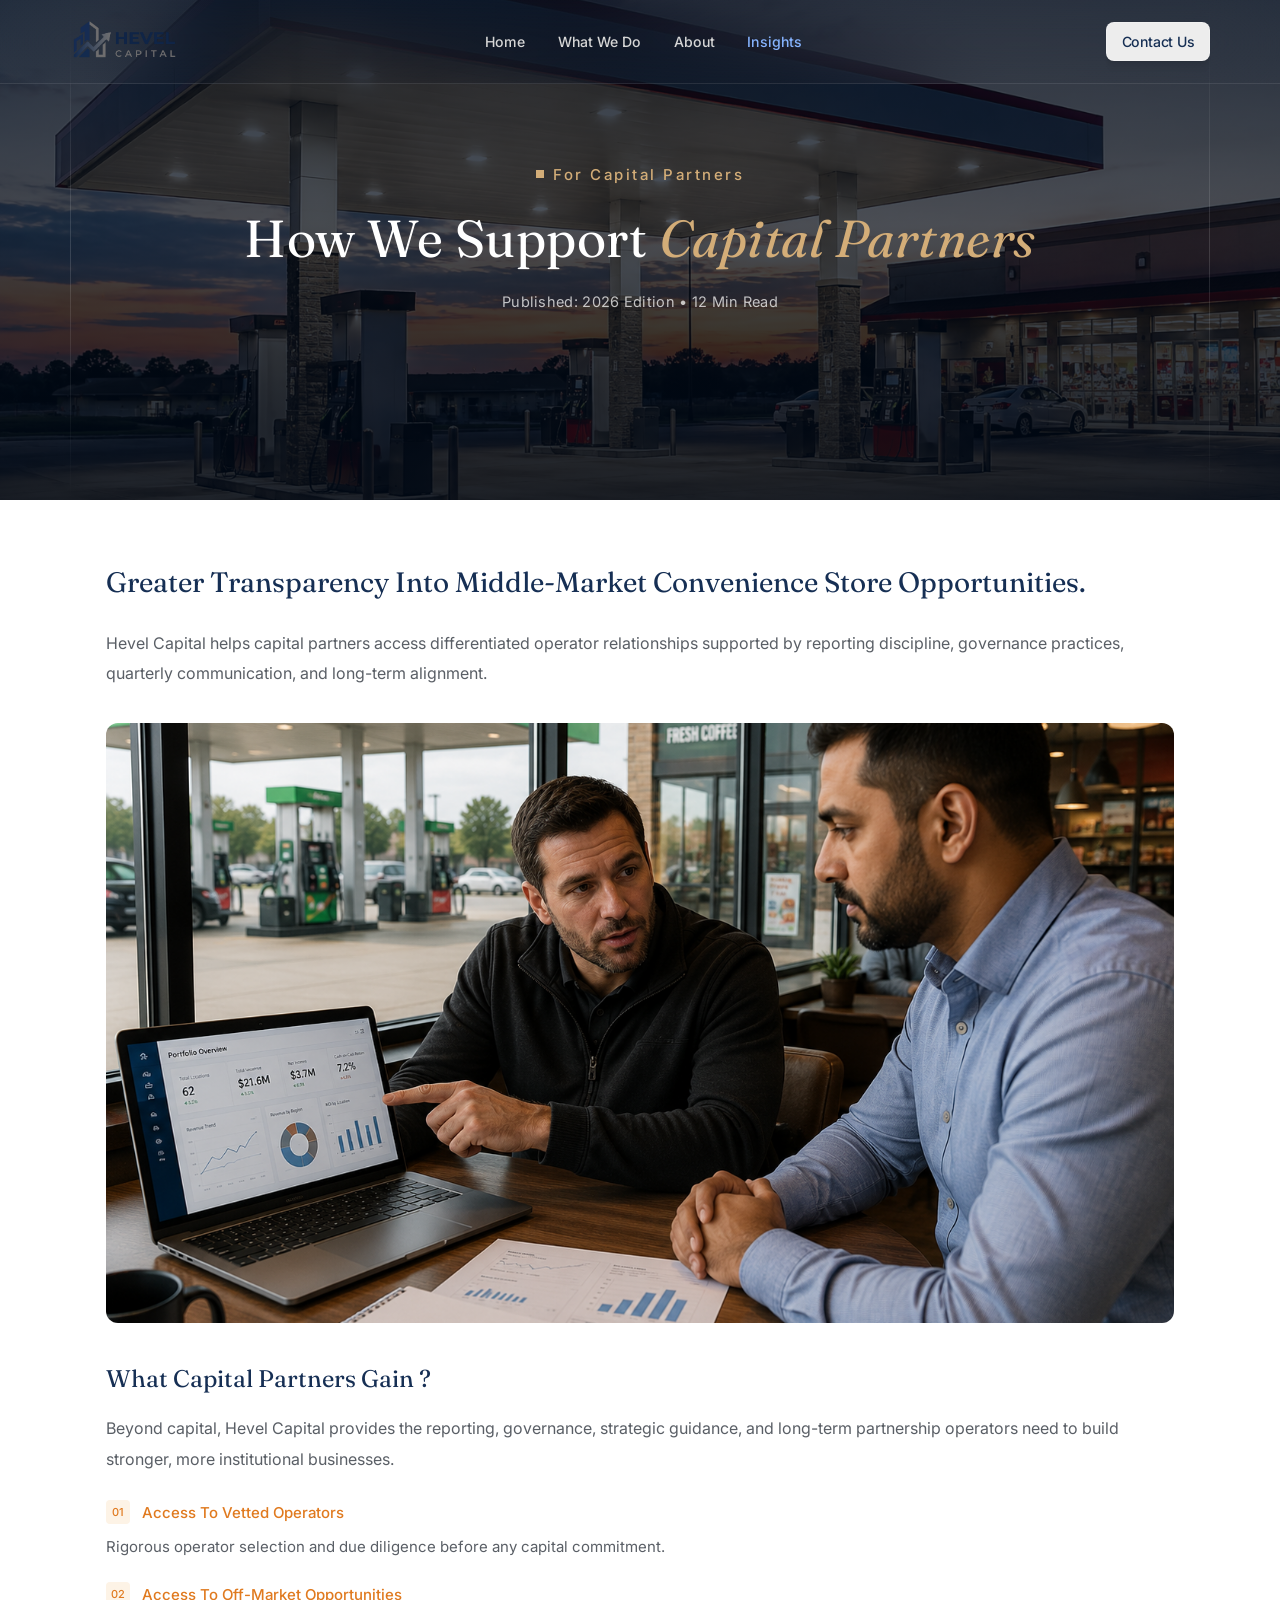
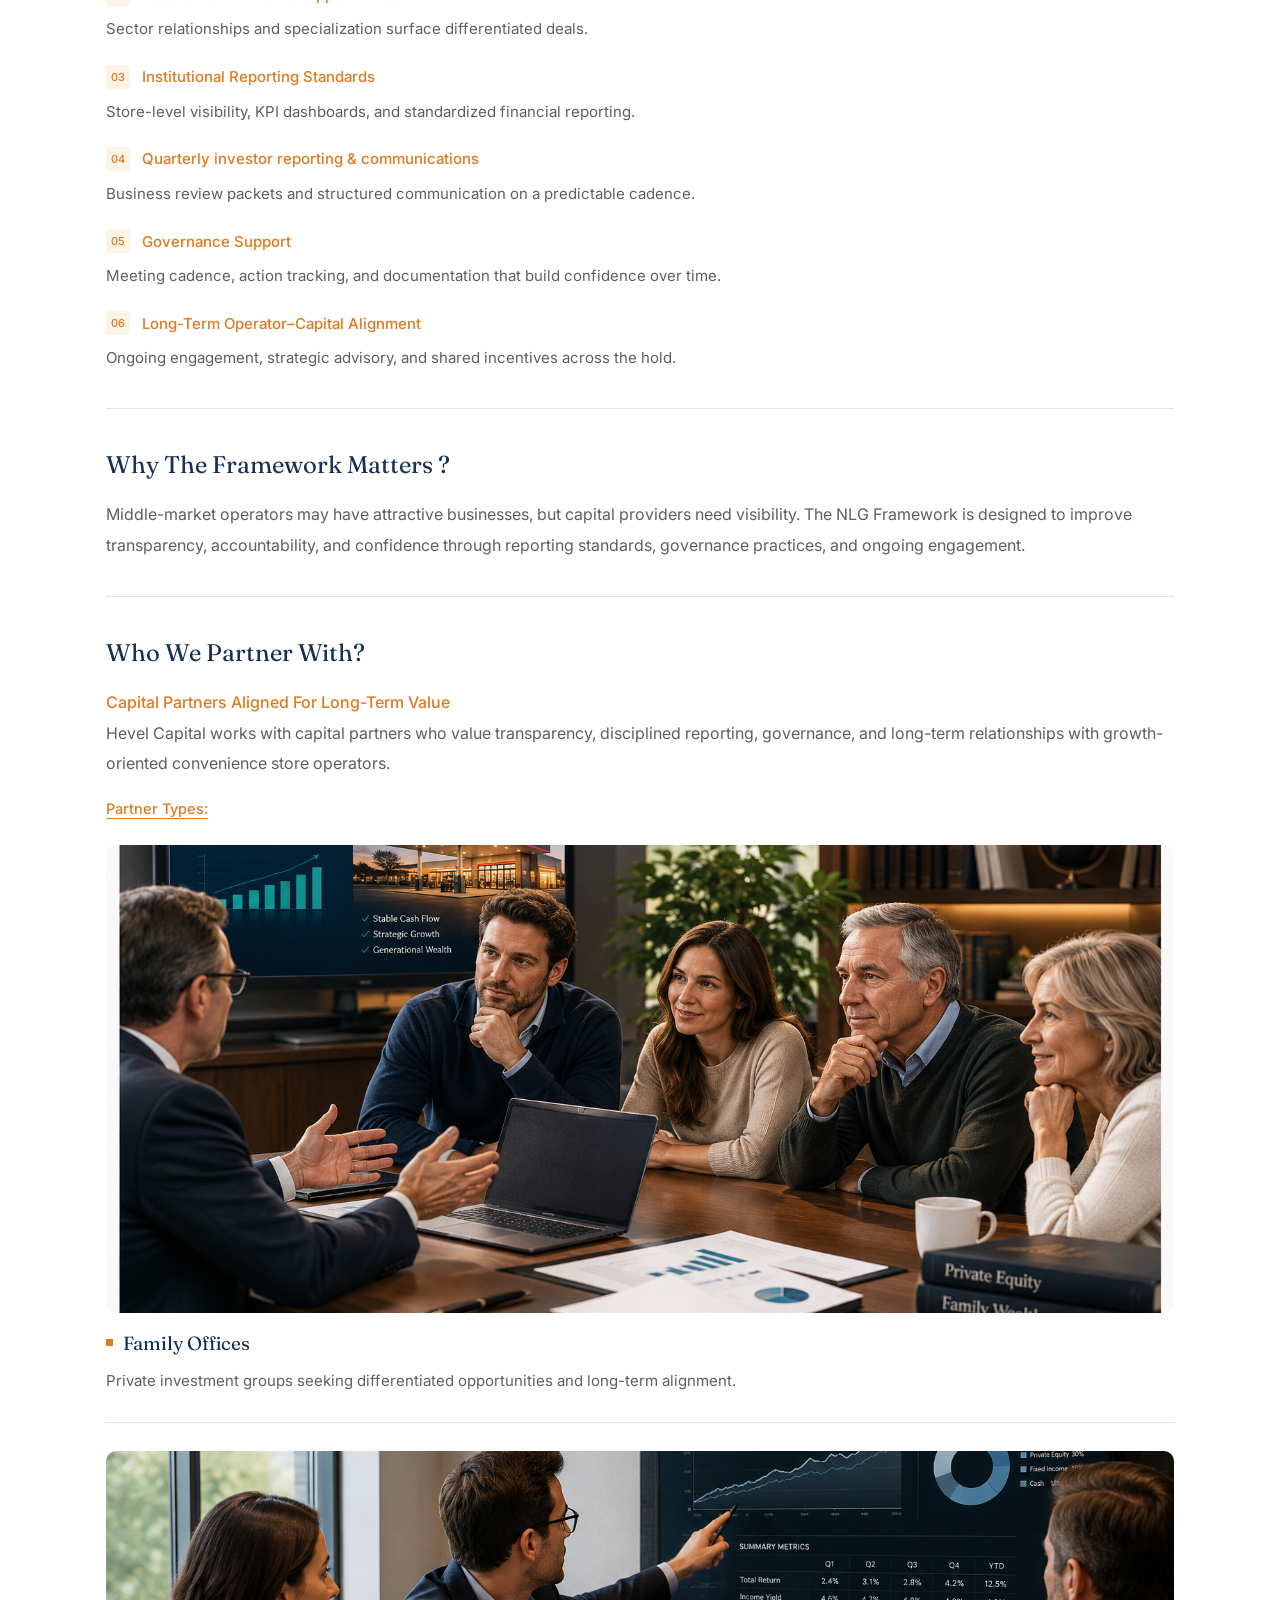
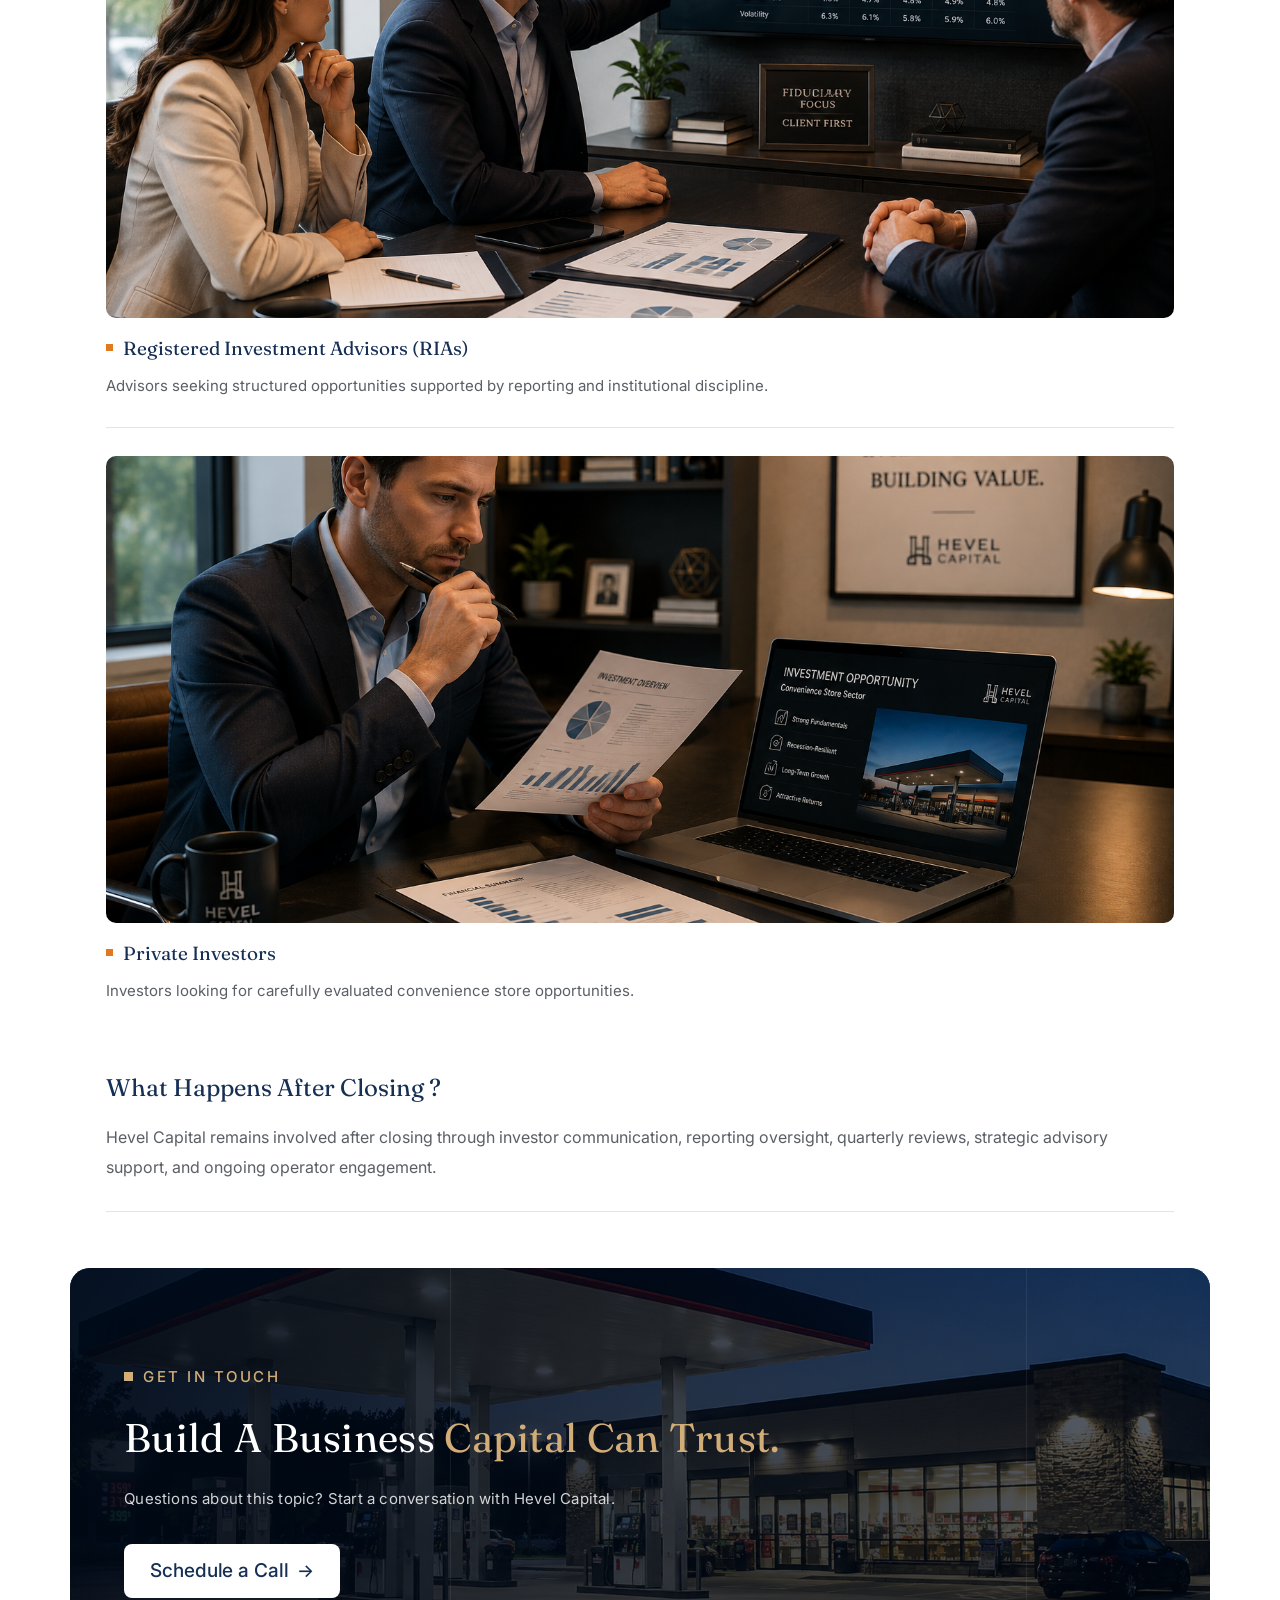
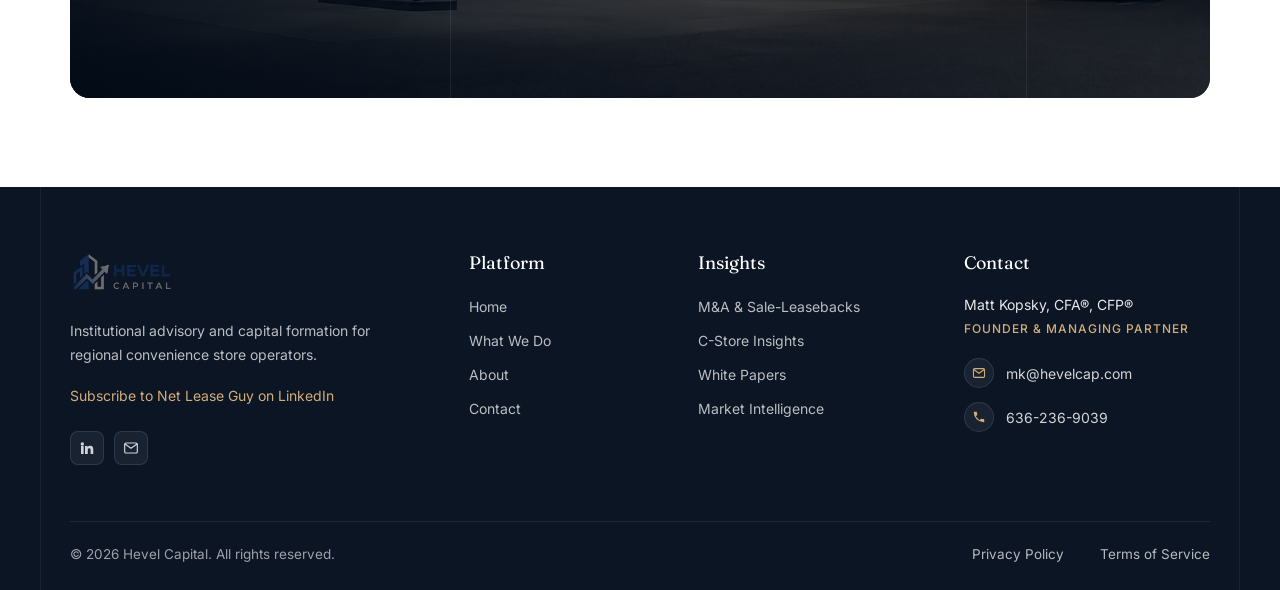
<file: support-capital-partners.html>
<!DOCTYPE html>
<html lang="en">
<head>
<meta charset="UTF-8">
<meta name="viewport" content="width=device-width, initial-scale=1.0">
<title>How We Support Capital Partners | Hevel Capital</title>
<link rel="preconnect" href="https://fonts.googleapis.com">
<link rel="preconnect" href="https://fonts.gstatic.com" crossorigin>
<link href="https://fonts.googleapis.com/css2?family=Fraunces:ital,opsz,wght@0,9..144,400;1,9..144,400&family=Inter:wght@400;500;600;700&display=swap" rel="stylesheet">
<link rel="stylesheet" href="css/style.css">
</head>
<body>

<header class="breadcrumb-section">

  <nav class="navbar">
    <div class="logo">
      <a href="index.html"><img src="asset/home/logo.png" alt="Hevel Capital"></a>
    </div>

    <ul class="nav-links">
      <li><a href="index.html">Home</a></li>
      <li><a href="what-we-do.html">What We Do</a></li>
      <li><a href="about.html">About</a></li>
      <li><a href="insights.html" class="active">Insights</a></li>
    </ul>

    <a href="contact.html" class="btn btn-contact">Contact Us</a>
  </nav>

  <div class="breadcrumb-bg">
    <img src="asset/breadcrumb/breadcrumb_back.png" alt="">
  </div>

  <div class="breadcrumb-guides" aria-hidden="true">
    <span class="v-line v-line--left"></span>
    <span class="v-line v-line--right"></span>
  </div>

  <div class="breadcrumb-content">
    <div class="breadcrumb-eyebrow">
      <span class="dot"></span>
      <span>For Capital Partners</span>
    </div>

    <h1 class="breadcrumb-heading">How We Support <em>Capital Partners</em></h1>

    <p class="breadcrumb-meta">Published: 2026 Edition • 12 Min Read</p>
  </div>

</header>

<section class="article-section">

  <h2 class="article-heading">Greater Transparency Into Middle-Market Convenience Store Opportunities.</h2>

  <p class="article-text">Hevel Capital helps capital partners access differentiated operator relationships supported by reporting discipline, governance practices, quarterly communication, and long-term alignment.</p>

  <figure class="article-figure">
    <img src="asset/insight/computer.png" alt="Capital partner reviewing a portfolio overview">
  </figure>

  <div class="block block--divided">
    <h3 class="block-heading">What Capital Partners Gain ?</h3>
    <p class="article-text">Beyond capital, Hevel Capital provides the reporting, governance, strategic guidance, and long-term partnership operators need to build stronger, more institutional businesses.</p>

    <div class="pillars">
      <div class="pillar">
        <div class="pillar-top">
          <span class="pillar-num">01</span>
          <h4>Access To Vetted Operators</h4>
        </div>
        <p>Rigorous operator selection and due diligence before any capital commitment.</p>
      </div>

      <div class="pillar">
        <div class="pillar-top">
          <span class="pillar-num">02</span>
          <h4>Access To Off-Market Opportunities</h4>
        </div>
        <p>Sector relationships and specialization surface differentiated deals.</p>
      </div>

      <div class="pillar">
        <div class="pillar-top">
          <span class="pillar-num">03</span>
          <h4>Institutional Reporting Standards</h4>
        </div>
        <p>Store-level visibility, KPI dashboards, and standardized financial reporting.</p>
      </div>

      <div class="pillar">
        <div class="pillar-top">
          <span class="pillar-num">04</span>
          <h4>Quarterly investor reporting &amp; communications</h4>
        </div>
        <p>Business review packets and structured communication on a predictable cadence.</p>
      </div>

      <div class="pillar">
        <div class="pillar-top">
          <span class="pillar-num">05</span>
          <h4>Governance Support</h4>
        </div>
        <p>Meeting cadence, action tracking, and documentation that build confidence over time.</p>
      </div>

      <div class="pillar">
        <div class="pillar-top">
          <span class="pillar-num">06</span>
          <h4>Long-Term Operator–Capital Alignment</h4>
        </div>
        <p>Ongoing engagement, strategic advisory, and shared incentives across the hold.</p>
      </div>
    </div>
  </div>

  <div class="block block--divided">
    <h3 class="block-heading">Why The Framework Matters ?</h3>
    <p class="article-text">Middle-market operators may have attractive businesses, but capital providers need visibility. The NLG Framework is designed to improve transparency, accountability, and confidence through reporting standards, governance practices, and ongoing engagement.</p>
  </div>

  <div class="block">
    <h3 class="block-heading">Who We Partner With?</h3>

    <p class="article-text article-text--accent">Capital Partners Aligned For Long-Term Value</p>

    <p class="article-text">Hevel Capital works with capital partners who value transparency, disciplined reporting, governance, and long-term relationships with growth-oriented convenience store operators.</p>

    <p class="partner-label">Partner Types:</p>

    <div class="cadence">

      <article class="cadence-item">
        <img src="asset/insight/meeting_.png" alt="Family offices">
        <h4><i></i>Family Offices</h4>
        <p>Private investment groups seeking differentiated opportunities and long-term alignment.</p>
      </article>

      <article class="cadence-item">
        <img src="asset/insight/private_03.png" alt="Registered investment advisors">
        <h4><i></i>Registered Investment Advisors (RIAs)</h4>
        <p>Advisors seeking structured opportunities supported by reporting and institutional discipline.</p>
      </article>

      <article class="cadence-item">
        <img src="asset/insight/private_02.png" alt="Private investors">
        <h4><i></i>Private Investors</h4>
        <p>Investors looking for carefully evaluated convenience store opportunities.</p>
      </article>

    </div>
  </div>

  <div class="block block--divided">
    <h3 class="block-heading">What Happens After Closing ?</h3>
    <p class="article-text">Hevel Capital remains involved after closing through investor communication, reporting oversight, quarterly reviews, strategic advisory support, and ongoing operator engagement.</p>
  </div>

</section>

<section class="touch-section touch-section--spaced">
  <div class="touch-card touch-card--stack">

    <div class="touch-bg">
      <img src="asset/about/meet_the-team.png" alt="">
    </div>

    <div class="touch-lines" aria-hidden="true">
      <span></span>
      <span></span>
    </div>

    <div class="touch-inner">
      <div class="touch-left">
        <div class="touch-eyebrow">
          <span class="dot"></span>
          <span>Get In Touch</span>
        </div>

        <h2 class="touch-heading">Build A Business <em>Capital Can Trust.</em></h2>

        <p class="touch-text touch-text--narrow">Questions about this topic? Start a conversation with Hevel Capital.</p>

        <a href="contact.html" class="btn btn-primary">Schedule a Call <span class="arrow">→</span></a>
      </div>
    </div>

  </div>
</section>

<footer class="site-footer">
  <div class="footer-lines" aria-hidden="true">
    <span></span>
    <span></span>
  </div>

  <div class="footer-top">

    <div class="footer-brand">
      <div class="footer-logo">
        <a href="index.html"><img src="asset/home/logo.png" alt="Hevel Capital"></a>
      </div>
      <p class="footer-about">Institutional advisory and capital formation for regional convenience store operators.</p>
      <a href="#" class="footer-subscribe">Subscribe to Net Lease Guy on LinkedIn</a>
      <div class="footer-social">
        <a href="#" aria-label="LinkedIn">
          <svg viewBox="0 0 24 24" fill="currentColor" width="16" height="16"><path d="M4.98 3.5a2.5 2.5 0 1 1 0 5 2.5 2.5 0 0 1 0-5zM3 9h4v12H3zM9 9h3.8v1.71h.05c.53-.95 1.83-1.96 3.77-1.96 4.03 0 4.78 2.5 4.78 5.76V21h-4v-5.57c0-1.33-.03-3.05-1.95-3.05-1.95 0-2.25 1.45-2.25 2.95V21H9z"/></svg>
        </a>
        <a href="#" aria-label="Email">
          <svg viewBox="0 0 24 24" fill="none" stroke="currentColor" stroke-width="1.8" width="16" height="16"><rect x="2.5" y="4.5" width="19" height="15" rx="2"/><path d="m3 6 9 6.5L21 6"/></svg>
        </a>
      </div>
    </div>

    <div class="footer-col">
      <h4>Platform</h4>
      <ul>
        <li><a href="index.html">Home</a></li>
        <li><a href="what-we-do.html">What We Do</a></li>
        <li><a href="about.html">About</a></li>
        <li><a href="contact.html">Contact</a></li>
      </ul>
    </div>

    <div class="footer-col">
      <h4>Insights</h4>
      <ul>
        <li><a href="#">M&amp;A &amp; Sale-Leasebacks</a></li>
        <li><a href="#">C-Store Insights</a></li>
        <li><a href="#">White Papers</a></li>
        <li><a href="#">Market Intelligence</a></li>
      </ul>
    </div>

    <div class="footer-col footer-contact">
      <h4>Contact</h4>
      <p class="footer-name">Matt Kopsky, CFA®, CFP®</p>
      <p class="footer-role">Founder &amp; Managing Partner</p>
      <a href="mailto:mk@hevelcap.com" class="footer-contact-item">
        <span class="footer-icon">
          <svg viewBox="0 0 24 24" fill="none" stroke="currentColor" stroke-width="1.8" width="14" height="14"><rect x="2.5" y="4.5" width="19" height="15" rx="2"/><path d="m3 6 9 6.5L21 6"/></svg>
        </span>
        mk@hevelcap.com
      </a>
      <a href="tel:6362369039" class="footer-contact-item">
        <span class="footer-icon">
          <svg viewBox="0 0 24 24" fill="currentColor" width="14" height="14"><path d="M6.6 10.8a15.1 15.1 0 0 0 6.6 6.6l2.2-2.2a1 1 0 0 1 1-.24 11.4 11.4 0 0 0 3.6.57 1 1 0 0 1 1 1V20a1 1 0 0 1-1 1A17 17 0 0 1 3 4a1 1 0 0 1 1-1h3.5a1 1 0 0 1 1 1c0 1.25.2 2.46.57 3.6a1 1 0 0 1-.25 1z"/></svg>
        </span>
        636-236-9039
      </a>
    </div>

  </div>

  <div class="footer-bottom">
    <p>© 2026 Hevel Capital. All rights reserved.</p>
    <div class="footer-legal">
      <a href="#">Privacy Policy</a>
      <a href="#">Terms of Service</a>
    </div>
  </div>
</footer>

</body>
</html>
</file>
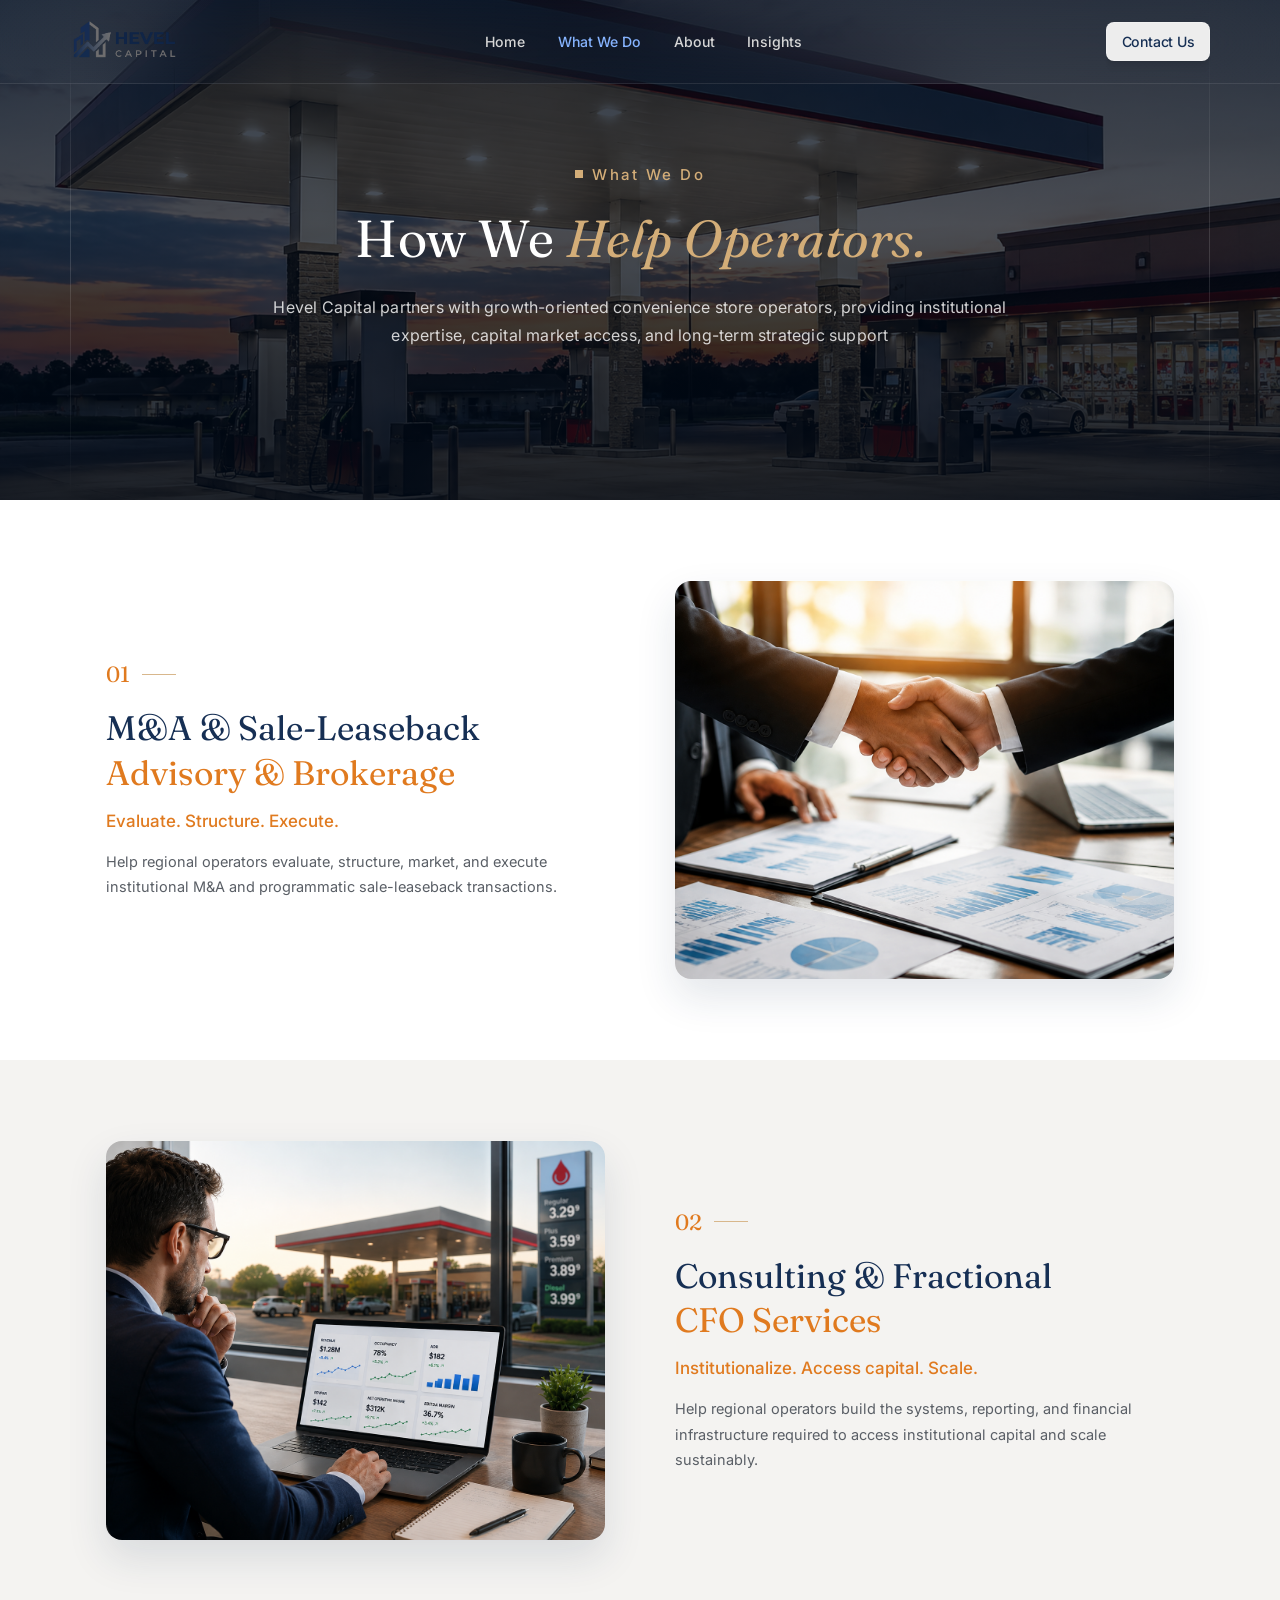
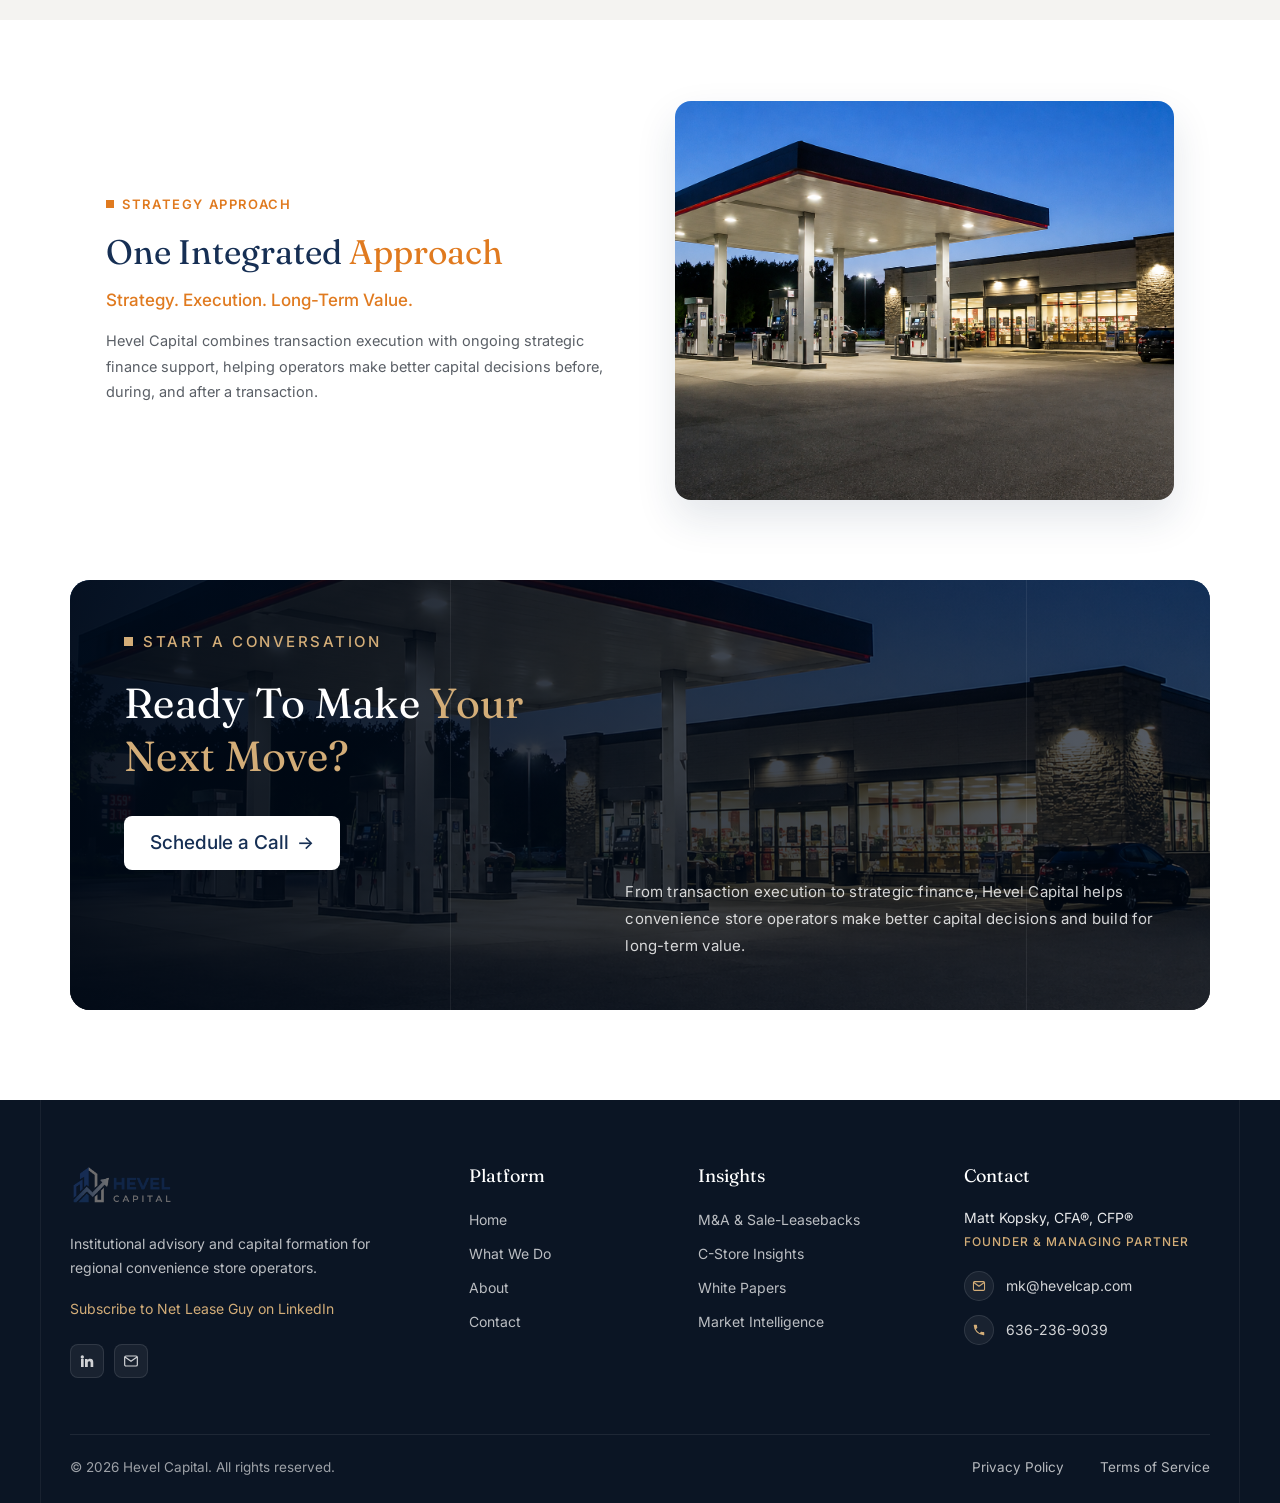
<file: what-we-do.html>
<!DOCTYPE html>
<html lang="en">
<head>
<meta charset="UTF-8">
<meta name="viewport" content="width=device-width, initial-scale=1.0">
<title>What We Do | Hevel Capital</title>
<link rel="preconnect" href="https://fonts.googleapis.com">
<link rel="preconnect" href="https://fonts.gstatic.com" crossorigin>
<link href="https://fonts.googleapis.com/css2?family=Fraunces:ital,opsz,wght@0,9..144,400;1,9..144,400&family=Inter:wght@400;500;600;700&display=swap" rel="stylesheet">
<link rel="stylesheet" href="css/style.css">
</head>
<body>

<header class="breadcrumb-section">

  <nav class="navbar">
    <div class="logo">
      <a href="index.html"><img src="asset/home/logo.png" alt="Hevel Capital"></a>
    </div>

    <ul class="nav-links">
      <li><a href="index.html">Home</a></li>
      <li><a href="what-we-do.html" class="active">What We Do</a></li>
      <li><a href="about.html">About</a></li>
      <li><a href="insights.html">Insights</a></li>
    </ul>

    <a href="contact.html" class="btn btn-contact">Contact Us</a>
  </nav>

  <div class="breadcrumb-bg">
    <img src="asset/breadcrumb/breadcrumb_back.png" alt="">
  </div>

  <div class="breadcrumb-guides" aria-hidden="true">
    <span class="v-line v-line--left"></span>
    <span class="v-line v-line--right"></span>
  </div>

  <div class="breadcrumb-content">
    <div class="breadcrumb-eyebrow">
      <span class="dot"></span>
      <span>What We Do</span>
    </div>

    <h1 class="breadcrumb-heading">How We <em>Help Operators.</em></h1>

    <p class="breadcrumb-text">Hevel Capital partners with growth-oriented convenience store operators, providing institutional expertise, capital market access, and long-term strategic support</p>
  </div>

</header>

<section class="service-section">
  <div class="service-row">
    <div class="service-copy">
      <div class="service-head">
        <span class="service-num">01</span>
        <span class="service-rule"></span>
      </div>
      <h2 class="service-heading">M&amp;A &amp; Sale-Leaseback<br><em>Advisory &amp; Brokerage</em></h2>
      <p class="service-tag">Evaluate. Structure. Execute.</p>
      <p class="service-text">Help regional operators evaluate, structure, market, and execute institutional M&amp;A and programmatic sale-leaseback transactions.</p>
    </div>
    <div class="service-media">
      <img src="asset/what_we_are/what-we-are_3.png" alt="M&amp;A and sale-leaseback advisory">
    </div>
  </div>
</section>

<section class="service-section service-section--alt">
  <div class="service-row service-row--reverse">
    <div class="service-copy">
      <div class="service-head">
        <span class="service-num">02</span>
        <span class="service-rule"></span>
      </div>
      <h2 class="service-heading">Consulting &amp; Fractional<br><em>CFO Services</em></h2>
      <p class="service-tag">Institutionalize. Access capital. Scale.</p>
      <p class="service-text">Help regional operators build the systems, reporting, and financial infrastructure required to access institutional capital and scale sustainably.</p>
    </div>
    <div class="service-media">
      <img src="asset/what_we_are/what-we-are_2.png" alt="Consulting and fractional CFO services">
    </div>
  </div>
</section>

<section class="service-section">
  <div class="service-row">
    <div class="service-copy">
      <div class="service-eyebrow">
        <span class="dot"></span>
        <span>Strategy Approach</span>
      </div>
      <h2 class="service-heading">One Integrated <em>Approach</em></h2>
      <p class="service-tag">Strategy. Execution. Long-Term Value.</p>
      <p class="service-text">Hevel Capital combines transaction execution with ongoing strategic finance support, helping operators make better capital decisions before, during, and after a transaction.</p>
    </div>
    <div class="service-media">
      <img src="asset/what_we_are/what-we-are_1.png" alt="One integrated approach">
    </div>
  </div>
</section>

<section class="touch-section">
  <div class="touch-card touch-card--compact">

    <div class="touch-bg">
      <img src="asset/what_we_are/ready_to_make_backgrpund.png" alt="">
    </div>

    <div class="touch-lines" aria-hidden="true">
      <span></span>
      <span></span>
    </div>

    <div class="touch-inner">
      <div class="touch-left">
        <div class="touch-eyebrow">
          <span class="dot"></span>
          <span>Start A Conversation</span>
        </div>

        <h2 class="touch-heading">Ready To Make <em>Your<br>Next Move?</em></h2>

        <a href="#" class="btn btn-primary">Schedule a Call <span class="arrow">→</span></a>
      </div>

      <p class="touch-text">From transaction execution to strategic finance, Hevel Capital helps convenience store operators make better capital decisions and build for long-term value.</p>
    </div>

  </div>
</section>

<footer class="site-footer">
  <div class="footer-lines" aria-hidden="true">
    <span></span>
    <span></span>
  </div>

  <div class="footer-top">

    <div class="footer-brand">
      <div class="footer-logo">
        <a href="index.html"><img src="asset/home/logo.png" alt="Hevel Capital"></a>
      </div>
      <p class="footer-about">Institutional advisory and capital formation for regional convenience store operators.</p>
      <a href="#" class="footer-subscribe">Subscribe to Net Lease Guy on LinkedIn</a>
      <div class="footer-social">
        <a href="#" aria-label="LinkedIn">
          <svg viewBox="0 0 24 24" fill="currentColor" width="16" height="16"><path d="M4.98 3.5a2.5 2.5 0 1 1 0 5 2.5 2.5 0 0 1 0-5zM3 9h4v12H3zM9 9h3.8v1.71h.05c.53-.95 1.83-1.96 3.77-1.96 4.03 0 4.78 2.5 4.78 5.76V21h-4v-5.57c0-1.33-.03-3.05-1.95-3.05-1.95 0-2.25 1.45-2.25 2.95V21H9z"/></svg>
        </a>
        <a href="#" aria-label="Email">
          <svg viewBox="0 0 24 24" fill="none" stroke="currentColor" stroke-width="1.8" width="16" height="16"><rect x="2.5" y="4.5" width="19" height="15" rx="2"/><path d="m3 6 9 6.5L21 6"/></svg>
        </a>
      </div>
    </div>

    <div class="footer-col">
      <h4>Platform</h4>
      <ul>
        <li><a href="index.html">Home</a></li>
        <li><a href="what-we-do.html">What We Do</a></li>
        <li><a href="about.html">About</a></li>
        <li><a href="contact.html">Contact</a></li>
      </ul>
    </div>

    <div class="footer-col">
      <h4>Insights</h4>
      <ul>
        <li><a href="#">M&amp;A &amp; Sale-Leasebacks</a></li>
        <li><a href="#">C-Store Insights</a></li>
        <li><a href="#">White Papers</a></li>
        <li><a href="#">Market Intelligence</a></li>
      </ul>
    </div>

    <div class="footer-col footer-contact">
      <h4>Contact</h4>
      <p class="footer-name">Matt Kopsky, CFA®, CFP®</p>
      <p class="footer-role">Founder &amp; Managing Partner</p>
      <a href="mailto:mk@hevelcap.com" class="footer-contact-item">
        <span class="footer-icon">
          <svg viewBox="0 0 24 24" fill="none" stroke="currentColor" stroke-width="1.8" width="14" height="14"><rect x="2.5" y="4.5" width="19" height="15" rx="2"/><path d="m3 6 9 6.5L21 6"/></svg>
        </span>
        mk@hevelcap.com
      </a>
      <a href="tel:6362369039" class="footer-contact-item">
        <span class="footer-icon">
          <svg viewBox="0 0 24 24" fill="currentColor" width="14" height="14"><path d="M6.6 10.8a15.1 15.1 0 0 0 6.6 6.6l2.2-2.2a1 1 0 0 1 1-.24 11.4 11.4 0 0 0 3.6.57 1 1 0 0 1 1 1V20a1 1 0 0 1-1 1A17 17 0 0 1 3 4a1 1 0 0 1 1-1h3.5a1 1 0 0 1 1 1c0 1.25.2 2.46.57 3.6a1 1 0 0 1-.25 1z"/></svg>
        </span>
        636-236-9039
      </a>
    </div>

  </div>

  <div class="footer-bottom">
    <p>© 2026 Hevel Capital. All rights reserved.</p>
    <div class="footer-legal">
      <a href="#">Privacy Policy</a>
      <a href="#">Terms of Service</a>
    </div>
  </div>
</footer>

</body>
</html>
</file>
<file: css/style.css>
:root{
  --navy: #162f54;
  --gold: #d3ad78;
  --bg-dark: #000916;
  --white: #ffffff;
  --text-muted: rgba(255,255,255,0.8);
  --border-alpha: rgba(255,255,255,0.09);
  --line-alpha: rgba(255,255,255,0.2);
}

*{margin:0;padding:0;box-sizing:border-box;}

body{
  font-family:'Inter', sans-serif;
  background:var(--bg-dark);
  color:var(--white);
}

a{text-decoration:none;color:inherit;}
ul{list-style:none;}

.btn{
  display:inline-flex;
  align-items:center;
  justify-content:center;
  gap:8px;
  border-radius:8px;
  font-weight:500;
  white-space:nowrap;
  transition:opacity .2s ease;
}
.btn:hover{opacity:.85;}

.btn-primary{
  background:var(--white);
  color:var(--navy);
  padding:12px 20px;
  font-size:18px;
  line-height:24px;
  letter-spacing:-0.1px;
}
.btn-primary .arrow{font-size:18px;}

.btn-contact{
  background:#ededed;
  color:var(--navy);
  padding:10px 16px;
  font-size:16px;
  line-height:20px;
  letter-spacing:-0.2px;
  border:1px solid rgba(255,255,255,0.2);
  backdrop-filter:blur(12.5px);
  box-shadow:0 17px 2.5px rgba(0,0,0,0),0 11px 2px rgba(0,0,0,0.01),0 6px 2px rgba(0,0,0,0.03),0 3px 1.5px rgba(0,0,0,0.04),0 1px 1px rgba(0,0,0,0.05);
}

/* ---------- Hero section ---------- */
.hero-section{
  position:relative;
  width:100%;
  min-height:800px;
  overflow:hidden;
}

.hero-bg{
  position:absolute;
  inset:0;
  z-index:0;
  background:var(--bg-dark);
}
.hero-bg img{
  width:100%;
  height:100%;
  object-fit:cover;
  opacity:0.2;
}

/* Navbar */
.navbar{
  position:relative;
  z-index:5;
  display:flex;
  align-items:center;
  justify-content:space-between;
  height:84px;
  padding:12px 80px;
  border-bottom:1px solid var(--border-alpha);
  backdrop-filter:blur(35px);
  background:linear-gradient(142.5deg, rgba(245,245,241,0.012) 13.1%, rgba(245,245,241,0.006) 18%);
}

.logo img{
  height:44px;
  width:auto;
  object-fit:contain;
}

.nav-links{
  display:flex;
  align-items:center;
  gap:4px;
  height:48px;
  padding:0 10px;
  border-radius:8px;
}
.nav-links li a{
  display:flex;
  align-items:center;
  justify-content:center;
  height:48px;
  padding:4px 16px;
  border-radius:16px;
  font-weight:500;
  font-size:16px;
  letter-spacing:0.1px;
  color:#d6d6d6;
}
.nav-links li a.active{
  color:#86b3fe;
}

/* Guide lines */
.hero-guides{
  position:absolute;
  inset:0;
  z-index:1;
  pointer-events:none;
}
.v-line{
  position:absolute;
  top:50%;
  transform:translateY(-50%);
  width:1px;
  height:900px;
  background:linear-gradient(180deg, rgba(255,255,255,0) 0%, rgba(255,255,255,0.15) 50%, rgba(255,255,255,0) 100%);
}
.v-line--left{left:80px;}
.v-line--right{right:79.5px;}

/* Hero content */
.hero-content{
  position:relative;
  z-index:2;
  display:flex;
  flex-direction:column;
  align-items:flex-start;
  gap:40px;
  max-width:893px;
  padding:120px 0 160px 120px;
}

.hero-eyebrow{
  display:flex;
  align-items:center;
  gap:8px;
}
.hero-eyebrow .dot{
  width:8px;
  height:8px;
  background:var(--gold);
  display:inline-block;
}
.hero-eyebrow span:last-child{
  color:var(--gold);
  font-size:16px;
  font-weight:500;
  letter-spacing:2px;
  line-height:24px;
}

.hero-copy{
  display:flex;
  flex-direction:column;
  gap:16px;
}
.hero-copy h1{
  font-family:'Fraunces', serif;
  font-weight:400;
  font-size:64px;
  line-height:72px;
  letter-spacing:1px;
  max-width:807px;
}
.hero-copy h1 em{
  font-style:italic;
  color:var(--gold);
}
.hero-copy p{
  font-size:18px;
  line-height:28px;
  letter-spacing:0.3px;
  color:var(--text-muted);
  max-width:764px;
}

/* Bottom strip */
.hero-strip{
  position:relative;
  z-index:3;
  display:flex;
  width:100%;
  padding:0 80px;
  border-top:1px solid var(--line-alpha);
}
.strip-item{
  display:flex;
  align-items:center;
  justify-content:space-between;
  flex:1 1 0;
  padding:12px 16px;
  border-top:1px solid var(--line-alpha);
  border-bottom:1px solid var(--line-alpha);
  border-right:1px solid var(--line-alpha);
  backdrop-filter:blur(6px);
}
.strip-item:first-child{
  border-left:1px solid var(--line-alpha);
}
.strip-item span{
  font-size:16px;
  font-weight:500;
  line-height:24px;
  letter-spacing:0.5px;
  text-transform:uppercase;
  color:#ccc;
}
.strip-item .dots{
  display:flex;
  align-items:center;
  gap:3px;
}
.strip-item .dots b{
  width:6px;
  height:6px;
  background:rgba(211,173,120,0.5);
  display:inline-block;
}

/* ---------- Responsive (fluid scale down, no reflow until real mobile) ---------- */
@media (max-width:1439px){
  .navbar{padding:12px clamp(20px,5.5vw,80px);}
  .hero-content{padding:clamp(60px,8.3vw,120px) clamp(20px,5.5vw,120px) clamp(90px,11vw,160px);max-width:62vw;}
  .hero-copy h1{font-size:clamp(28px,4.44vw,64px);line-height:clamp(34px,5vw,72px);max-width:56vw;}
  .hero-copy p{font-size:clamp(14px,1.25vw,18px);line-height:clamp(20px,1.94vw,28px);max-width:53vw;}
  .nav-links li a{font-size:clamp(13px,1.1vw,16px);padding:4px clamp(8px,1.1vw,16px);}
  .btn-contact{font-size:clamp(13px,1.1vw,16px);padding:clamp(8px,0.7vw,10px) clamp(12px,1.1vw,16px);}
  .btn-primary{font-size:clamp(14px,1.25vw,18px);padding:clamp(10px,0.83vw,12px) clamp(14px,1.4vw,20px);}
  .hero-strip{padding:0 clamp(20px,5.5vw,80px);}
  .strip-item{padding:clamp(8px,0.83vw,12px) clamp(10px,1.1vw,16px);}
  .strip-item span{font-size:clamp(11px,1.1vw,16px);}
  .v-line--left{left:clamp(20px,5.5vw,80px);}
  .v-line--right{right:clamp(20px,5.5vw,79.5px);}
}

/* ---------- Capital Ceiling section ---------- */
.ceiling-section{
  background:#f4f3f1;
  color:var(--navy);
  padding:96px 80px;
}
.ceiling-container{
  width:100%;
}

.ceiling-eyebrow{
  display:flex;
  align-items:center;
  gap:8px;
  margin-bottom:16px;
}
.ceiling-eyebrow .dot{
  width:8px;
  height:8px;
  background:#e07a1f;
  display:inline-block;
}
.ceiling-eyebrow span:last-child{
  color:#e07a1f;
  font-size:14px;
  font-weight:600;
  letter-spacing:2px;
  text-transform:uppercase;
}

.ceiling-heading{
  font-family:'Fraunces', serif;
  font-weight:400;
  font-size:44px;
  line-height:1.25;
  max-width:min(640px,100%);
  margin-bottom:24px;
}
.ceiling-heading .accent{color:#e07a1f;}

.ceiling-text{
  font-size:16px;
  line-height:1.6;
  color:#5a5f66;
  max-width:100%;
  margin-bottom:16px;
}
.ceiling-text--bold strong{color:var(--navy);}

.ceiling-cards{
  position:relative;
  display:grid;
  grid-template-columns:repeat(3,1fr);
  gap:24px;
  margin-top:56px;
  margin-bottom:40px;
}

.ceiling-card{
  position:relative;
  aspect-ratio:373/400;
}
.ceiling-card img{
  width:100%;
  height:100%;
  object-fit:cover;
  object-position:top center;
  display:block;
  border-radius:16px;
}
.ceiling-card-info{
  position:absolute;
  left:12px;
  right:12px;
  bottom:-32px;
  background:#eeeeec;
  border-radius:12px;
  padding:18px 20px;
  box-shadow:0 10px 24px rgba(0,0,0,0.12);
}
.ceiling-card-info h3{
  font-size:16px;
  font-weight:700;
  color:var(--navy);
  margin-bottom:10px;
}
.ceiling-card-info ul{
  display:flex;
  flex-direction:column;
  gap:7px;
}
.ceiling-card-info li{
  position:relative;
  padding-left:14px;
  font-size:13px;
  color:#5a5f66;
  line-height:1.5;
}
.ceiling-card-info li::before{
  content:"";
  position:absolute;
  left:0;
  top:7px;
  width:5px;
  height:5px;
  border-radius:50%;
  background:#9aa0a6;
}

.ceiling-bridge{
  margin-top:56px;
  background:#ffffff;
  border-radius:16px;
  padding:32px;
  text-align:center;
  box-shadow:0 4px 20px rgba(0,0,0,0.04);
}
.ceiling-bridge h4{
  font-family:'Fraunces', serif;
  font-weight:400;
  font-style:italic;
  font-size:20px;
  color:#e07a1f;
  margin-bottom:20px;
}
.ceiling-bridge-list{
  display:flex;
  flex-wrap:wrap;
  justify-content:center;
  gap:12px 32px;
  border-top:1px solid #eee;
  padding-top:20px;
}
.ceiling-bridge-list span{
  display:inline-flex;
  align-items:center;
  gap:8px;
  font-size:14px;
  font-weight:500;
  color:var(--navy);
}
.ceiling-bridge-list i{
  width:6px;
  height:6px;
  border-radius:50%;
  background:#e04b3f;
  display:inline-block;
}

/* ---------- Hevel Capital Solution section ---------- */
.solution-section{
  background:#ffffff;
  color:var(--navy);
  padding:96px 80px 0;
}
.solution-container{
  width:100%;
  text-align:center;
}

.solution-eyebrow{
  display:flex;
  align-items:center;
  justify-content:center;
  gap:8px;
  margin-bottom:16px;
}
.solution-eyebrow .dot{
  width:8px;
  height:8px;
  background:#e07a1f;
  display:inline-block;
}
.solution-eyebrow span:last-child{
  color:#e07a1f;
  font-size:14px;
  font-weight:600;
  letter-spacing:2px;
  text-transform:uppercase;
}

.solution-heading{
  font-family:'Fraunces', serif;
  font-weight:400;
  font-size:34px;
  line-height:1.35;
  margin-bottom:48px;
}
.solution-heading .accent{color:#e07a1f;}

.solution-grid{
  position:relative;
  background:#f4f3f1;
  border-radius:20px;
  display:grid;
  grid-template-columns:1fr 1fr;
  text-align:left;
  padding:48px;
  column-gap:64px;
  row-gap:56px;
}
.solution-grid::before{
  content:"";
  position:absolute;
  top:48px;
  bottom:48px;
  left:50%;
  width:1px;
  background:#ddd;
}

.solution-card{
  display:flex;
  flex-direction:column;
}
.solution-card-head{
  display:flex;
  align-items:center;
  gap:12px;
  margin-bottom:20px;
}
.solution-num{
  font-family:'Fraunces', serif;
  font-size:26px;
  color:#d3ad78;
  flex-shrink:0;
}
.solution-rule{
  flex:1;
  height:1px;
  background:#ddd;
}
.solution-card h4{
  display:flex;
  align-items:flex-start;
  gap:8px;
  font-size:17px;
  font-weight:700;
  color:var(--navy);
  margin-bottom:12px;
}
.solution-card h4 i{
  width:6px;
  height:6px;
  margin-top:6px;
  background:#4a90d9;
  flex-shrink:0;
  display:inline-block;
}
.solution-card p{
  font-size:14.5px;
  line-height:1.7;
  color:#6b7079;
}

.solution-strip{
  display:flex;
  width:100%;
  margin-top:56px;
  border-top:1px solid #e4e4e2;
}
.strip-item--light{
  border-color:#e4e4e2;
}
.strip-item--light:last-child{
  border-right:none;
}
.strip-item--light span{
  color:var(--navy);
}
.strip-item--light .dots b{
  background:rgba(211,173,120,0.7);
}

@media (max-width:1439px){
  .ceiling-section{padding:clamp(48px,7vw,96px) clamp(20px,5.5vw,80px);}
  .solution-section{padding:clamp(48px,7vw,96px) clamp(20px,5.5vw,80px) 0;}
}

@media (max-width:768px){
  .solution-grid{grid-template-columns:1fr;padding:32px;}
  .solution-grid::before,.solution-grid::after{display:none;}
  .solution-heading{font-size:26px;}
  .solution-strip{flex-wrap:wrap;}
  .strip-item--light{flex:1 1 50%;}
}

@media (max-width:900px){
  .ceiling-cards{grid-template-columns:1fr;}
}

@media (max-width:480px){
  .ceiling-heading{font-size:32px;max-width:100%;}
  .ceiling-text{max-width:100%;}
}

@media (max-width:640px){
  .navbar{flex-wrap:wrap;height:auto;row-gap:12px;}
  .nav-links{order:3;width:100%;justify-content:center;padding:0;}
  .hero-content{max-width:100%;padding:40px 20px 120px;}
  .hero-copy h1{max-width:100%;}
  .hero-copy p{max-width:100%;}
  .hero-strip{flex-wrap:wrap;}
  .strip-item{flex:1 1 50%;}
  .v-line--left,.v-line--right{display:none;}
}

/* ---------- NLG Framework section ---------- */
.nlg-section{
  position:relative;
  min-height:640px;
  display:flex;
  align-items:center;
  overflow:hidden;
  padding:80px 80px 80px 120px;
  background:var(--bg-dark);
}
.nlg-bg{
  position:absolute;
  inset:0;
  z-index:0;
}
.nlg-bg img{
  width:100%;
  height:100%;
  object-fit:cover;
  object-position:center bottom;
}
.nlg-bg::after{
  content:"";
  position:absolute;
  inset:0;
  background:
    linear-gradient(90deg, rgba(0,9,22,0.92) 0%, rgba(0,9,22,0.75) 45%, rgba(0,9,22,0.25) 100%),
    linear-gradient(0deg, rgba(0,9,22,0.85) 0%, rgba(0,9,22,0) 45%);
}

.nlg-content{
  position:relative;
  z-index:2;
  max-width:640px;
}

.nlg-eyebrow{
  display:flex;
  align-items:center;
  gap:8px;
  margin-bottom:20px;
}
.nlg-eyebrow .dot{
  width:8px;
  height:8px;
  background:#d3ad78;
  display:inline-block;
}
.nlg-eyebrow span:last-child{
  color:#d3ad78;
  font-size:14px;
  font-weight:500;
  letter-spacing:2px;
  text-transform:uppercase;
}

.nlg-heading{
  font-family:'Fraunces', serif;
  font-weight:400;
  font-size:38px;
  line-height:1.3;
  letter-spacing:0.2px;
  color:#fff;
  margin-bottom:24px;
}
.nlg-heading em{
  font-style:italic;
  color:#d3ad78;
}

.nlg-text{
  font-size:16px;
  line-height:1.75;
  letter-spacing:0.2px;
  color:rgba(255,255,255,0.75);
  margin-bottom:32px;
  max-width:560px;
}

.nlg-image{
  position:absolute;
  z-index:1;
  right:0;
  bottom:0;
  width:56%;
  max-width:760px;
  pointer-events:none;
}
.nlg-image img{
  width:100%;
  display:block;
  -webkit-mask-image:linear-gradient(to bottom, #000 82%, rgba(0,0,0,0) 100%);
  mask-image:linear-gradient(to bottom, #000 82%, rgba(0,0,0,0) 100%);
  filter:drop-shadow(0 30px 40px rgba(0,0,0,0.5));
}

@media (max-width:1439px){
  .nlg-section{padding:clamp(48px,7vw,80px) clamp(20px,5.5vw,80px) clamp(48px,7vw,80px) clamp(20px,7vw,120px);}
}

@media (max-width:900px){
  .nlg-section{flex-direction:column;align-items:flex-start;min-height:auto;padding-top:56px;}
  .nlg-content{max-width:100%;}
  .nlg-image{display:none;}
  .nlg-bg::after{background:linear-gradient(180deg, rgba(0,9,22,0.85) 0%, rgba(0,9,22,0.92) 100%);}
}

/* ---------- Two Audiences section ---------- */
.audience-section{
  background:#ffffff;
  color:var(--navy);
  padding:96px 80px;
  text-align:center;
}
.audience-container{
  width:100%;
}

.audience-eyebrow{
  display:flex;
  align-items:center;
  justify-content:center;
  gap:8px;
  margin-bottom:16px;
}
.audience-eyebrow .dot{
  width:8px;
  height:8px;
  background:#e07a1f;
  display:inline-block;
}
.audience-eyebrow span:last-child{
  color:#e07a1f;
  font-size:14px;
  font-weight:600;
  letter-spacing:2px;
  text-transform:uppercase;
}

.audience-heading{
  font-family:'Fraunces', serif;
  font-weight:400;
  font-size:32px;
  line-height:1.3;
  margin-bottom:16px;
}
.audience-heading .accent{color:#e07a1f;}

.audience-text{
  font-size:14.5px;
  line-height:1.65;
  color:#5a5f66;
  max-width:800px;
  margin:0 auto 56px;
}

.audience-grid{
  display:grid;
  grid-template-columns:1fr 1fr;
  gap:32px;
  text-align:left;
}

.audience-card{
  background:#f4f3f1;
  border-radius:20px;
  overflow:hidden;
}
.audience-card-img{
  width:100%;
  aspect-ratio:295/195;
  overflow:hidden;
}
.audience-card-img img{
  width:100%;
  height:100%;
  object-fit:cover;
  display:block;
}
.audience-card-body{
  padding:32px;
}
.audience-tag{
  display:flex;
  align-items:center;
  gap:8px;
  margin-bottom:16px;
}
.audience-tag .dot{
  width:8px;
  height:8px;
  background:#e07a1f;
  display:inline-block;
}
.audience-tag span:last-child{
  color:#e07a1f;
  font-size:13px;
  font-weight:600;
  letter-spacing:1.5px;
  text-transform:uppercase;
}
.audience-card-body h3{
  font-family:'Fraunces', serif;
  font-weight:400;
  font-size:24px;
  line-height:1.35;
  color:var(--navy);
  margin-bottom:16px;
}
.audience-card-body p{
  font-size:14.5px;
  line-height:1.7;
  color:#6b7079;
}

@media (max-width:1439px){
  .audience-section{padding:clamp(48px,7vw,96px) clamp(20px,5.5vw,80px);}
}

@media (max-width:900px){
  .audience-grid{grid-template-columns:1fr;}
  .audience-heading{font-size:28px;}
}

/* ---------- Get In Touch section ---------- */
.touch-section{
  background:#ffffff;
  padding:0 80px 96px;
}
.touch-card{
  position:relative;
  border-radius:20px;
  overflow:hidden;
  background:var(--bg-dark);
  min-height:680px;
  display:flex;
  align-items:stretch;
}
.touch-bg{
  position:absolute;
  inset:0;
  z-index:0;
}
.touch-bg img{
  width:100%;
  height:100%;
  object-fit:cover;
  object-position:center center;
  opacity:0.7;
}
.touch-bg::after{
  content:"";
  position:absolute;
  inset:0;
  background:linear-gradient(90deg, rgba(0,9,22,0.92) 0%, rgba(0,9,22,0.7) 45%, rgba(0,9,22,0.5) 100%);
}

.touch-lines{
  position:absolute;
  inset:0;
  z-index:1;
  pointer-events:none;
}
.touch-lines span{
  position:absolute;
  top:0;
  bottom:0;
  width:1px;
  background:rgba(255,255,255,0.07);
}
.touch-lines span:first-child{left:33.33%;}
.touch-lines span:last-child{right:16%;}

.touch-inner{
  position:relative;
  z-index:2;
  width:100%;
  display:grid;
  grid-template-columns:1fr 1.15fr;
  align-items:stretch;
  gap:40px;
  padding:64px 60px;
}
.touch-left{
  align-self:start;
}

.touch-eyebrow{
  display:flex;
  align-items:center;
  gap:10px;
  margin-bottom:26px;
}
.touch-eyebrow .dot{
  width:9px;
  height:9px;
  background:#d3ad78;
  display:inline-block;
}
.touch-eyebrow span:last-child{
  color:#d3ad78;
  font-size:15px;
  font-weight:500;
  letter-spacing:2.5px;
  text-transform:uppercase;
}

.touch-heading{
  font-family:'Fraunces', serif;
  font-weight:400;
  font-size:48px;
  line-height:1.28;
  letter-spacing:0.3px;
  color:#fff;
  margin-bottom:40px;
}
.touch-heading em{
  font-style:normal;
  color:#d3ad78;
}
.touch-left .btn-primary{
  padding:15px 26px;
  font-size:19px;
}

.touch-text{
  align-self:end;
  font-size:17px;
  line-height:1.85;
  letter-spacing:0.2px;
  color:rgba(255,255,255,0.82);
  max-width:100%;
  margin-left:auto;
}

@media (max-width:1439px){
  .touch-section{padding:0 clamp(20px,5.5vw,80px) clamp(48px,7vw,96px);}
  .touch-inner{padding:clamp(32px,4vw,56px) clamp(24px,4.2vw,60px);}
}

@media (max-width:900px){
  .touch-inner{grid-template-columns:1fr;align-items:start;}
  .touch-heading{font-size:32px;margin-bottom:28px;}
  .touch-text{align-self:start;font-size:15px;}
  .touch-text{max-width:100%;margin-left:0;}
  .touch-lines{display:none;}
}

/* ---------- Footer ---------- */
.site-footer{
  position:relative;
  background:#0b1524;
  color:#fff;
  padding:72px 80px 0;
}
.footer-lines{
  position:absolute;
  inset:0;
  pointer-events:none;
}
.footer-lines span{
  position:absolute;
  top:0;
  bottom:0;
  width:1px;
  background:rgba(255,255,255,0.06);
}
.footer-lines span:first-child{left:40px;}
.footer-lines span:last-child{right:40px;}

.footer-top{
  position:relative;
  z-index:1;
  display:grid;
  grid-template-columns:1.9fr 1fr 1.2fr 1.3fr;
  gap:40px;
  padding-bottom:56px;
}

.footer-logo img{
  height:42px;
  width:auto;
  object-fit:contain;
  display:block;
}
.footer-about{
  margin-top:22px;
  font-size:14px;
  line-height:1.7;
  color:rgba(255,255,255,0.72);
  max-width:300px;
}
.footer-subscribe{
  display:inline-block;
  margin-top:20px;
  font-size:14px;
  color:#d3ad78;
  transition:opacity .2s ease;
}
.footer-subscribe:hover{opacity:.8;}

.footer-social{
  display:flex;
  gap:10px;
  margin-top:26px;
}
.footer-social a{
  width:34px;
  height:34px;
  border-radius:8px;
  display:flex;
  align-items:center;
  justify-content:center;
  background:rgba(255,255,255,0.06);
  border:1px solid rgba(255,255,255,0.1);
  color:rgba(255,255,255,0.8);
  transition:background .2s ease, color .2s ease;
}
.footer-social a:hover{
  background:rgba(255,255,255,0.12);
  color:#fff;
}

.footer-col h4{
  font-family:'Fraunces', serif;
  font-weight:400;
  font-size:18px;
  color:#fff;
  margin-bottom:22px;
}
.footer-col ul{
  display:flex;
  flex-direction:column;
  gap:14px;
}
.footer-col ul a{
  font-size:14px;
  color:rgba(255,255,255,0.72);
  transition:color .2s ease;
}
.footer-col ul a:hover{color:#fff;}

.footer-name{
  font-size:14px;
  color:rgba(255,255,255,0.9);
  margin-bottom:8px;
}
.footer-role{
  font-size:12px;
  font-weight:500;
  letter-spacing:1px;
  text-transform:uppercase;
  color:#d3ad78;
  margin-bottom:22px;
}
.footer-contact-item{
  display:flex;
  align-items:center;
  gap:12px;
  font-size:14px;
  color:rgba(255,255,255,0.82);
  margin-bottom:14px;
  transition:color .2s ease;
}
.footer-contact-item:hover{color:#fff;}
.footer-icon{
  width:30px;
  height:30px;
  border-radius:50%;
  display:flex;
  align-items:center;
  justify-content:center;
  flex-shrink:0;
  background:rgba(255,255,255,0.06);
  border:1px solid rgba(255,255,255,0.1);
  color:#d3ad78;
}

.footer-bottom{
  position:relative;
  z-index:1;
  display:flex;
  align-items:center;
  justify-content:space-between;
  gap:24px;
  padding:24px 0 28px;
  border-top:1px solid rgba(255,255,255,0.08);
}
.footer-bottom p{
  font-size:13.5px;
  color:rgba(255,255,255,0.6);
}
.footer-legal{
  display:flex;
  gap:36px;
}
.footer-legal a{
  font-size:13.5px;
  color:rgba(255,255,255,0.7);
  transition:color .2s ease;
}
.footer-legal a:hover{color:#fff;}

@media (max-width:1439px){
  .site-footer{padding:clamp(48px,5vw,72px) clamp(20px,5.5vw,80px) 0;}
}

@media (max-width:900px){
  .footer-top{grid-template-columns:1fr 1fr;gap:36px;}
  .footer-lines{display:none;}
}

@media (max-width:600px){
  .footer-top{grid-template-columns:1fr;}
  .footer-bottom{flex-direction:column;align-items:flex-start;gap:14px;}
  .footer-legal{gap:24px;}
}

/* ---------- Breadcrumb / page banner ---------- */
.breadcrumb-section{
  position:relative;
  width:100%;
  min-height:500px;
  overflow:hidden;
  background:var(--bg-dark);
}
.breadcrumb-bg{
  position:absolute;
  inset:0;
  z-index:0;
  background:var(--bg-dark);
}
.breadcrumb-bg img{
  width:100%;
  height:100%;
  object-fit:cover;
  object-position:center 60%;
  opacity:0.65;
}
.breadcrumb-bg::after{
  content:"";
  position:absolute;
  inset:0;
  background:linear-gradient(180deg, rgba(0,9,22,0.7) 0%, rgba(0,9,22,0.55) 45%, rgba(0,9,22,0.8) 100%);
}

.breadcrumb-guides{
  position:absolute;
  inset:0;
  z-index:1;
  pointer-events:none;
}
.breadcrumb-guides .v-line{
  top:0;
  height:100%;
  transform:none;
  background:linear-gradient(180deg, rgba(255,255,255,0) 0%, rgba(255,255,255,0.14) 50%, rgba(255,255,255,0) 100%);
}

.breadcrumb-content{
  position:relative;
  z-index:2;
  display:flex;
  flex-direction:column;
  align-items:center;
  text-align:center;
  padding:90px 80px 100px;
}

.breadcrumb-eyebrow{
  display:flex;
  align-items:center;
  gap:9px;
  margin-bottom:22px;
}
.breadcrumb-eyebrow .dot{
  width:8px;
  height:8px;
  background:var(--gold);
  display:inline-block;
}
.breadcrumb-eyebrow span:last-child{
  color:var(--gold);
  font-size:15px;
  font-weight:500;
  letter-spacing:2.5px;
}

.breadcrumb-heading{
  font-family:'Fraunces', serif;
  font-weight:400;
  font-size:52px;
  line-height:1.25;
  letter-spacing:0.5px;
  color:#fff;
  margin-bottom:22px;
}
.breadcrumb-heading em{
  font-style:italic;
  color:var(--gold);
}

.breadcrumb-text{
  font-size:16px;
  line-height:1.75;
  letter-spacing:0.2px;
  color:rgba(255,255,255,0.8);
  max-width:760px;
}

@media (max-width:1439px){
  .breadcrumb-content{padding:clamp(56px,6.3vw,90px) clamp(20px,5.5vw,80px) clamp(60px,7vw,100px);}
  .breadcrumb-guides .v-line--left{left:clamp(20px,5.5vw,80px);}
  .breadcrumb-guides .v-line--right{right:clamp(20px,5.5vw,80px);}
}

@media (max-width:900px){
  .breadcrumb-section{min-height:auto;}
  .breadcrumb-heading{font-size:34px;}
  .breadcrumb-guides{display:none;}
}

/* ---------- What We Do : service rows ---------- */
.service-section{
  background:#ffffff;
  color:var(--navy);
  padding:90px 120px;
}
.service-section--alt{
  background:#f4f3f1;
}

.service-row{
  display:grid;
  grid-template-columns:1fr 1fr;
  align-items:center;
  gap:80px;
}
.service-row--reverse .service-copy{order:2;}
.service-row--reverse .service-media{order:1;}

.service-head{
  display:flex;
  align-items:center;
  gap:12px;
  margin-bottom:18px;
}
.service-num{
  font-family:'Fraunces', serif;
  font-size:22px;
  color:#e07a1f;
}
.service-rule{
  width:34px;
  height:1px;
  background:#d8b78c;
}

.service-eyebrow{
  display:flex;
  align-items:center;
  gap:8px;
  margin-bottom:18px;
}
.service-eyebrow .dot{
  width:8px;
  height:8px;
  background:#e07a1f;
  display:inline-block;
}
.service-eyebrow span:last-child{
  color:#e07a1f;
  font-size:13px;
  font-weight:600;
  letter-spacing:1.6px;
  text-transform:uppercase;
}

.service-heading{
  font-family:'Fraunces', serif;
  font-weight:400;
  font-size:34px;
  line-height:1.3;
  color:var(--navy);
  margin-bottom:16px;
}
.service-heading em{
  font-style:normal;
  color:#e07a1f;
}

.service-tag{
  font-size:17px;
  font-weight:500;
  color:#e07a1f;
  margin-bottom:18px;
}

.service-text{
  font-size:14.5px;
  line-height:1.75;
  color:#5a5f66;
  max-width:520px;
}

.service-media img{
  width:100%;
  aspect-ratio:5/4;
  object-fit:cover;
  display:block;
  border-radius:16px;
  box-shadow:0 18px 40px rgba(22,47,84,0.12);
}

@media (max-width:1439px){
  .service-section{padding:clamp(56px,6.3vw,90px) clamp(20px,8.3vw,120px);}
  .service-row{gap:clamp(32px,5.5vw,80px);}
}

@media (max-width:900px){
  .service-row{grid-template-columns:1fr;gap:32px;}
  .service-row--reverse .service-copy,
  .service-row--reverse .service-media{order:initial;}
  .service-heading{font-size:26px;}
  .service-text{max-width:100%;}
}

/* Compact CTA card variant (What We Do page) */
.touch-card--compact{
  min-height:430px;
}
.touch-card--compact .touch-heading{
  font-size:42px;
  margin-bottom:32px;
}
.touch-card--compact .touch-text{
  font-size:15px;
  line-height:1.8;
}

@media (max-width:900px){
  .touch-card--compact{min-height:auto;}
  .touch-card--compact .touch-heading{font-size:30px;}
}

/* ---------- About : mission ---------- */
.mission-section{
  background:#ffffff;
  color:var(--navy);
  padding:120px 120px 110px;
}
.mission-row{
  display:grid;
  grid-template-columns:1.1fr 1fr;
  align-items:center;
  gap:60px;
}
.mission-copy .service-eyebrow{
  margin-bottom:22px;
}
.mission-copy .service-eyebrow span:last-child{
  font-size:12px;
  letter-spacing:2px;
}
.mission-copy .service-heading{
  font-size:42px;
  line-height:1.25;
  margin-bottom:26px;
}
@media (min-width:1100px){
  .mission-copy .service-heading{white-space:nowrap;}
}
.mission-copy .service-text{
  font-size:16px;
  line-height:1.9;
  margin-bottom:26px;
  max-width:100%;
}
.mission-copy .service-text:last-child{
  margin-bottom:0;
}
.mission-row .service-media img{
  aspect-ratio:4/5;
  max-width:560px;
  margin-left:auto;
  border-radius:20px;
  box-shadow:0 22px 48px rgba(22,47,84,0.16);
}

.mission-callout{
  margin-top:80px;
  background:#fdf6ec;
  border:1px solid #f0e2cd;
  border-radius:10px;
  padding:24px 28px;
  text-align:center;
}
.mission-callout h4{
  font-family:'Fraunces', serif;
  font-style:italic;
  font-weight:400;
  font-size:15px;
  color:#e07a1f;
  margin-bottom:10px;
}
.mission-callout p{
  font-size:16px;
  font-weight:500;
  color:var(--navy);
}

/* ---------- About : founder ---------- */
.founder-section{
  background:#f4f3f1;
  color:var(--navy);
  padding:90px 120px;
}
.founder-heading{
  font-family:'Fraunces', serif;
  font-weight:400;
  font-size:34px;
  line-height:1.3;
  color:var(--navy);
  margin-bottom:20px;
}
.founder-heading em{
  font-style:normal;
  color:#e07a1f;
}
.founder-intro .service-text{
  margin-bottom:16px;
  max-width:100%;
}
.founder-intro .service-text strong{color:#e07a1f;font-weight:500;}

.founder-card{
  margin-top:48px;
  display:grid;
  grid-template-columns:0.8fr 1.4fr;
  gap:48px;
  background:#ffffff;
  border-radius:16px;
  padding:36px;
}

.founder-photo{
  position:relative;
  align-self:start;
  margin-bottom:30px;
}
.founder-photo img{
  width:100%;
  aspect-ratio:7/8;
  object-fit:cover;
  object-position:top center;
  display:block;
  border-radius:14px;
}
.founder-photo-caption{
  position:absolute;
  left:16px;
  right:16px;
  bottom:-28px;
  display:flex;
  flex-direction:column;
  gap:6px;
  padding:14px 18px;
  border-radius:10px;
  background:rgba(244,243,241,0.92);
  backdrop-filter:blur(8px);
  box-shadow:0 8px 20px rgba(0,0,0,0.18);
}
.founder-photo-role{
  font-size:13px;
  font-weight:500;
  color:var(--navy);
}
.founder-photo-name{
  font-size:13px;
  font-weight:500;
  color:#e07a1f;
}

.founder-label{
  display:block;
  font-size:11.5px;
  font-weight:600;
  letter-spacing:1.8px;
  text-transform:uppercase;
  color:#e07a1f;
  padding-bottom:16px;
  margin-bottom:18px;
  border-bottom:1px solid #eceae6;
}
.founder-label--quote{
  font-family:'Fraunces', serif;
  font-weight:400;
  font-size:14px;
  letter-spacing:0;
  text-transform:none;
  border-bottom:none;
  padding-bottom:0;
  margin-top:6px;
  margin-bottom:12px;
}

.founder-name{
  font-family:'Fraunces', serif;
  font-weight:400;
  font-size:28px;
  color:var(--navy);
  margin-bottom:16px;
}

.founder-tags{
  display:flex;
  flex-wrap:wrap;
  gap:8px 24px;
  margin-bottom:24px;
}
.founder-tags li{
  position:relative;
  padding-left:14px;
  font-size:12.5px;
  color:#5a5f66;
}
.founder-tags li::before{
  content:"";
  position:absolute;
  left:0;
  top:6px;
  width:5px;
  height:5px;
  border-radius:50%;
  background:#e04b3f;
}

.founder-body p{
  font-size:14px;
  line-height:1.75;
  color:#5a5f66;
  margin-bottom:16px;
}

.founder-quote{
  border-left:2px solid #e0a457;
  padding:2px 0 2px 18px;
  font-size:15px;
  font-style:italic;
  font-weight:500;
  line-height:1.7;
  color:var(--navy);
}

@media (max-width:1439px){
  .mission-section{padding:clamp(64px,8.3vw,120px) clamp(20px,8.3vw,120px) clamp(60px,7.6vw,110px);}
  .founder-section{padding:clamp(56px,6.3vw,90px) clamp(20px,8.3vw,120px);}
  .mission-row{gap:clamp(32px,4.4vw,64px);}
  .founder-card{gap:clamp(24px,3.3vw,48px);padding:clamp(20px,2.5vw,36px);}
}

@media (max-width:900px){
  .mission-row{grid-template-columns:1fr;gap:32px;}
  .founder-card{grid-template-columns:1fr;gap:28px;}
  .founder-heading{font-size:26px;}
  .founder-name{font-size:23px;}
}

/* ---------- About : why convenience stores ---------- */
.whycs-section{
  display:grid;
  grid-template-columns:1.28fr 1fr;
  background:var(--bg-dark);
  min-height:520px;
}
.whycs-copy{
  position:relative;
  display:flex;
  align-items:center;
}
.whycs-lines{
  position:absolute;
  inset:0;
  pointer-events:none;
}
.whycs-lines span{
  position:absolute;
  top:0;
  bottom:0;
  width:1px;
  background:rgba(255,255,255,0.06);
}
.whycs-lines span:first-child{left:60px;}
.whycs-lines span:last-child{right:70px;}

.whycs-inner{
  position:relative;
  z-index:1;
  padding:90px 80px 90px 120px;
}

.whycs-eyebrow{
  display:flex;
  align-items:center;
  gap:9px;
  margin-bottom:22px;
}
.whycs-eyebrow .dot{
  width:8px;
  height:8px;
  background:var(--gold);
  display:inline-block;
}
.whycs-eyebrow span:last-child{
  color:var(--gold);
  font-size:14px;
  font-weight:500;
  letter-spacing:2.2px;
}

.whycs-heading{
  font-family:'Fraunces', serif;
  font-weight:400;
  font-size:34px;
  line-height:1.35;
  color:#fff;
  margin-bottom:26px;
}
.whycs-heading em{
  font-style:italic;
  color:var(--gold);
}

.whycs-text{
  font-size:14.5px;
  line-height:1.8;
  color:rgba(255,255,255,0.72);
  margin-bottom:18px;
  max-width:560px;
}
.whycs-text:last-child{margin-bottom:0;}
.whycs-text strong{
  color:var(--gold);
  font-weight:500;
}

.whycs-media img{
  width:100%;
  height:100%;
  object-fit:cover;
  display:block;
}

@media (max-width:1439px){
  .whycs-inner{padding:clamp(56px,6.3vw,90px) clamp(24px,5.5vw,80px) clamp(56px,6.3vw,90px) clamp(24px,8.3vw,120px);}
}

@media (max-width:900px){
  .whycs-section{grid-template-columns:1fr;min-height:auto;}
  .whycs-lines{display:none;}
  .whycs-heading{font-size:27px;}
  .whycs-text{max-width:100%;}
  .whycs-media img{aspect-ratio:16/10;height:auto;}
}

/* Stacked CTA card variant (About page) */
.touch-section--spaced{
  padding-top:96px;
}
.touch-card--stack{
  min-height:430px;
}
.touch-card--stack .touch-inner{
  grid-template-columns:1fr;
  align-items:center;
}
.touch-card--stack .touch-left{
  align-self:center;
  max-width:820px;
}
.touch-card--stack .touch-heading{
  font-size:40px;
  margin-bottom:22px;
}
.touch-card--stack .touch-text{
  align-self:auto;
  font-size:15px;
  line-height:1.8;
  margin-left:0;
  margin-bottom:32px;
  max-width:760px;
}

@media (max-width:1439px){
  .touch-section--spaced{padding-top:clamp(56px,6.6vw,96px);}
}

@media (max-width:900px){
  .touch-card--stack{min-height:auto;}
  .touch-card--stack .touch-heading{font-size:28px;}
}

/* Active state for the Contact Us nav button */
.btn-contact--active{
  background:#2f6fd0;
  color:#ffffff;
  border-color:rgba(255,255,255,0.28);
}

/* ---------- Contact form ---------- */
.contact-section{
  background:#ffffff;
  padding:80px 80px 96px;
}
.contact-card{
  max-width:1000px;
  margin:0 auto;
  background:#f4f3f1;
  border-radius:12px;
  padding:44px 48px 48px;
}

.contact-heading{
  font-family:'Fraunces', serif;
  font-weight:400;
  font-size:38px;
  line-height:1.25;
  color:var(--navy);
  margin-bottom:14px;
}
.contact-heading em{
  font-style:normal;
  color:#e07a1f;
}
.contact-sub{
  font-size:14.5px;
  line-height:1.7;
  color:#6b7079;
  margin-bottom:32px;
}

.contact-grid{
  display:grid;
  grid-template-columns:1fr 1fr;
  gap:0 40px;
}

.field{
  display:flex;
  flex-direction:column;
  margin-bottom:24px;
}
.field label,
.field-label{
  font-size:12.5px;
  font-weight:600;
  color:var(--navy);
  margin-bottom:8px;
}

.field input,
.field textarea{
  font-family:'Inter', sans-serif;
  font-size:14px;
  color:var(--navy);
  background:#ffffff;
  border:1px solid #e2e0dc;
  border-radius:6px;
  padding:13px 16px;
  outline:none;
  transition:border-color .2s ease, box-shadow .2s ease;
}
.field textarea{
  resize:vertical;
  min-height:110px;
  line-height:1.6;
}
.field input::placeholder,
.field textarea::placeholder{
  color:#a7abb1;
}
.field input:focus,
.field textarea:focus{
  border-color:#e07a1f;
  box-shadow:0 0 0 3px rgba(224,122,31,0.12);
}

.pill-group{
  display:grid;
  grid-template-columns:repeat(4,1fr);
  gap:16px;
}
.pill{
  position:relative;
  display:block;
  cursor:pointer;
}
.pill input{
  position:absolute;
  opacity:0;
  pointer-events:none;
}
.pill span{
  display:flex;
  align-items:center;
  justify-content:center;
  padding:12px 16px;
  font-size:14px;
  color:var(--navy);
  background:#ffffff;
  border:1px solid #e2e0dc;
  border-radius:999px;
  transition:border-color .2s ease, color .2s ease;
}
.pill:hover span{
  border-color:#cfcbc4;
}
.pill input:checked + span{
  border-color:#e07a1f;
  color:#e07a1f;
}

.btn-send{
  align-self:flex-start;
  background:var(--navy);
  color:#ffffff;
  border:none;
  border-radius:6px;
  padding:14px 22px;
  font-family:'Inter', sans-serif;
  font-size:14.5px;
  cursor:pointer;
  margin-top:4px;
}

@media (max-width:1439px){
  .contact-section{padding:clamp(48px,5.5vw,80px) clamp(20px,5.5vw,80px) clamp(56px,6.6vw,96px);}
  .contact-card{padding:clamp(24px,3vw,44px) clamp(20px,3.3vw,48px) clamp(28px,3.3vw,48px);}
}

@media (max-width:768px){
  .contact-grid{grid-template-columns:1fr;gap:0;}
  .pill-group{grid-template-columns:1fr 1fr;gap:12px;}
  .contact-heading{font-size:28px;}
}

/* ---------- Contact details ---------- */
.details-section{
  background:#f4f3f1;
  padding:80px 120px 96px;
}
.details-inner{
  width:100%;
}
.details-section .service-eyebrow{
  margin-bottom:20px;
}
.details-section .service-eyebrow span:last-child{
  font-size:12px;
  letter-spacing:2px;
}

.details-heading{
  font-family:'Fraunces', serif;
  font-weight:400;
  font-size:38px;
  line-height:1.25;
  color:var(--navy);
  margin-bottom:12px;
}
.details-heading em{
  font-style:normal;
  color:#e07a1f;
}
.details-company{
  font-size:14px;
  color:#6b7079;
  margin-bottom:36px;
}

.details-cards{
  display:grid;
  grid-template-columns:1fr 1fr;
  gap:28px;
}
.details-card{
  display:flex;
  flex-direction:column;
  align-items:center;
  gap:14px;
  background:#ffffff;
  border-radius:8px;
  padding:28px 24px;
  transition:box-shadow .2s ease, transform .2s ease;
}
.details-card:hover{
  box-shadow:0 12px 28px rgba(22,47,84,0.1);
  transform:translateY(-2px);
}
.details-icon{
  display:flex;
  align-items:center;
  justify-content:center;
  width:26px;
  height:26px;
  overflow:clip;
  color:#2f6fd0;
}
.details-icon img{
  width:100%;
  height:100%;
  object-fit:contain;
  display:block;
}
.details-value{
  font-family:'Fraunces', serif;
  font-size:17px;
  color:var(--navy);
}

@media (max-width:1439px){
  .details-section{padding:clamp(48px,5.5vw,80px) clamp(20px,8.3vw,120px) clamp(56px,6.6vw,96px);}
}

@media (max-width:768px){
  .details-cards{grid-template-columns:1fr;gap:16px;}
  .details-heading{font-size:28px;}
}

/* ---------- Newsletter form (in CTA card) ---------- */
.newsletter-form{
  display:flex;
  align-items:stretch;
  gap:14px;
  max-width:520px;
}
.newsletter-form input{
  flex:1;
  font-family:'Inter', sans-serif;
  font-size:14.5px;
  color:#ffffff;
  background:rgba(255,255,255,0.08);
  border:1px solid rgba(255,255,255,0.18);
  border-radius:6px;
  padding:14px 18px;
  outline:none;
  transition:border-color .2s ease, background .2s ease;
}
.newsletter-form input::placeholder{
  color:rgba(255,255,255,0.55);
}
.newsletter-form input:focus{
  border-color:rgba(211,173,120,0.7);
  background:rgba(255,255,255,0.12);
}
.newsletter-form .btn-primary{
  border:none;
  cursor:pointer;
  font-family:'Inter', sans-serif;
  font-size:15px;
  padding:14px 22px;
}

@media (max-width:600px){
  .newsletter-form{flex-direction:column;max-width:100%;}
}

/* ---------- Insights page ---------- */
.insight-section{
  background:#ffffff;
  color:var(--navy);
  padding:64px 120px 80px;
}

.insight-tabs{
  display:flex;
  flex-wrap:wrap;
  gap:16px;
  margin-bottom:48px;
}
.insight-tab{
  flex:1;
  font-family:'Inter', sans-serif;
  font-size:14px;
  color:var(--navy);
  background:#f4f3f1;
  border:1px solid transparent;
  border-radius:6px;
  padding:14px 18px;
  cursor:pointer;
  white-space:nowrap;
  transition:border-color .2s ease, color .2s ease, background .2s ease;
}
.insight-tab:hover{
  border-color:#e2e0dc;
}
.insight-tab.is-active{
  background:#fdf8f2;
  border-color:#e0a457;
  color:#e07a1f;
}

.sec-title{
  font-family:'Fraunces', serif;
  font-weight:400;
  font-size:32px;
  line-height:1.25;
  color:var(--navy);
  border-left:3px solid #2f4f7f;
  padding-left:16px;
  margin-bottom:32px;
}
.sec-title em{
  font-style:normal;
  color:#e07a1f;
}

.roadmap-card{
  display:grid;
  grid-template-columns:0.95fr 1fr;
  align-items:center;
  gap:40px;
  background:#f4f3f1;
  border-radius:12px;
  padding:22px;
}
.roadmap-media img{
  width:100%;
  aspect-ratio:4/3;
  object-fit:cover;
  border-radius:8px;
  display:block;
}
.roadmap-body{
  padding-right:24px;
}
.roadmap-body .service-eyebrow{
  margin-bottom:16px;
}
.roadmap-body .service-eyebrow span:last-child{
  font-size:12px;
  letter-spacing:1.6px;
}
.roadmap-heading{
  font-family:'Fraunces', serif;
  font-weight:400;
  font-size:26px;
  line-height:1.35;
  color:var(--navy);
  margin-bottom:16px;
}
.roadmap-text{
  font-size:14.5px;
  line-height:1.75;
  color:#5a5f66;
  margin-bottom:26px;
}

.btn-outline{
  background:#ffffff;
  color:var(--navy);
  border:1px solid #e2e0dc;
  padding:12px 20px;
  font-size:14.5px;
  border-radius:6px;
}

@media (max-width:1439px){
  .insight-section{padding:clamp(40px,4.4vw,64px) clamp(20px,8.3vw,120px) clamp(56px,5.5vw,80px);}
}

@media (max-width:1100px){
  .insight-tab{flex:1 1 auto;}
}

@media (max-width:900px){
  .roadmap-card{grid-template-columns:1fr;gap:24px;}
  .roadmap-body{padding-right:0;}
  .sec-title{font-size:26px;}
}

/* Our Insight grid */
.sec-title--spaced{
  margin-top:72px;
}

.insight-grid{
  display:grid;
  grid-template-columns:1fr 1fr;
  gap:28px;
}

.insight-card{
  display:flex;
  flex-direction:column;
  background:#f4f3f1;
  border-radius:12px;
  padding:18px;
}
.insight-card-media img{
  width:100%;
  aspect-ratio:16/9;
  object-fit:cover;
  border-radius:8px;
  display:block;
}
.insight-card-body{
  display:flex;
  flex-direction:column;
  align-items:flex-start;
  padding:22px 8px 8px;
}
.insight-card-body .service-eyebrow{
  margin-bottom:14px;
}
.insight-card-body .service-eyebrow span:last-child{
  font-size:11.5px;
  letter-spacing:1.5px;
}
.insight-card-body h3{
  font-family:'Fraunces', serif;
  font-weight:400;
  font-size:21px;
  line-height:1.35;
  color:var(--navy);
  margin-bottom:14px;
}
.insight-card-body p{
  font-size:14px;
  line-height:1.75;
  color:#5a5f66;
  margin-bottom:22px;
}

.insight-card--wide{
  grid-column:1 / -1;
  display:grid;
  grid-template-columns:0.95fr 1fr;
  align-items:center;
  gap:40px;
}
.insight-card--wide .insight-card-media img{
  aspect-ratio:4/3;
}
.insight-card--wide .insight-card-body{
  padding:0 24px 0 0;
}

@media (max-width:900px){
  .insight-grid{grid-template-columns:1fr;gap:20px;}
  .insight-card--wide{grid-template-columns:1fr;gap:20px;padding:18px;}
  .insight-card--wide .insight-card-body{padding:22px 8px 8px;}
}

/* Insight detail breadcrumb meta line */
.breadcrumb-meta{
  font-size:14.5px;
  letter-spacing:0.3px;
  color:rgba(255,255,255,0.72);
}

/* ---------- Insight detail article ---------- */
.article-section{
  background:#ffffff;
  color:var(--navy);
  padding:72px 120px 80px;
}

.article-heading{
  font-family:'Fraunces', serif;
  font-weight:400;
  font-size:28px;
  line-height:1.35;
  color:var(--navy);
  margin-bottom:26px;
}

.article-text{
  font-size:16px;
  line-height:1.9;
  color:#5a5f66;
  margin-bottom:24px;
}

@media (min-width:1440px){
  .article-text{
    font-size:17.5px;
    line-height:1.95;
    margin-bottom:26px;
  }
}

.article-figure{
  margin-top:34px;
}
.article-figure img{
  width:100%;
  aspect-ratio:16/9;
  object-fit:cover;
  border-radius:12px;
  display:block;
}

@media (max-width:1439px){
  .article-section{padding:clamp(48px,5vw,72px) clamp(20px,8.3vw,120px) clamp(56px,5.5vw,80px);}
}

@media (max-width:900px){
  .article-heading{font-size:23px;}
}

/* ---------- Insight detail : phase roadmap ---------- */
.phases{
  position:relative;
  margin-top:56px;
  display:flex;
  flex-direction:column;
  gap:40px;
}
.phases::before{
  content:"";
  position:absolute;
  top:22px;
  bottom:22px;
  left:22px;
  width:1px;
  background:#e6e4e0;
}

.phase{
  position:relative;
  display:grid;
  grid-template-columns:44px 1fr;
  gap:16px;
  align-items:start;
}
.phase-num{
  position:relative;
  z-index:1;
  display:flex;
  align-items:center;
  justify-content:center;
  width:44px;
  height:44px;
  border-radius:50%;
  border:1px solid #e6ddcd;
  background:#ffffff;
  font-family:'Fraunces', serif;
  font-size:19px;
  line-height:1;
  color:#d3ad78;
}

.phase-top{
  display:flex;
  align-items:center;
  justify-content:space-between;
  gap:20px;
  margin-bottom:12px;
  padding-top:10px;
}
.phase-top .service-eyebrow{
  margin-bottom:0;
}
.phase-top .service-eyebrow span:last-child{
  font-size:11.5px;
  letter-spacing:1.5px;
}
.phase-tag{
  font-size:11px;
  font-weight:500;
  letter-spacing:0.8px;
  text-transform:uppercase;
  color:#e0a457;
  white-space:nowrap;
  text-decoration:underline;
  text-underline-offset:3px;
}

.phase-heading{
  font-family:'Fraunces', serif;
  font-weight:400;
  font-size:22px;
  line-height:1.4;
  color:var(--navy);
  margin-bottom:18px;
}

.phase-table{
  display:grid;
  grid-template-columns:1fr 1fr;
  background:#ffffff;
  border:1px solid #e6e4e0;
  border-radius:6px;
  overflow:hidden;
}
.phase-col + .phase-col{
  border-left:1px solid #e6e4e0;
}
.phase-col h4{
  background:#eceae6;
  border-bottom:1px solid #e6e4e0;
  font-size:13px;
  font-weight:500;
  color:var(--navy);
  padding:11px 20px;
}
.phase-col ul{
  display:flex;
  flex-direction:column;
  gap:7px;
  padding:16px 20px 20px;
}
.phase-col li{
  position:relative;
  padding-left:15px;
  font-size:13.5px;
  line-height:1.55;
  color:#4c5158;
}
.phase-col li::before{
  content:"";
  position:absolute;
  left:0;
  top:7px;
  width:4px;
  height:4px;
  border-radius:50%;
  background:#8b9099;
}

.phase-note{
  margin-top:48px;
  background:#f4f3f1;
  border-radius:8px;
  padding:20px 24px;
  font-size:13px;
  font-style:italic;
  line-height:1.75;
  color:#6b7079;
  text-align:center;
}

@media (max-width:900px){
  .phases::before{display:none;}
  .phase{grid-template-columns:1fr;gap:14px;}
  .phase-top{flex-direction:column;align-items:flex-start;gap:10px;}
  .phase-table{grid-template-columns:1fr;}
  .phase-col + .phase-col{border-left:none;border-top:1px solid #e6e4e0;}
  .phase-heading{font-size:21px;}
}

/* Narrow CTA paragraph variant */
.touch-text--narrow{
  max-width:330px;
}

/* Phase roadmap : larger type on wide screens */
@media (min-width:1440px){
  .phase{
    grid-template-columns:50px 1fr;
    gap:20px;
  }
  .phases::before{left:25px;}
  .phase-num{
    width:50px;
    height:50px;
    font-size:21px;
  }
  .phase-top{padding-top:12px;}
  .phase-top .service-eyebrow span:last-child{font-size:12.5px;}
  .phase-tag{font-size:12px;}
  .phase-heading{
    font-size:25px;
    margin-bottom:20px;
  }
  .phase-col h4{
    font-size:14.5px;
    padding:13px 24px;
  }
  .phase-col ul{
    gap:9px;
    padding:18px 24px 24px;
  }
  .phase-col li{
    font-size:15px;
    line-height:1.6;
    padding-left:17px;
  }
  .phase-note{
    font-size:14.5px;
    padding:24px 32px;
  }
}

/* ---------- NLG Framework : content blocks ---------- */
.block{
  padding-top:40px;
}
.block--divided{
  border-bottom:1px solid #e6e4e0;
  padding-bottom:36px;
}
.block-heading{
  font-family:'Fraunces', serif;
  font-weight:400;
  font-size:24px;
  line-height:1.35;
  color:var(--navy);
  margin-bottom:18px;
}
.block .article-text{
  margin-bottom:0;
}

/* Four pillars */
.pillars{
  display:flex;
  flex-direction:column;
  gap:22px;
  margin-top:26px;
}
.pillar-top{
  display:flex;
  align-items:center;
  gap:12px;
  margin-bottom:10px;
}
.pillar-num{
  display:flex;
  align-items:center;
  justify-content:center;
  width:24px;
  height:24px;
  flex-shrink:0;
  border-radius:4px;
  background:#fdf3e6;
  font-size:11px;
  font-weight:500;
  color:#e07a1f;
}
.pillar-top h4{
  font-size:15px;
  font-weight:500;
  color:#e07a1f;
}
.pillar p{
  font-size:15px;
  line-height:1.75;
  color:#5a5f66;
  max-width:640px;
}

/* Selection criteria row */
.criteria{
  display:flex;
  align-items:center;
  justify-content:space-between;
  gap:20px;
  width:100%;
  margin-top:40px;
}
.criteria-chip{
  display:inline-flex;
  align-items:center;
  gap:9px;
  flex:1 1 0;
  justify-content:center;
  background:#f4f3f1;
  border-radius:5px;
  padding:14px 16px;
  font-size:14px;
  color:var(--navy);
  white-space:nowrap;
}
.criteria-chip i{
  width:5px;
  height:5px;
  border-radius:50%;
  background:#e07a1f;
  flex-shrink:0;
}

.criteria-diamond{
  width:104px;
  height:104px;
  flex-shrink:0;
  background:#f4f3f1;
  transform:rotate(45deg);
  display:flex;
  align-items:center;
  justify-content:center;
}
.criteria-diamond-inner{
  transform:rotate(-45deg);
  display:flex;
  flex-direction:column;
  align-items:center;
  gap:2px;
}
.criteria-diamond-inner strong{
  font-family:'Fraunces', serif;
  font-weight:400;
  font-size:20px;
  color:#e07a1f;
}
.criteria-diamond-inner em{
  font-style:normal;
  font-size:11px;
  color:#8b9099;
}

@media (min-width:1440px){
  .block-heading{font-size:27px;}
  .pillar-top h4{font-size:16px;}
  .pillar p{font-size:16px;}
  .criteria-chip{font-size:15px;}
}

@media (max-width:900px){
  .criteria{flex-wrap:wrap;gap:12px;}
  .criteria-chip{flex:1 1 40%;max-width:none;}
  .criteria-diamond{order:-1;margin:0 auto 8px;}
  .block-heading{font-size:21px;}
}

/* ---------- NLG Framework : operating cadence ---------- */
.cadence{
  display:flex;
  flex-direction:column;
  margin-top:28px;
}
.cadence-item{
  padding:28px 0;
  border-bottom:1px solid #e6e4e0;
}
.cadence-item:first-child{
  padding-top:0;
}
.cadence-item:last-child{
  border-bottom:none;
}
.cadence-item img{
  width:100%;
  aspect-ratio:16/7;
  object-fit:cover;
  border-radius:10px;
  display:block;
  margin-bottom:18px;
}
.cadence-item h4{
  display:flex;
  align-items:center;
  gap:10px;
  font-family:'Fraunces', serif;
  font-weight:400;
  font-size:19px;
  color:var(--navy);
  margin-bottom:12px;
}
.cadence-item h4 i{
  width:7px;
  height:7px;
  flex-shrink:0;
  background:#e07a1f;
  display:inline-block;
}
.cadence-item p{
  font-size:15px;
  line-height:1.8;
  color:#5a5f66;
}

@media (min-width:1440px){
  .cadence-item h4{font-size:21px;}
  .cadence-item p{font-size:16px;}
}

@media (max-width:900px){
  .cadence-item h4{font-size:17px;}
}

/* ---------- NLG Framework : icon tiles ---------- */
.block--topline{
  border-top:1px solid #e6e4e0;
  margin-top:8px;
}

.tiles{
  display:grid;
  gap:18px;
  margin-top:28px;
}
.tiles--4{
  grid-template-columns:repeat(4,1fr);
}
.tiles--audience{
  grid-template-columns:repeat(6,1fr);
}
.tiles--audience .tile{grid-column:span 2;}
.tiles--audience .tile:nth-child(4),
.tiles--audience .tile:nth-child(5){grid-column:span 3;}

.tile{
  display:flex;
  flex-direction:column;
  align-items:center;
  justify-content:center;
  gap:12px;
  text-align:center;
  background:#f4f3f1;
  border-radius:6px;
  padding:22px 18px;
}
.tile-icon{
  display:flex;
  align-items:center;
  justify-content:center;
  width:26px;
  height:26px;
  overflow:clip;
  color:#2f6fd0;
}
.tile-icon img,
.tile-icon svg{
  width:100%;
  height:100%;
  object-fit:contain;
  display:block;
}
.tile-label{
  font-size:13.5px;
  font-weight:600;
  line-height:1.5;
  color:var(--navy);
}

.tiles-note{
  margin-top:28px;
}

@media (min-width:1440px){
  .tile-label{font-size:14.5px;}
  .tile-icon{width:28px;height:28px;}
}

@media (max-width:900px){
  .tiles--4{grid-template-columns:repeat(2,1fr);}
  .tiles--audience{grid-template-columns:repeat(2,1fr);}
  .tiles--audience .tile,
  .tiles--audience .tile:nth-child(4),
  .tiles--audience .tile:nth-child(5){grid-column:span 1;}
}

@media (max-width:520px){
  .tiles--4,
  .tiles--audience{grid-template-columns:1fr;}
}

/* ---------- Checklist (orange check + label) ---------- */
.checklist{
  display:flex;
  flex-direction:column;
  gap:14px;
  margin-top:24px;
}
.checklist li{
  display:flex;
  align-items:center;
  gap:12px;
  font-size:14.5px;
  font-weight:500;
  color:#e07a1f;
}
.check{
  display:flex;
  align-items:center;
  justify-content:center;
  width:24px;
  height:24px;
  flex-shrink:0;
  border-radius:5px;
  background:#fdf3e6;
  color:#e0a457;
}
.check svg{
  width:13px;
  height:13px;
}

@media (min-width:1440px){
  .checklist li{font-size:15.5px;}
  .checklist{gap:16px;}
}

/* Accent (orange) article paragraph */
.article-text--accent{
  color:#e07a1f;
  font-weight:500;
}

/* Tighten the gap between an article section and the CTA banner that follows it */
.article-section + .touch-section--spaced{
  padding-top:0;
}
.article-section:has(+ .touch-section--spaced){
  padding-bottom:56px;
}
.article-section > .block--divided:last-child{
  padding-bottom:28px;
}

/* "Partner Types:" underlined label */
.partner-label{
  margin-top:22px;
  font-size:14.5px;
  font-weight:500;
  color:#e07a1f;
  text-decoration:underline;
  text-underline-offset:4px;
}

@media (min-width:1440px){
  .partner-label{font-size:15.5px;}
}

/* Tighten the gap between the insights list and the CTA banner that follows */
.insight-section + .touch-section--spaced{
  padding-top:0;
}
.insight-section:has(+ .touch-section--spaced){
  padding-bottom:56px;
}

/* ---------- Responsive fixes ---------- */

/* Stacked ceiling cards need room for the straddling info panel */
@media (max-width:900px){
  .ceiling-cards{row-gap:72px;}
}

/* Mission image shouldn't be forced right-aligned once stacked */
@media (max-width:900px){
  .mission-row .service-media img{margin-left:0;max-width:100%;}
}

/* Hero: let height follow content on tablet/mobile so the strip sits at the bottom */
@media (max-width:1100px){
  .hero-section{min-height:auto;}
}

/* Breadcrumb banner: tighter on small screens */
@media (max-width:600px){
  .breadcrumb-heading{font-size:30px;}
  .breadcrumb-text,
  .breadcrumb-meta{font-size:14px;}
  .breadcrumb-eyebrow span:last-child{font-size:13px;letter-spacing:2px;}
}

/* Navbar on small screens */
@media (max-width:640px){
  .navbar{padding:14px 20px;}
  .logo img{height:38px;}
  .nav-links{gap:2px;}
  .nav-links li a{height:40px;font-size:14px;padding:4px 10px;}
}

/* Section headings scale down on phones */
@media (max-width:600px){
  .hero-copy h1{font-size:30px;line-height:38px;}
  .solution-heading{font-size:24px;}
  .audience-heading{font-size:25px;}
  .nlg-heading{font-size:25px;}
  .touch-heading{font-size:26px;}
  .article-heading{font-size:21px;}
  .sec-title{font-size:23px;}
  .contact-heading{font-size:25px;}
  .details-heading{font-size:25px;}
  .roadmap-heading{font-size:21px;}
  .insight-card-body h3{font-size:19px;}
  .founder-name{font-size:21px;}
}

/* Buttons shouldn't overflow narrow phones */
@media (max-width:420px){
  .btn-primary{font-size:14px;padding:12px 16px;white-space:normal;}
  .insight-tab{font-size:13px;padding:12px 14px;white-space:normal;}
}

/* Logo links */
.logo a,
.footer-logo a{
  display:inline-block;
  line-height:0;
  transition:opacity .2s ease;
}
.logo a:hover,
.footer-logo a:hover{opacity:.85;}
</file>
